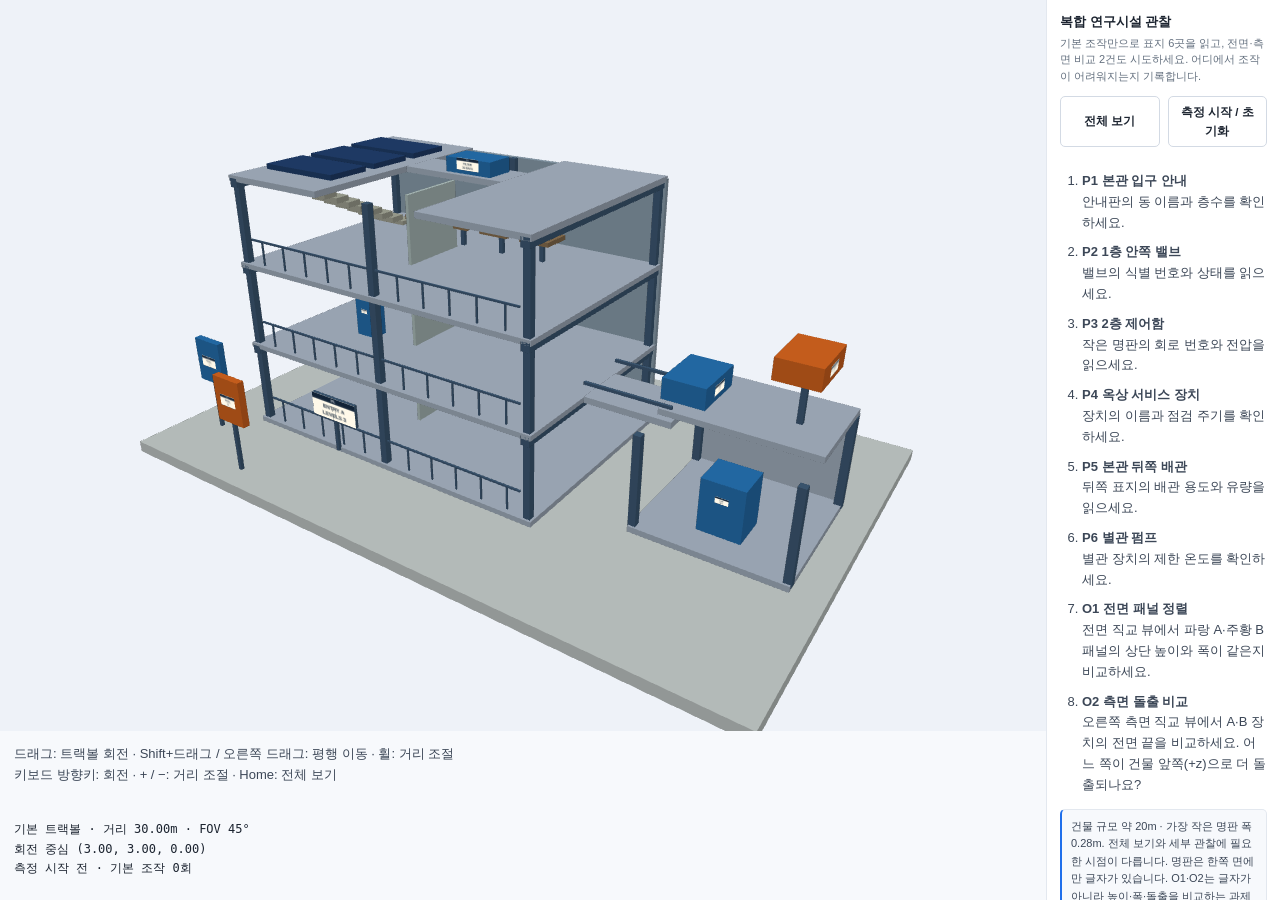
<file: week4/baseline/index.html>
<!doctype html>
<html lang="ko">
  <head>
    <meta charset="utf-8" />
    <meta name="viewport" content="width=device-width, initial-scale=1" />
    <title>복합 연구시설 — 기본 트랙볼 뷰어</title>
    <link rel="stylesheet" href="demo.css" />
    <style>
      .wrap {
        grid-template-columns: minmax(0, 1fr) 18rem;
        height: 100vh;
        height: 100dvh;
        min-height: 500px;
      }
      .stage {
        display: grid;
        grid-template-rows: minmax(240px, 1fr) auto auto;
        align-items: stretch;
        justify-content: stretch;
        min-height: 0;
        overflow: auto;
      }
      .viewport {
        position: relative;
        min-height: 0;
      }
      .stage canvas {
        position: absolute;
        inset: 0;
        display: block;
        width: 100%;
        height: 100%;
        max-height: none;
        cursor: grab;
      }
      canvas:focus-visible {
        outline: 2px solid var(--d-accent);
        outline-offset: -2px;
      }
      .readings {
        padding: 10px 14px;
        white-space: pre-wrap;
        font: 12px/1.6 monospace;
        color: var(--d-ink);
      }
      .instructions {
        padding: 0 14px;
      }
      .tasks {
        padding-left: 22px;
      }
      .tasks li {
        margin: 9px 0;
      }
      .actions {
        display: flex;
        gap: 8px;
        flex-wrap: wrap;
      }
      .actions button {
        flex: 1;
      }
      @media (max-width: 900px) {
        .wrap {
          display: block;
          height: auto;
        }
        .panel {
          border-left: 0;
          max-height: none;
        }
        .stage {
          height: 100vh;
          height: 100dvh;
          min-height: 500px;
        }
      }
    </style>
  </head>
  <body>
    <div class="wrap">
      <div class="stage">
        <div class="viewport">
          <canvas
            id="cv"
            tabindex="0"
            aria-label="다층 연구시설의 3차원 모델. 드래그로 회전, Shift 드래그로 이동, 휠로 확대"
            >WebGL2를 지원하는 브라우저에서 실행하세요.</canvas
          >
        </div>
        <p class="instructions">
          드래그: 트랙볼 회전 · Shift+드래그 / 오른쪽 드래그: 평행 이동 · 휠:
          거리 조절<br />키보드 방향키: 회전 · + / −: 거리 조절 · Home: 전체
          보기
        </p>
        <pre class="readings" id="readings"></pre>
      </div>
      <div class="panel">
        <h1>복합 연구시설 관찰</h1>
        <p class="sub">
          기본 조작만으로 표지 6곳을 읽고, 전면·측면 비교 2건도 시도하세요.
          어디에서 조작이 어려워지는지 기록합니다.
        </p>
        <div class="actions">
          <button class="btn" id="home" type="button">전체 보기</button
          ><button class="btn" id="measure" type="button">
            측정 시작 / 초기화
          </button>
        </div>
        <ol class="tasks" id="tasks"></ol>
        <div id="student-ui"></div>
        <p class="note">
          건물 규모 약 20m · 가장 작은 명판 폭 0.28m. 전체 보기와 세부 관찰에
          필요한 시점이 다릅니다. 명판은 한쪽 면에만 글자가 있습니다. O1·O2는
          글자가 아니라 높이·폭·돌출을 비교하는 과제입니다.
        </p>
      </div>
    </div>
    <script src="demo.js"></script>
    <script src="d04-inspection-model.js?v=3f1b6bc733"></script>
    <script src="d04-inspection-controls.js"></script>
    <script src="d04-inspection-viewer.js?v=8a4c2fbf62"></script>
    <script src="d04-inspection-student.js?v=e71bc4da3b"></script>
  </body>
</html>
</file>
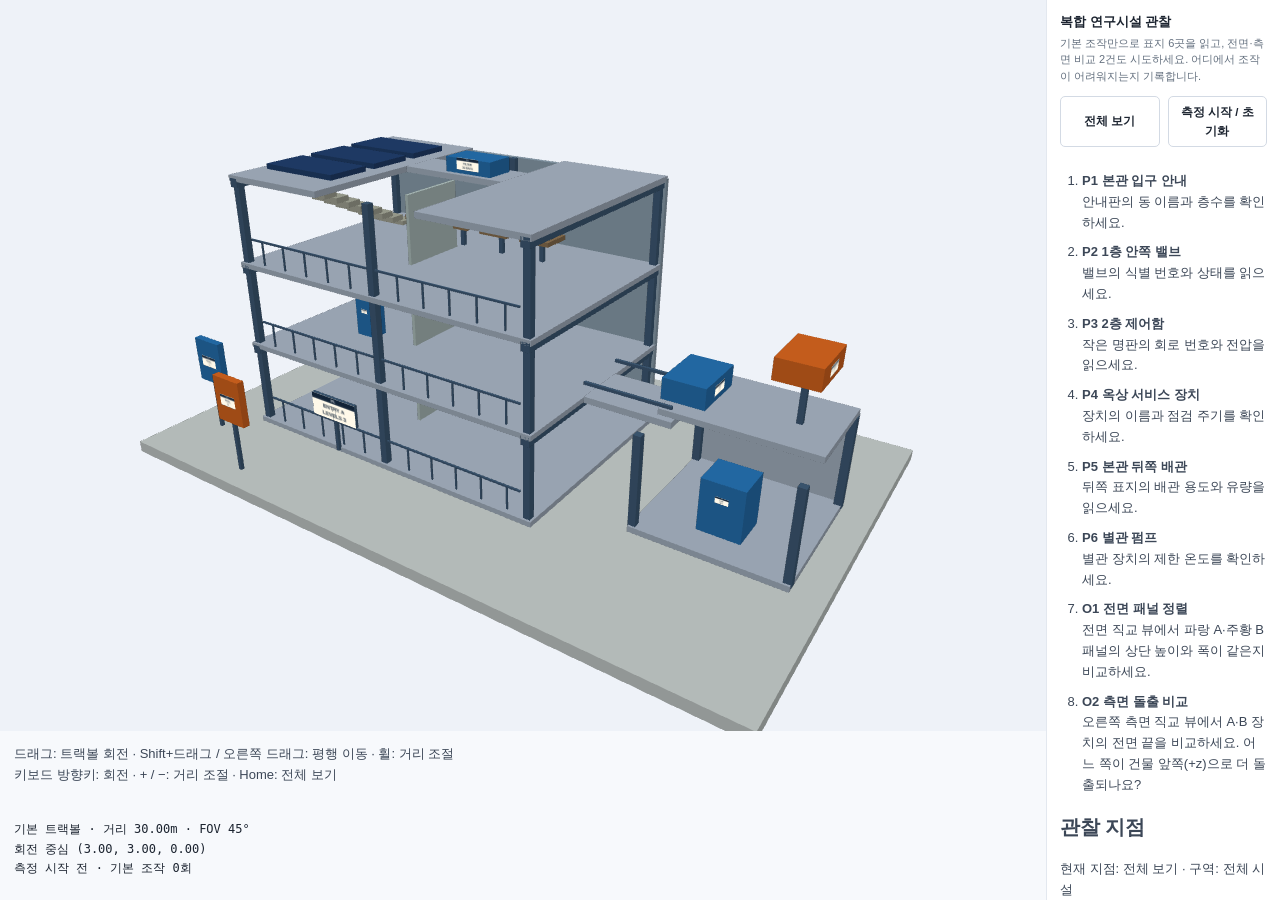
<file: week4/improved/index.html>
<!doctype html>
<html lang="ko">
  <head>
    <meta charset="utf-8" />
    <meta name="viewport" content="width=device-width, initial-scale=1" />
    <title>복합 연구시설 — 기본 트랙볼 뷰어</title>
    <link rel="stylesheet" href="demo.css" />
    <style>
      .wrap {
        grid-template-columns: minmax(0, 1fr) 18rem;
        height: 100vh;
        height: 100dvh;
        min-height: 500px;
      }
      .stage {
        display: grid;
        grid-template-rows: minmax(240px, 1fr) auto auto;
        align-items: stretch;
        justify-content: stretch;
        min-height: 0;
        overflow: auto;
      }
      .viewport {
        position: relative;
        min-height: 0;
      }
      .stage canvas {
        position: absolute;
        inset: 0;
        display: block;
        width: 100%;
        height: 100%;
        max-height: none;
        cursor: grab;
      }
      canvas:focus-visible {
        outline: 2px solid var(--d-accent);
        outline-offset: -2px;
      }
      .readings {
        padding: 10px 14px;
        white-space: pre-wrap;
        font: 12px/1.6 monospace;
        color: var(--d-ink);
      }
      .instructions {
        padding: 0 14px;
      }
      .tasks {
        padding-left: 22px;
      }
      .tasks li {
        margin: 9px 0;
      }
      .actions {
        display: flex;
        gap: 8px;
        flex-wrap: wrap;
      }
      .actions button {
        flex: 1;
      }
      @media (max-width: 900px) {
        .wrap {
          display: block;
          height: auto;
        }
        .panel {
          border-left: 0;
          max-height: none;
        }
        .stage {
          height: 100vh;
          height: 100dvh;
          min-height: 500px;
        }
      }
    </style>
  </head>
  <body>
    <div class="wrap">
      <div class="stage">
        <div class="viewport">
          <canvas
            id="cv"
            tabindex="0"
            aria-label="다층 연구시설의 3차원 모델. 드래그로 회전, Shift 드래그로 이동, 휠로 확대"
            >WebGL2를 지원하는 브라우저에서 실행하세요.</canvas
          >
        </div>
        <p class="instructions">
          드래그: 트랙볼 회전 · Shift+드래그 / 오른쪽 드래그: 평행 이동 · 휠:
          거리 조절<br />키보드 방향키: 회전 · + / −: 거리 조절 · Home: 전체
          보기
        </p>
        <pre class="readings" id="readings"></pre>
      </div>
      <div class="panel">
        <h1>복합 연구시설 관찰</h1>
        <p class="sub">
          기본 조작만으로 표지 6곳을 읽고, 전면·측면 비교 2건도 시도하세요.
          어디에서 조작이 어려워지는지 기록합니다.
        </p>
        <div class="actions">
          <button class="btn" id="home" type="button">전체 보기</button
          ><button class="btn" id="measure" type="button">
            측정 시작 / 초기화
          </button>
        </div>
        <ol class="tasks" id="tasks"></ol>
        <div id="student-ui"></div>
        <p class="note">
          건물 규모 약 20m · 가장 작은 명판 폭 0.28m. 전체 보기와 세부 관찰에
          필요한 시점이 다릅니다. 명판은 한쪽 면에만 글자가 있습니다. O1·O2는
          글자가 아니라 높이·폭·돌출을 비교하는 과제입니다.
        </p>
      </div>
    </div>
    <script src="demo.js"></script>
    <script src="d04-inspection-model.js?v=3f1b6bc733"></script>
    <script src="d04-inspection-controls.js"></script>
    <script src="d04-inspection-viewer.js?v=8a4c2fbf62"></script>
    <script src="d04-inspection-student.js?v=20261123-1"></script>
  </body>
</html>
</file>
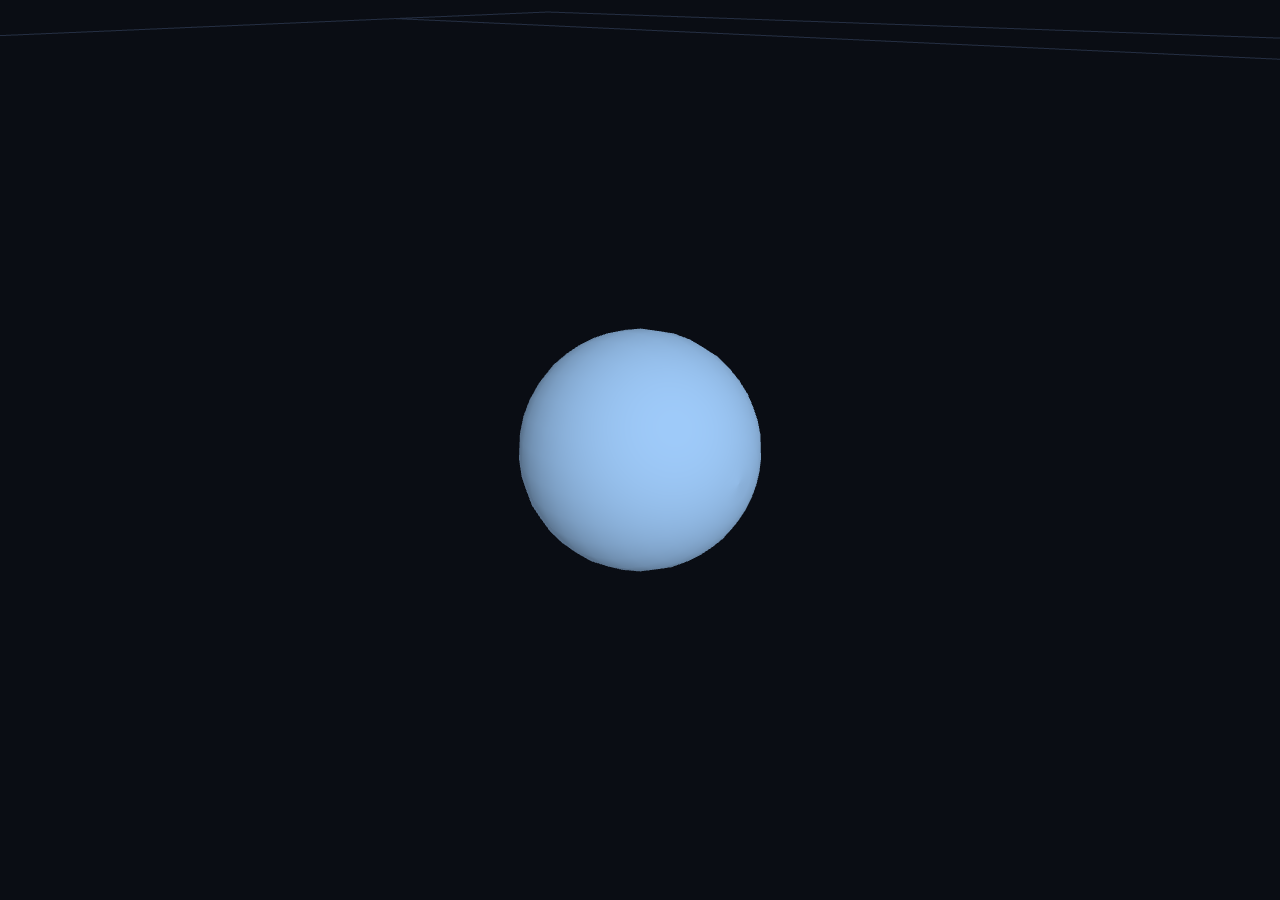
<file: week2/task1.html>
<!DOCTYPE html>
<html lang="ko">
<head>
<meta charset="utf-8">
<meta name="viewport" content="width=device-width, initial-scale=1">
<title>나만의 태양계 — 2주차 변환</title>
<style>
  html, body { margin: 0; height: 100%; overflow: hidden; background: #0a0d14; }
  canvas { display: block; width: 100vw; height: 100vh; touch-action: none; }
  #msg { position: fixed; inset: 0; display: grid; place-items: center;
         color: #e7ecf3; font: 15px/1.6 system-ui, sans-serif; padding: 2rem; text-align: center; }
  /* id 선택자가 브라우저 기본 [hidden] 규칙을 이기므로 여기서 다시 감춰 준다.
     이걸 빠뜨리면 보이지 않는 오버레이가 캔버스를 덮어 마우스가 먹지 않는다. */
  #msg[hidden] { display: none; }
</style>
</head>
<body>
<canvas id="cv"></canvas>
<div id="msg" hidden></div>

<script>
/* ============================================================================
   나만의 태양계 — 2주차 「변환 실습」에서 내보낸 코드
   ----------------------------------------------------------------------------
   이 파일은 실습 도구에서 직접 넣은 변환 값을 그대로 코드로 옮긴 것입니다.
   조작 UI 는 없고, 시간 t 가 자동으로 흘러가며 장면이 움직입니다.

   [읽는 순서]
     1. 내가 설계한 변환   ← 실습에서 입력한 값이 여기에 있습니다. 먼저 여기를 보세요
     2. 4x4 행렬 계산      ← 1번이 쓰는 도구
     3. 메시 만들기        ← 구와 인공위성 모양
     4. 셰이더            ← GPU 에게 주는 프로그램 (3주차에 배웁니다)
     5. 그리기 루프        ← 매 프레임 t 를 늘리고 다시 그린다

   [내 저장소에 올리기]
     이 파일을 저장소의 week2 폴더에 넣고 commit + push 하세요.
     GitHub Pages 를 켜 두었다면 아래 주소로 바로 열립니다.
       https://<username>.github.io/<저장소이름>/week2/task.html

   [조작]
     마우스 드래그 - 시점 회전 / 휠 - 확대 축소
   ============================================================================ */
'use strict';

/* ══════════════════════════════════════════════════════════════════════════
   1. 내가 설계한 변환
   ──────────────────────────────────────────────────────────────────────────
   각 함수는 시간 t 를 받아 그 물체의 4x4 모델 행렬을 돌려줍니다.
   실습 도구에서 위에서 아래로 놓았던 행렬을 순서대로 오른쪽에 곱합니다.
   즉 M = M1 · M2 · M3 이고, 정점에는 오른쪽 것부터 적용됩니다.
   ══════════════════════════════════════════════════════════════════════════ */

/* 도(degree)를 라디안으로 바꿉니다. 실습 도구의 deg() 와 같습니다. */
const deg = d => d * Math.PI / 180;

/* 지구 — 실습 도구에서 놓은 순서 그대로입니다 */
function earthMatrix(t) {
  let M = M4.identity(M4.create());
  // 변환 단계가 없습니다 — 단위행렬 그대로입니다
  return M;
}

/* 달 — 실습 도구에서 놓은 순서 그대로입니다 */
function moonMatrix(t) {
  let M = M4.identity(M4.create());
  M = M4.rotateZ(M, M, deg(t * 20));   // 회전 Rz(t*20도)
  M = M4.translate(M, M, [384400 / 6371, 0, 0]);   // 이동 T(384400/6371, 0, 0)
  M = M4.rotateZ(M, M, deg(180));   // 회전 Rz(180도)
  M = M4.scale(M, M, [1737.4 / 6371, 1737.4 / 6371, 1737.4 / 6371]);   // 크기(균등) 1737.4/6371배
  M = M4.translate(M, M, [0, 0, 0]);   // 이동 T(0, 0, 0)
  return M;
}

/* 인공위성 — 실습 도구에서 놓은 순서 그대로입니다 */
function satelliteMatrix(t) {
  let M = M4.identity(M4.create());
  M = M4.rotateZ(M, M, deg(t * 40));   // 회전 Rz(t*40도)
  M = M4.translate(M, M, [(6371 + 400) / 6371, 0, 0]);   // 이동 T((6371+400)/6371, 0, 0)
  M = M4.rotateZ(M, M, deg(180));   // 회전 Rz(180도)
  M = M4.scale(M, M, [109 / (6371000 * 5.2), 109 / (6371000 * 5.2), 109 / (6371000 * 5.2)]);   // 크기(균등) 109/(6371000*5.2)배
  return M;
}


/* 축의 표시 범위 — 실습 도구의 「축 범위」 값입니다. */
const RANGE = { x: 65, y: 65, z: 65 };

/* 물체 목록 — 색과 모양, 그리고 위에서 정의한 변환 함수를 묶습니다. */
const OBJECTS = [
  { name: '지구', color: [0.35, 0.60, 0.95], shape: 'sphere', matrix: earthMatrix },
  { name: '달', color: [0.78, 0.78, 0.82], shape: 'sphere', matrix: moonMatrix },
  { name: '인공위성', color: [0.95, 0.72, 0.35], shape: 'satellite', matrix: satelliteMatrix },
];

/* 시간이 흐르는 속도와 되돌아가는 지점 (실습 도구와 같은 규칙) */
const T_SPEED = 0.5;
const T_MAX = 20;

/* ══════════════════════════════════════════════════════════════════════════
   2. 4x4 행렬 계산
   ──────────────────────────────────────────────────────────────────────────
   WebGL 은 행렬을 "열 우선(column-major)" 으로 받습니다.
   즉 배열의 앞 4개가 1열, 다음 4개가 2열입니다. m[12], m[13], m[14] 가 이동 성분입니다.
   ══════════════════════════════════════════════════════════════════════════ */
const M4 = {
  create: () => new Float32Array([1,0,0,0, 0,1,0,0, 0,0,1,0, 0,0,0,1]),
  identity: o => { o.set([1,0,0,0, 0,1,0,0, 0,0,1,0, 0,0,0,1]); return o; },

  /* o = a · b */
  multiply: (o, a, b) => {
    const r = new Float32Array(16);
    for (let c = 0; c < 4; c++)
      for (let row = 0; row < 4; row++) {
        let s = 0;
        for (let k = 0; k < 4; k++) s += a[k*4 + row] * b[c*4 + k];
        r[c*4 + row] = s;
      }
    o.set(r); return o;
  },

  translate: (o, a, v) => {
    const t = M4.identity(M4.create());
    t[12] = v[0]; t[13] = v[1]; t[14] = v[2];
    return M4.multiply(o, a, t);
  },
  scale: (o, a, v) => {
    const t = M4.identity(M4.create());
    t[0] = v[0]; t[5] = v[1]; t[10] = v[2];
    return M4.multiply(o, a, t);
  },
  rotateX: (o, a, r) => {
    const t = M4.identity(M4.create()), c = Math.cos(r), s = Math.sin(r);
    t[5] = c; t[6] = s; t[9] = -s; t[10] = c;
    return M4.multiply(o, a, t);
  },
  rotateY: (o, a, r) => {
    const t = M4.identity(M4.create()), c = Math.cos(r), s = Math.sin(r);
    t[0] = c; t[2] = -s; t[8] = s; t[10] = c;
    return M4.multiply(o, a, t);
  },
  rotateZ: (o, a, r) => {
    const t = M4.identity(M4.create()), c = Math.cos(r), s = Math.sin(r);
    t[0] = c; t[1] = s; t[4] = -s; t[5] = c;
    return M4.multiply(o, a, t);
  },

  /* 카메라 행렬 — eye 에서 center 를 바라본다 (4주차에 배웁니다) */
  lookAt: (o, eye, center, up) => {
    let zx = eye[0]-center[0], zy = eye[1]-center[1], zz = eye[2]-center[2];
    const zl = Math.hypot(zx, zy, zz) || 1; zx/=zl; zy/=zl; zz/=zl;
    let xx = up[1]*zz - up[2]*zy, xy = up[2]*zx - up[0]*zz, xz = up[0]*zy - up[1]*zx;
    const xl = Math.hypot(xx, xy, xz) || 1; xx/=xl; xy/=xl; xz/=xl;
    const yx = zy*xz - zz*xy, yy = zz*xx - zx*xz, yz = zx*xy - zy*xx;
    o.set([xx,yx,zx,0, xy,yy,zy,0, xz,yz,zz,0,
           -(xx*eye[0]+xy*eye[1]+xz*eye[2]),
           -(yx*eye[0]+yy*eye[1]+yz*eye[2]),
           -(zx*eye[0]+zy*eye[1]+zz*eye[2]), 1]);
    return o;
  },

  /* 원근 투영 행렬 (4주차에 배웁니다) */
  perspective: (o, fovy, aspect, near, far) => {
    const f = 1 / Math.tan(fovy/2), nf = 1 / (near - far);
    o.set([f/aspect,0,0,0, 0,f,0,0, 0,0,(far+near)*nf,-1, 0,0,2*far*near*nf,0]);
    return o;
  },

  /* 법선 행렬 = transpose(inverse(M)) 의 좌상단 3x3 (5주차 조명에서 씁니다) */
  normalFrom: m => {
    const a00=m[0],a01=m[1],a02=m[2], a10=m[4],a11=m[5],a12=m[6], a20=m[8],a21=m[9],a22=m[10];
    const b01 = a22*a11 - a12*a21, b11 = -a22*a10 + a12*a20, b21 = a21*a10 - a11*a20;
    let det = a00*b01 + a01*b11 + a02*b21;
    if (!det) return new Float32Array([1,0,0, 0,1,0, 0,0,1]);
    det = 1 / det;
    return new Float32Array([
      b01*det, (-a22*a01 + a02*a21)*det, ( a12*a01 - a02*a11)*det,
      b11*det, ( a22*a00 - a02*a20)*det, (-a12*a00 + a02*a10)*det,
      b21*det, (-a21*a00 + a01*a20)*det, ( a11*a00 - a01*a10)*det,
    ]);
  },
};

/* ══════════════════════════════════════════════════════════════════════════
   3. 메시 만들기 — 회전체
   ──────────────────────────────────────────────────────────────────────────
   (반지름, 높이) 점들을 y 축 둘레로 돌려서 삼각형을 만듭니다. 4주차에 자세히 배웁니다.
   ══════════════════════════════════════════════════════════════════════════ */
function revolution(profile, seg) {
  const pos = [], nrm = [], idx = [], rows = profile.length;
  for (let i = 0; i < rows; i++) {
    const r = profile[i][0], y = profile[i][1];
    const pp = profile[Math.max(i-1, 0)], pn = profile[Math.min(i+1, rows-1)];
    // 접선 (dr, dy) 를 +90도 돌린 (-dy, dr) 이 바깥을 향하는 법선이다
    const dr = pn[0]-pp[0], dy = pn[1]-pp[1];
    const nl = Math.hypot(dr, dy) || 1;
    const nr = -dy/nl, ny = dr/nl;
    for (let j = 0; j <= seg; j++) {
      const a = (j/seg) * Math.PI * 2, c = Math.cos(a), s = Math.sin(a);
      pos.push(r*c, y, r*s);
      nrm.push(nr*c, ny, nr*s);
    }
  }
  const stride = seg + 1;
  for (let i = 0; i < rows-1; i++)
    for (let j = 0; j < seg; j++) {
      const a = i*stride + j, b = a + stride;
      idx.push(a, b, a+1, a+1, b, b+1);
    }
  return { pos: new Float32Array(pos), nrm: new Float32Array(nrm), idx: new Uint16Array(idx) };
}

/* 구의 옆모습 — 반원 */
const sphereProfile = (R, steps) => {
  const p = [];
  for (let i = 0; i <= steps; i++) {
    const phi = Math.PI * (i/steps);
    p.push([R*Math.sin(phi), R*Math.cos(phi)]);
  }
  return p;
};
/* 원기둥의 옆모습 */
const cylinderProfile = (R, H) => [[0, H/2], [R, H/2], [R, -H/2], [0, -H/2]];

/* ══════════════════════════════════════════════════════════════════════════
   4. WebGL 준비와 셰이더
   ══════════════════════════════════════════════════════════════════════════ */
const cv = document.getElementById('cv');
const gl = cv.getContext('webgl2');
if (!gl) {
  const m = document.getElementById('msg');
  m.hidden = false;
  m.textContent = '이 브라우저에서는 WebGL2 를 쓸 수 없습니다. 최신 Chrome 또는 Edge 로 열어 주세요.';
  throw new Error('no webgl2');
}

/* 정점 셰이더 — 정점 하나하나에 대해 실행됩니다 */
const VS = `#version 300 es
layout(location=0) in vec3 aPos;
layout(location=1) in vec3 aNormal;
uniform mat4 uM, uVP;
uniform mat3 uN;
out vec3 vN;
void main(){
  vN = uN * aNormal;
  gl_Position = uVP * uM * vec4(aPos, 1.0);   // 여기가 M · v 입니다
}`;

/* 프래그먼트 셰이더 — 픽셀 하나하나에 대해 실행됩니다 */
const FS = `#version 300 es
precision highp float;
in vec3 vN;
uniform vec3 uColor;
out vec4 o;
void main(){
  float d = max(dot(normalize(vN), normalize(vec3(0.5, 0.8, 0.6))), 0.0);
  o = vec4(pow(uColor * (0.28 + 0.72*d), vec3(1.0/2.2)), 1.0);
}`;

/* 선(축과 격자)용 셰이더 */
const VSL = `#version 300 es
layout(location=0) in vec3 aPos;
uniform mat4 uVP, uM;
void main(){ gl_Position = uVP * uM * vec4(aPos, 1.0); }`;
const FSL = `#version 300 es
precision highp float;
uniform vec3 uColor;
out vec4 o;
void main(){ o = vec4(uColor, 1.0); }`;

function compile(type, src) {
  const s = gl.createShader(type);
  gl.shaderSource(s, src.trim());
  gl.compileShader(s);
  if (!gl.getShaderParameter(s, gl.COMPILE_STATUS)) throw new Error(gl.getShaderInfoLog(s));
  return s;
}
function program(vs, fs) {
  const p = gl.createProgram();
  gl.attachShader(p, compile(gl.VERTEX_SHADER, vs));
  gl.attachShader(p, compile(gl.FRAGMENT_SHADER, fs));
  gl.linkProgram(p);
  if (!gl.getProgramParameter(p, gl.LINK_STATUS)) throw new Error(gl.getProgramInfoLog(p));
  return p;
}
function uniforms(p, names) {
  const u = {};
  for (const n of names) u[n] = gl.getUniformLocation(p, n);
  return u;
}
function upload(m) {
  const vao = gl.createVertexArray();
  gl.bindVertexArray(vao);
  [['pos', 3, 0], ['nrm', 3, 1]].forEach(([key, size, loc]) => {
    if (!m[key]) return;
    const b = gl.createBuffer();
    gl.bindBuffer(gl.ARRAY_BUFFER, b);
    gl.bufferData(gl.ARRAY_BUFFER, m[key], gl.STATIC_DRAW);
    gl.enableVertexAttribArray(loc);
    gl.vertexAttribPointer(loc, size, gl.FLOAT, false, 0, 0);
  });
  const ib = gl.createBuffer();
  gl.bindBuffer(gl.ELEMENT_ARRAY_BUFFER, ib);
  gl.bufferData(gl.ELEMENT_ARRAY_BUFFER, m.idx, gl.STATIC_DRAW);
  gl.bindVertexArray(null);
  return { vao, count: m.idx.length };
}

const prog = program(VS, FS);
const U = uniforms(prog, ['uM', 'uVP', 'uN', 'uColor']);
const progL = program(VSL, FSL);
const UL = uniforms(progL, ['uM', 'uVP', 'uColor']);

const MESH = {
  sphere: upload(revolution(sphereProfile(1, 18), 28)),
  satBody: upload(revolution(cylinderProfile(0.6, 1.2), 12)),
  satPanel: upload({
    pos: new Float32Array([ 0.6,-1.6,-0.06, 2.6,-1.6,-0.06, 2.6,1.6,-0.06, 0.6,1.6,-0.06,
                            0.6,-1.6, 0.06, 2.6,-1.6, 0.06, 2.6,1.6, 0.06, 0.6,1.6, 0.06,
                           -0.6,-1.6,-0.06,-2.6,-1.6,-0.06,-2.6,1.6,-0.06,-0.6,1.6,-0.06,
                           -0.6,-1.6, 0.06,-2.6,-1.6, 0.06,-2.6,1.6, 0.06,-0.6,1.6, 0.06 ]),
    nrm: new Float32Array([ 0,0,-1, 0,0,-1, 0,0,-1, 0,0,-1,  0,0,1, 0,0,1, 0,0,1, 0,0,1,
                            0,0,-1, 0,0,-1, 0,0,-1, 0,0,-1,  0,0,1, 0,0,1, 0,0,1, 0,0,1 ]),
    idx: new Uint16Array([0,1,2,0,2,3, 4,6,5,4,7,6, 8,9,10,8,10,11, 12,14,13,12,15,14]),
  }),
};

/* 축과 격자용 선 버퍼 */
function lineBuf(cap) {
  const vao = gl.createVertexArray();
  gl.bindVertexArray(vao);
  const buf = gl.createBuffer();
  gl.bindBuffer(gl.ARRAY_BUFFER, buf);
  gl.bufferData(gl.ARRAY_BUFFER, cap*12, gl.DYNAMIC_DRAW);
  gl.enableVertexAttribArray(0);
  gl.vertexAttribPointer(0, 3, gl.FLOAT, false, 0, 0);
  gl.bindVertexArray(null);
  return { vao, buf, data: new Float32Array(cap*3), n: 0 };
}
function putLines(L, n) {
  gl.bindBuffer(gl.ARRAY_BUFFER, L.buf);
  gl.bufferSubData(gl.ARRAY_BUFFER, 0, L.data.subarray(0, n*3));
  L.n = n;
}
const IDENT = M4.identity(M4.create());
function drawLines(L, color, vp, m) {
  if (!L.n) return;
  gl.useProgram(progL);
  gl.uniformMatrix4fv(UL.uVP, false, vp);
  gl.uniformMatrix4fv(UL.uM, false, m || IDENT);
  gl.uniform3fv(UL.uColor, color);
  gl.bindVertexArray(L.vao);
  gl.drawArrays(gl.LINES, 0, L.n);
  gl.bindVertexArray(null);
}
const gridBuf = lineBuf(400), axesBuf = lineBuf(24);

/* ══════════════════════════════════════════════════════════════════════════
   5. 카메라 — 마우스로 돌려 보기
   ══════════════════════════════════════════════════════════════════════════ */
const cam = { yaw: 0.7, pitch: 0.42, dist: 9 };
let dragging = false, px = 0, py = 0;

cv.addEventListener('pointerdown', e => {
  dragging = true; px = e.clientX; py = e.clientY;
  cv.setPointerCapture(e.pointerId);            // 캔버스 밖으로 나가도 계속 따라온다
});
cv.addEventListener('pointermove', e => {
  if (!dragging) return;
  const k = Math.PI * 2 / cv.clientHeight;      // 화면 높이만큼 끌면 한 바퀴
  cam.yaw -= (e.clientX - px) * k;
  cam.pitch += (e.clientY - py) * k;
  cam.pitch = Math.max(-1.5, Math.min(1.5, cam.pitch));
  px = e.clientX; py = e.clientY;
});
const endDrag = e => { dragging = false; if (cv.hasPointerCapture(e.pointerId)) cv.releasePointerCapture(e.pointerId); };
cv.addEventListener('pointerup', endDrag);
cv.addEventListener('pointercancel', endDrag);
cv.addEventListener('wheel', e => {
  e.preventDefault();
  cam.dist = Math.max(0.5, Math.min(200, cam.dist * Math.exp(e.deltaY * 0.001)));
}, { passive: false });

/* z 축이 위인 좌표계입니다 (실습 도구와 같습니다) */
function cameraEye() {
  const cp = Math.cos(cam.pitch);
  return [cam.dist * cp * Math.cos(cam.yaw),
          cam.dist * cp * Math.sin(cam.yaw),
          cam.dist * Math.sin(cam.pitch)];
}

/* ══════════════════════════════════════════════════════════════════════════
   6. 그리기 루프 — 매 프레임 t 를 늘리고 다시 그린다
   ══════════════════════════════════════════════════════════════════════════ */
const vp = M4.create(), view = M4.create(), proj = M4.create();
let t = 0, last = performance.now();

function frame(now) {
  const dt = Math.min(0.05, (now - last) / 1000);
  last = now;

  // 시간 자동 증가 — T_MAX 에 닿으면 처음으로 되돌아간다
  t += dt * T_SPEED;
  if (t >= T_MAX) t = 0;

  // 캔버스 크기를 화면에 맞춘다
  const dpr = window.devicePixelRatio || 1;
  const w = Math.floor(cv.clientWidth * dpr), h = Math.floor(cv.clientHeight * dpr);
  if (cv.width !== w || cv.height !== h) { cv.width = w; cv.height = h; }
  gl.viewport(0, 0, cv.width, cv.height);

  gl.enable(gl.DEPTH_TEST);
  gl.clearColor(0.04, 0.05, 0.08, 1);
  gl.clear(gl.COLOR_BUFFER_BIT | gl.DEPTH_BUFFER_BIT);

  const rx = RANGE.x, ry = RANGE.y, rz = RANGE.z;
  const R = Math.max(rx, ry, rz);

  // 뷰 · 투영 행렬
  M4.lookAt(view, cameraEye(), [0,0,0], [0,0,1]);
  M4.perspective(proj, Math.PI/4, cv.width/cv.height, R*0.002, R*60);
  M4.multiply(vp, proj, view);

  // 격자와 축
  let k = 0;
  for (let i = 0; i <= 8; i++) {
    const u = -1 + 2*i/8;
    gridBuf.data.set([u*rx,-ry,0, u*rx,ry,0, -rx,u*ry,0, rx,u*ry,0], k);
    k += 12;
  }
  putLines(gridBuf, k/3);
  drawLines(gridBuf, [0.14,0.18,0.26], vp);
  axesBuf.data.set([-rx,0,0, rx,0,0,  0,-ry,0, 0,ry,0,  0,0,-rz, 0,0,rz]);
  putLines(axesBuf, 6);
  drawLines(axesBuf, [0.34,0.40,0.50], vp);

  // 물체 — 여기서 1번에서 만든 변환 함수를 부릅니다
  gl.useProgram(prog);
  gl.uniformMatrix4fv(U.uVP, false, vp);
  for (const o of OBJECTS) {
    const M = o.matrix(t);                       // ← 내가 설계한 변환
    gl.uniformMatrix4fv(U.uM, false, M);
    gl.uniformMatrix3fv(U.uN, false, M4.normalFrom(M));
    gl.uniform3fv(U.uColor, o.color);
    if (o.shape === 'satellite') {
      gl.bindVertexArray(MESH.satBody.vao);
      gl.drawElements(gl.TRIANGLES, MESH.satBody.count, gl.UNSIGNED_SHORT, 0);
      gl.uniform3f(U.uColor, 0.28, 0.36, 0.62);
      gl.bindVertexArray(MESH.satPanel.vao);
      gl.drawElements(gl.TRIANGLES, MESH.satPanel.count, gl.UNSIGNED_SHORT, 0);
    } else {
      gl.bindVertexArray(MESH.sphere.vao);
      gl.drawElements(gl.TRIANGLES, MESH.sphere.count, gl.UNSIGNED_SHORT, 0);
    }
  }
  gl.bindVertexArray(null);

  requestAnimationFrame(frame);
}
requestAnimationFrame(frame);
</script>
</body>
</html>
</file>
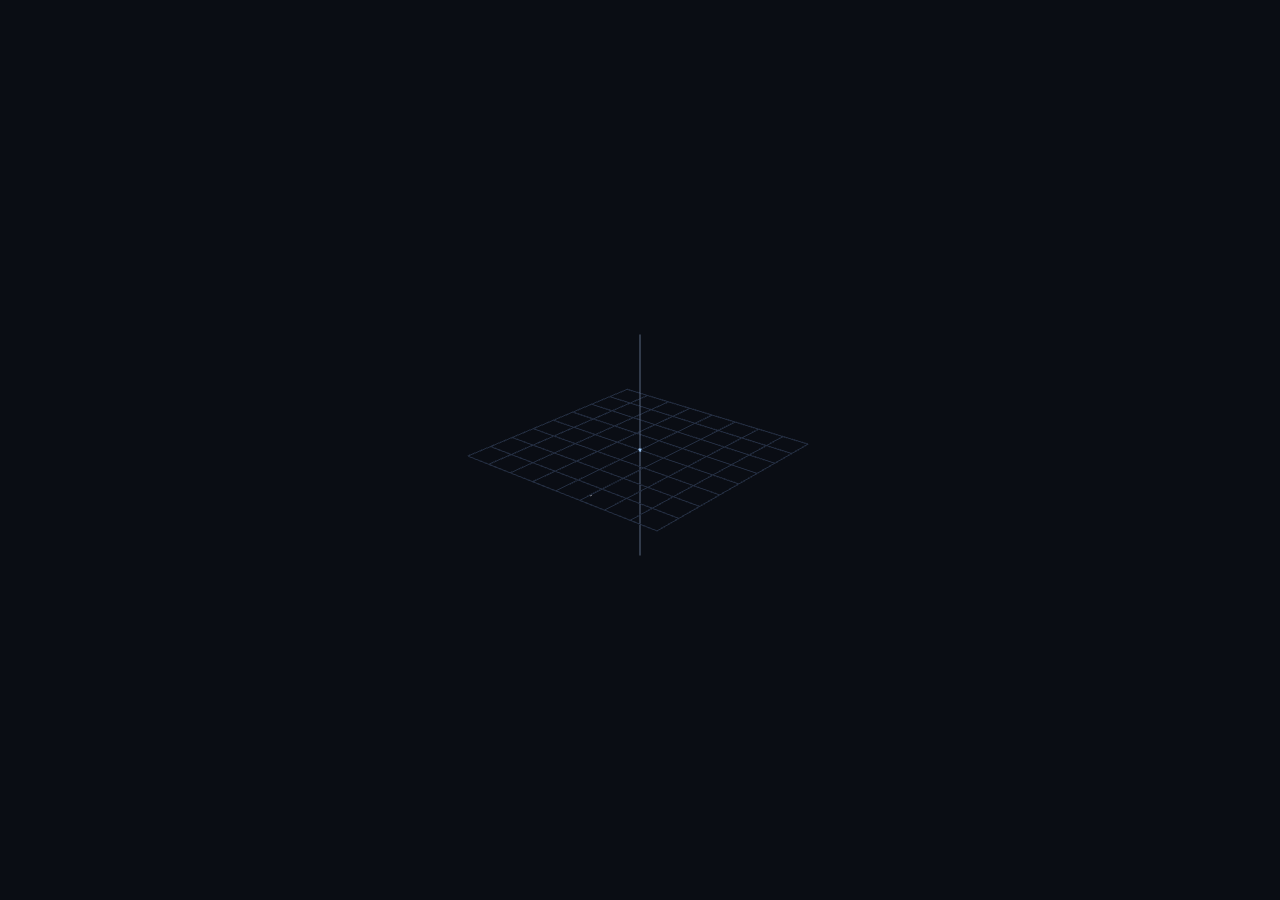
<file: week2/task2.html>
<!DOCTYPE html>
<html lang="ko">
<head>
<meta charset="utf-8">
<meta name="viewport" content="width=device-width, initial-scale=1">
<title>나만의 태양계 — 2주차 변환</title>
<style>
  html, body { margin: 0; height: 100%; overflow: hidden; background: #0a0d14; }
  canvas { display: block; width: 100vw; height: 100vh; touch-action: none; }
  #msg { position: fixed; inset: 0; display: grid; place-items: center;
         color: #e7ecf3; font: 15px/1.6 system-ui, sans-serif; padding: 2rem; text-align: center; }
  /* id 선택자가 브라우저 기본 [hidden] 규칙을 이기므로 여기서 다시 감춰 준다.
     이걸 빠뜨리면 보이지 않는 오버레이가 캔버스를 덮어 마우스가 먹지 않는다. */
  #msg[hidden] { display: none; }
</style>
</head>
<body>
<canvas id="cv"></canvas>
<div id="msg" hidden></div>

<script>
/* ============================================================================
   나만의 태양계 — 2주차 「변환 실습」에서 내보낸 코드
   ----------------------------------------------------------------------------
   이 파일은 실습 도구에서 직접 넣은 변환 값을 그대로 코드로 옮긴 것입니다.
   조작 UI 는 없고, 시간 t 가 자동으로 흘러가며 장면이 움직입니다.

   [읽는 순서]
     1. 내가 설계한 변환   ← 실습에서 입력한 값이 여기에 있습니다. 먼저 여기를 보세요
     2. 4x4 행렬 계산      ← 1번이 쓰는 도구
     3. 메시 만들기        ← 구와 인공위성 모양
     4. 셰이더            ← GPU 에게 주는 프로그램 (3주차에 배웁니다)
     5. 그리기 루프        ← 매 프레임 t 를 늘리고 다시 그린다

   [내 저장소에 올리기]
     이 파일을 저장소의 week2 폴더에 넣고 commit + push 하세요.
     GitHub Pages 를 켜 두었다면 아래 주소로 바로 열립니다.
       https://<username>.github.io/<저장소이름>/week2/task.html

   [조작]
     마우스 드래그 - 시점 회전 / 휠 - 확대 축소
   ============================================================================ */
'use strict';

/* ══════════════════════════════════════════════════════════════════════════
   1. 내가 설계한 변환
   ──────────────────────────────────────────────────────────────────────────
   각 함수는 시간 t 를 받아 그 물체의 4x4 모델 행렬을 돌려줍니다.
   실습 도구에서 위에서 아래로 놓았던 행렬을 순서대로 오른쪽에 곱합니다.
   즉 M = M1 · M2 · M3 이고, 정점에는 오른쪽 것부터 적용됩니다.
   ══════════════════════════════════════════════════════════════════════════ */

/* 도(degree)를 라디안으로 바꿉니다. 실습 도구의 deg() 와 같습니다. */
const deg = d => d * Math.PI / 180;

/* 지구 — 실습 도구에서 놓은 순서 그대로입니다 */
function earthMatrix(t) {
  let M = M4.identity(M4.create());
  M = M4.scale(M, M, [1 / 65, 1 / 65, 1 / 65]);   // 크기(균등) 1/65배
  return M;
}

/* 달 — 실습 도구에서 놓은 순서 그대로입니다 */
function moonMatrix(t) {
  let M = M4.identity(M4.create());
  M = M4.scale(M, M, [1 / 65, 1 / 65, 1 / 65]);   // 크기(균등) 1/65배
  M = M4.rotateZ(M, M, deg(t * 20));   // 회전 Rz(t*20도)
  M = M4.translate(M, M, [384400 / 6371, 0, 0]);   // 이동 T(384400/6371, 0, 0)
  M = M4.rotateZ(M, M, deg(180));   // 회전 Rz(180도)
  M = M4.scale(M, M, [1737.4 / 6371, 1737.4 / 6371, 1737.4 / 6371]);   // 크기(균등) 1737.4/6371배
  M = M4.translate(M, M, [0, 0, 0]);   // 이동 T(0, 0, 0)
  return M;
}

/* 인공위성 — 실습 도구에서 놓은 순서 그대로입니다 */
function satelliteMatrix(t) {
  let M = M4.identity(M4.create());
  M = M4.scale(M, M, [1 / 65, 1 / 65, 1 / 65]);   // 크기(균등) 1/65배
  M = M4.rotateZ(M, M, deg(t * 40));   // 회전 Rz(t*40도)
  M = M4.translate(M, M, [(6371 + 400) / 6371, 0, 0]);   // 이동 T((6371+400)/6371, 0, 0)
  M = M4.rotateZ(M, M, deg(180));   // 회전 Rz(180도)
  M = M4.scale(M, M, [109 / (6371000 * 5.2), 109 / (6371000 * 5.2), 109 / (6371000 * 5.2)]);   // 크기(균등) 109/(6371000*5.2)배
  return M;
}


/* 축의 표시 범위 — 실습 도구의 「축 범위」 값입니다. */
const RANGE = { x: 1, y: 1, z: 1 };

/* 물체 목록 — 색과 모양, 그리고 위에서 정의한 변환 함수를 묶습니다. */
const OBJECTS = [
  { name: '지구', color: [0.35, 0.60, 0.95], shape: 'sphere', matrix: earthMatrix },
  { name: '달', color: [0.78, 0.78, 0.82], shape: 'sphere', matrix: moonMatrix },
  { name: '인공위성', color: [0.95, 0.72, 0.35], shape: 'satellite', matrix: satelliteMatrix },
];

/* 시간이 흐르는 속도와 되돌아가는 지점 (실습 도구와 같은 규칙) */
const T_SPEED = 0.5;
const T_MAX = 20;

/* ══════════════════════════════════════════════════════════════════════════
   2. 4x4 행렬 계산
   ──────────────────────────────────────────────────────────────────────────
   WebGL 은 행렬을 "열 우선(column-major)" 으로 받습니다.
   즉 배열의 앞 4개가 1열, 다음 4개가 2열입니다. m[12], m[13], m[14] 가 이동 성분입니다.
   ══════════════════════════════════════════════════════════════════════════ */
const M4 = {
  create: () => new Float32Array([1,0,0,0, 0,1,0,0, 0,0,1,0, 0,0,0,1]),
  identity: o => { o.set([1,0,0,0, 0,1,0,0, 0,0,1,0, 0,0,0,1]); return o; },

  /* o = a · b */
  multiply: (o, a, b) => {
    const r = new Float32Array(16);
    for (let c = 0; c < 4; c++)
      for (let row = 0; row < 4; row++) {
        let s = 0;
        for (let k = 0; k < 4; k++) s += a[k*4 + row] * b[c*4 + k];
        r[c*4 + row] = s;
      }
    o.set(r); return o;
  },

  translate: (o, a, v) => {
    const t = M4.identity(M4.create());
    t[12] = v[0]; t[13] = v[1]; t[14] = v[2];
    return M4.multiply(o, a, t);
  },
  scale: (o, a, v) => {
    const t = M4.identity(M4.create());
    t[0] = v[0]; t[5] = v[1]; t[10] = v[2];
    return M4.multiply(o, a, t);
  },
  rotateX: (o, a, r) => {
    const t = M4.identity(M4.create()), c = Math.cos(r), s = Math.sin(r);
    t[5] = c; t[6] = s; t[9] = -s; t[10] = c;
    return M4.multiply(o, a, t);
  },
  rotateY: (o, a, r) => {
    const t = M4.identity(M4.create()), c = Math.cos(r), s = Math.sin(r);
    t[0] = c; t[2] = -s; t[8] = s; t[10] = c;
    return M4.multiply(o, a, t);
  },
  rotateZ: (o, a, r) => {
    const t = M4.identity(M4.create()), c = Math.cos(r), s = Math.sin(r);
    t[0] = c; t[1] = s; t[4] = -s; t[5] = c;
    return M4.multiply(o, a, t);
  },

  /* 카메라 행렬 — eye 에서 center 를 바라본다 (4주차에 배웁니다) */
  lookAt: (o, eye, center, up) => {
    let zx = eye[0]-center[0], zy = eye[1]-center[1], zz = eye[2]-center[2];
    const zl = Math.hypot(zx, zy, zz) || 1; zx/=zl; zy/=zl; zz/=zl;
    let xx = up[1]*zz - up[2]*zy, xy = up[2]*zx - up[0]*zz, xz = up[0]*zy - up[1]*zx;
    const xl = Math.hypot(xx, xy, xz) || 1; xx/=xl; xy/=xl; xz/=xl;
    const yx = zy*xz - zz*xy, yy = zz*xx - zx*xz, yz = zx*xy - zy*xx;
    o.set([xx,yx,zx,0, xy,yy,zy,0, xz,yz,zz,0,
           -(xx*eye[0]+xy*eye[1]+xz*eye[2]),
           -(yx*eye[0]+yy*eye[1]+yz*eye[2]),
           -(zx*eye[0]+zy*eye[1]+zz*eye[2]), 1]);
    return o;
  },

  /* 원근 투영 행렬 (4주차에 배웁니다) */
  perspective: (o, fovy, aspect, near, far) => {
    const f = 1 / Math.tan(fovy/2), nf = 1 / (near - far);
    o.set([f/aspect,0,0,0, 0,f,0,0, 0,0,(far+near)*nf,-1, 0,0,2*far*near*nf,0]);
    return o;
  },

  /* 법선 행렬 = transpose(inverse(M)) 의 좌상단 3x3 (5주차 조명에서 씁니다) */
  normalFrom: m => {
    const a00=m[0],a01=m[1],a02=m[2], a10=m[4],a11=m[5],a12=m[6], a20=m[8],a21=m[9],a22=m[10];
    const b01 = a22*a11 - a12*a21, b11 = -a22*a10 + a12*a20, b21 = a21*a10 - a11*a20;
    let det = a00*b01 + a01*b11 + a02*b21;
    if (!det) return new Float32Array([1,0,0, 0,1,0, 0,0,1]);
    det = 1 / det;
    return new Float32Array([
      b01*det, (-a22*a01 + a02*a21)*det, ( a12*a01 - a02*a11)*det,
      b11*det, ( a22*a00 - a02*a20)*det, (-a12*a00 + a02*a10)*det,
      b21*det, (-a21*a00 + a01*a20)*det, ( a11*a00 - a01*a10)*det,
    ]);
  },
};

/* ══════════════════════════════════════════════════════════════════════════
   3. 메시 만들기 — 회전체
   ──────────────────────────────────────────────────────────────────────────
   (반지름, 높이) 점들을 y 축 둘레로 돌려서 삼각형을 만듭니다. 4주차에 자세히 배웁니다.
   ══════════════════════════════════════════════════════════════════════════ */
function revolution(profile, seg) {
  const pos = [], nrm = [], idx = [], rows = profile.length;
  for (let i = 0; i < rows; i++) {
    const r = profile[i][0], y = profile[i][1];
    const pp = profile[Math.max(i-1, 0)], pn = profile[Math.min(i+1, rows-1)];
    // 접선 (dr, dy) 를 +90도 돌린 (-dy, dr) 이 바깥을 향하는 법선이다
    const dr = pn[0]-pp[0], dy = pn[1]-pp[1];
    const nl = Math.hypot(dr, dy) || 1;
    const nr = -dy/nl, ny = dr/nl;
    for (let j = 0; j <= seg; j++) {
      const a = (j/seg) * Math.PI * 2, c = Math.cos(a), s = Math.sin(a);
      pos.push(r*c, y, r*s);
      nrm.push(nr*c, ny, nr*s);
    }
  }
  const stride = seg + 1;
  for (let i = 0; i < rows-1; i++)
    for (let j = 0; j < seg; j++) {
      const a = i*stride + j, b = a + stride;
      idx.push(a, b, a+1, a+1, b, b+1);
    }
  return { pos: new Float32Array(pos), nrm: new Float32Array(nrm), idx: new Uint16Array(idx) };
}

/* 구의 옆모습 — 반원 */
const sphereProfile = (R, steps) => {
  const p = [];
  for (let i = 0; i <= steps; i++) {
    const phi = Math.PI * (i/steps);
    p.push([R*Math.sin(phi), R*Math.cos(phi)]);
  }
  return p;
};
/* 원기둥의 옆모습 */
const cylinderProfile = (R, H) => [[0, H/2], [R, H/2], [R, -H/2], [0, -H/2]];

/* ══════════════════════════════════════════════════════════════════════════
   4. WebGL 준비와 셰이더
   ══════════════════════════════════════════════════════════════════════════ */
const cv = document.getElementById('cv');
const gl = cv.getContext('webgl2');
if (!gl) {
  const m = document.getElementById('msg');
  m.hidden = false;
  m.textContent = '이 브라우저에서는 WebGL2 를 쓸 수 없습니다. 최신 Chrome 또는 Edge 로 열어 주세요.';
  throw new Error('no webgl2');
}

/* 정점 셰이더 — 정점 하나하나에 대해 실행됩니다 */
const VS = `#version 300 es
layout(location=0) in vec3 aPos;
layout(location=1) in vec3 aNormal;
uniform mat4 uM, uVP;
uniform mat3 uN;
out vec3 vN;
void main(){
  vN = uN * aNormal;
  gl_Position = uVP * uM * vec4(aPos, 1.0);   // 여기가 M · v 입니다
}`;

/* 프래그먼트 셰이더 — 픽셀 하나하나에 대해 실행됩니다 */
const FS = `#version 300 es
precision highp float;
in vec3 vN;
uniform vec3 uColor;
out vec4 o;
void main(){
  float d = max(dot(normalize(vN), normalize(vec3(0.5, 0.8, 0.6))), 0.0);
  o = vec4(pow(uColor * (0.28 + 0.72*d), vec3(1.0/2.2)), 1.0);
}`;

/* 선(축과 격자)용 셰이더 */
const VSL = `#version 300 es
layout(location=0) in vec3 aPos;
uniform mat4 uVP, uM;
void main(){ gl_Position = uVP * uM * vec4(aPos, 1.0); }`;
const FSL = `#version 300 es
precision highp float;
uniform vec3 uColor;
out vec4 o;
void main(){ o = vec4(uColor, 1.0); }`;

function compile(type, src) {
  const s = gl.createShader(type);
  gl.shaderSource(s, src.trim());
  gl.compileShader(s);
  if (!gl.getShaderParameter(s, gl.COMPILE_STATUS)) throw new Error(gl.getShaderInfoLog(s));
  return s;
}
function program(vs, fs) {
  const p = gl.createProgram();
  gl.attachShader(p, compile(gl.VERTEX_SHADER, vs));
  gl.attachShader(p, compile(gl.FRAGMENT_SHADER, fs));
  gl.linkProgram(p);
  if (!gl.getProgramParameter(p, gl.LINK_STATUS)) throw new Error(gl.getProgramInfoLog(p));
  return p;
}
function uniforms(p, names) {
  const u = {};
  for (const n of names) u[n] = gl.getUniformLocation(p, n);
  return u;
}
function upload(m) {
  const vao = gl.createVertexArray();
  gl.bindVertexArray(vao);
  [['pos', 3, 0], ['nrm', 3, 1]].forEach(([key, size, loc]) => {
    if (!m[key]) return;
    const b = gl.createBuffer();
    gl.bindBuffer(gl.ARRAY_BUFFER, b);
    gl.bufferData(gl.ARRAY_BUFFER, m[key], gl.STATIC_DRAW);
    gl.enableVertexAttribArray(loc);
    gl.vertexAttribPointer(loc, size, gl.FLOAT, false, 0, 0);
  });
  const ib = gl.createBuffer();
  gl.bindBuffer(gl.ELEMENT_ARRAY_BUFFER, ib);
  gl.bufferData(gl.ELEMENT_ARRAY_BUFFER, m.idx, gl.STATIC_DRAW);
  gl.bindVertexArray(null);
  return { vao, count: m.idx.length };
}

const prog = program(VS, FS);
const U = uniforms(prog, ['uM', 'uVP', 'uN', 'uColor']);
const progL = program(VSL, FSL);
const UL = uniforms(progL, ['uM', 'uVP', 'uColor']);

const MESH = {
  sphere: upload(revolution(sphereProfile(1, 18), 28)),
  satBody: upload(revolution(cylinderProfile(0.6, 1.2), 12)),
  satPanel: upload({
    pos: new Float32Array([ 0.6,-1.6,-0.06, 2.6,-1.6,-0.06, 2.6,1.6,-0.06, 0.6,1.6,-0.06,
                            0.6,-1.6, 0.06, 2.6,-1.6, 0.06, 2.6,1.6, 0.06, 0.6,1.6, 0.06,
                           -0.6,-1.6,-0.06,-2.6,-1.6,-0.06,-2.6,1.6,-0.06,-0.6,1.6,-0.06,
                           -0.6,-1.6, 0.06,-2.6,-1.6, 0.06,-2.6,1.6, 0.06,-0.6,1.6, 0.06 ]),
    nrm: new Float32Array([ 0,0,-1, 0,0,-1, 0,0,-1, 0,0,-1,  0,0,1, 0,0,1, 0,0,1, 0,0,1,
                            0,0,-1, 0,0,-1, 0,0,-1, 0,0,-1,  0,0,1, 0,0,1, 0,0,1, 0,0,1 ]),
    idx: new Uint16Array([0,1,2,0,2,3, 4,6,5,4,7,6, 8,9,10,8,10,11, 12,14,13,12,15,14]),
  }),
};

/* 축과 격자용 선 버퍼 */
function lineBuf(cap) {
  const vao = gl.createVertexArray();
  gl.bindVertexArray(vao);
  const buf = gl.createBuffer();
  gl.bindBuffer(gl.ARRAY_BUFFER, buf);
  gl.bufferData(gl.ARRAY_BUFFER, cap*12, gl.DYNAMIC_DRAW);
  gl.enableVertexAttribArray(0);
  gl.vertexAttribPointer(0, 3, gl.FLOAT, false, 0, 0);
  gl.bindVertexArray(null);
  return { vao, buf, data: new Float32Array(cap*3), n: 0 };
}
function putLines(L, n) {
  gl.bindBuffer(gl.ARRAY_BUFFER, L.buf);
  gl.bufferSubData(gl.ARRAY_BUFFER, 0, L.data.subarray(0, n*3));
  L.n = n;
}
const IDENT = M4.identity(M4.create());
function drawLines(L, color, vp, m) {
  if (!L.n) return;
  gl.useProgram(progL);
  gl.uniformMatrix4fv(UL.uVP, false, vp);
  gl.uniformMatrix4fv(UL.uM, false, m || IDENT);
  gl.uniform3fv(UL.uColor, color);
  gl.bindVertexArray(L.vao);
  gl.drawArrays(gl.LINES, 0, L.n);
  gl.bindVertexArray(null);
}
const gridBuf = lineBuf(400), axesBuf = lineBuf(24);

/* ══════════════════════════════════════════════════════════════════════════
   5. 카메라 — 마우스로 돌려 보기
   ══════════════════════════════════════════════════════════════════════════ */
const cam = { yaw: 0.7, pitch: 0.42, dist: 9 };
let dragging = false, px = 0, py = 0;

cv.addEventListener('pointerdown', e => {
  dragging = true; px = e.clientX; py = e.clientY;
  cv.setPointerCapture(e.pointerId);            // 캔버스 밖으로 나가도 계속 따라온다
});
cv.addEventListener('pointermove', e => {
  if (!dragging) return;
  const k = Math.PI * 2 / cv.clientHeight;      // 화면 높이만큼 끌면 한 바퀴
  cam.yaw -= (e.clientX - px) * k;
  cam.pitch += (e.clientY - py) * k;
  cam.pitch = Math.max(-1.5, Math.min(1.5, cam.pitch));
  px = e.clientX; py = e.clientY;
});
const endDrag = e => { dragging = false; if (cv.hasPointerCapture(e.pointerId)) cv.releasePointerCapture(e.pointerId); };
cv.addEventListener('pointerup', endDrag);
cv.addEventListener('pointercancel', endDrag);
cv.addEventListener('wheel', e => {
  e.preventDefault();
  cam.dist = Math.max(0.5, Math.min(200, cam.dist * Math.exp(e.deltaY * 0.001)));
}, { passive: false });

/* z 축이 위인 좌표계입니다 (실습 도구와 같습니다) */
function cameraEye() {
  const cp = Math.cos(cam.pitch);
  return [cam.dist * cp * Math.cos(cam.yaw),
          cam.dist * cp * Math.sin(cam.yaw),
          cam.dist * Math.sin(cam.pitch)];
}

/* ══════════════════════════════════════════════════════════════════════════
   6. 그리기 루프 — 매 프레임 t 를 늘리고 다시 그린다
   ══════════════════════════════════════════════════════════════════════════ */
const vp = M4.create(), view = M4.create(), proj = M4.create();
let t = 0, last = performance.now();

function frame(now) {
  const dt = Math.min(0.05, (now - last) / 1000);
  last = now;

  // 시간 자동 증가 — T_MAX 에 닿으면 처음으로 되돌아간다
  t += dt * T_SPEED;
  if (t >= T_MAX) t = 0;

  // 캔버스 크기를 화면에 맞춘다
  const dpr = window.devicePixelRatio || 1;
  const w = Math.floor(cv.clientWidth * dpr), h = Math.floor(cv.clientHeight * dpr);
  if (cv.width !== w || cv.height !== h) { cv.width = w; cv.height = h; }
  gl.viewport(0, 0, cv.width, cv.height);

  gl.enable(gl.DEPTH_TEST);
  gl.clearColor(0.04, 0.05, 0.08, 1);
  gl.clear(gl.COLOR_BUFFER_BIT | gl.DEPTH_BUFFER_BIT);

  const rx = RANGE.x, ry = RANGE.y, rz = RANGE.z;
  const R = Math.max(rx, ry, rz);

  // 뷰 · 투영 행렬
  M4.lookAt(view, cameraEye(), [0,0,0], [0,0,1]);
  M4.perspective(proj, Math.PI/4, cv.width/cv.height, R*0.002, R*60);
  M4.multiply(vp, proj, view);

  // 격자와 축
  let k = 0;
  for (let i = 0; i <= 8; i++) {
    const u = -1 + 2*i/8;
    gridBuf.data.set([u*rx,-ry,0, u*rx,ry,0, -rx,u*ry,0, rx,u*ry,0], k);
    k += 12;
  }
  putLines(gridBuf, k/3);
  drawLines(gridBuf, [0.14,0.18,0.26], vp);
  axesBuf.data.set([-rx,0,0, rx,0,0,  0,-ry,0, 0,ry,0,  0,0,-rz, 0,0,rz]);
  putLines(axesBuf, 6);
  drawLines(axesBuf, [0.34,0.40,0.50], vp);

  // 물체 — 여기서 1번에서 만든 변환 함수를 부릅니다
  gl.useProgram(prog);
  gl.uniformMatrix4fv(U.uVP, false, vp);
  for (const o of OBJECTS) {
    const M = o.matrix(t);                       // ← 내가 설계한 변환
    gl.uniformMatrix4fv(U.uM, false, M);
    gl.uniformMatrix3fv(U.uN, false, M4.normalFrom(M));
    gl.uniform3fv(U.uColor, o.color);
    if (o.shape === 'satellite') {
      gl.bindVertexArray(MESH.satBody.vao);
      gl.drawElements(gl.TRIANGLES, MESH.satBody.count, gl.UNSIGNED_SHORT, 0);
      gl.uniform3f(U.uColor, 0.28, 0.36, 0.62);
      gl.bindVertexArray(MESH.satPanel.vao);
      gl.drawElements(gl.TRIANGLES, MESH.satPanel.count, gl.UNSIGNED_SHORT, 0);
    } else {
      gl.bindVertexArray(MESH.sphere.vao);
      gl.drawElements(gl.TRIANGLES, MESH.sphere.count, gl.UNSIGNED_SHORT, 0);
    }
  }
  gl.bindVertexArray(null);

  requestAnimationFrame(frame);
}
requestAnimationFrame(frame);
</script>
</body>
</html>
</file>
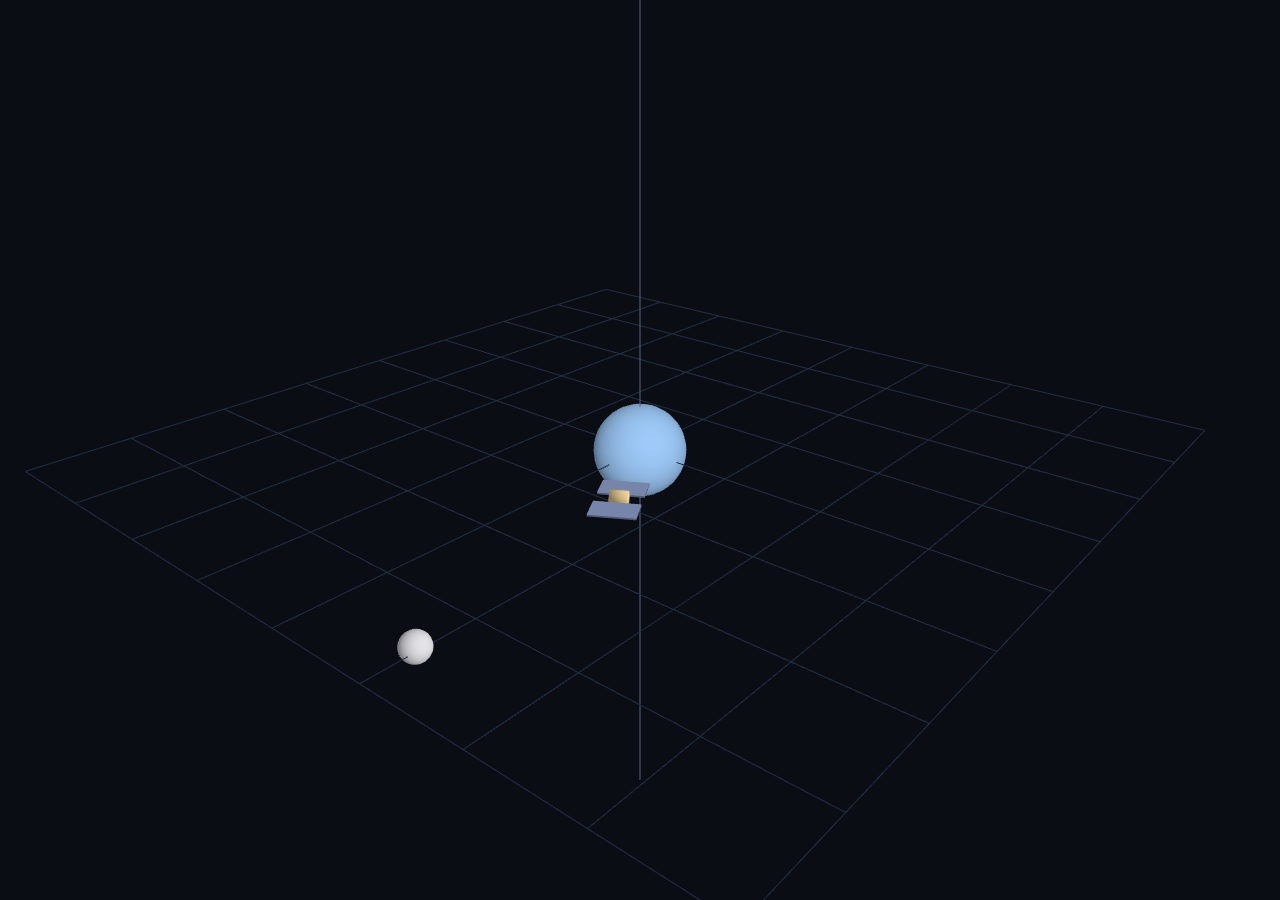
<file: week2/task3.html>
<!DOCTYPE html>
<html lang="ko">
<head>
<meta charset="utf-8">
<meta name="viewport" content="width=device-width, initial-scale=1">
<title>나만의 태양계 — 2주차 변환</title>
<style>
  html, body { margin: 0; height: 100%; overflow: hidden; background: #0a0d14; }
  canvas { display: block; width: 100vw; height: 100vh; touch-action: none; }
  #msg { position: fixed; inset: 0; display: grid; place-items: center;
         color: #e7ecf3; font: 15px/1.6 system-ui, sans-serif; padding: 2rem; text-align: center; }
  /* id 선택자가 브라우저 기본 [hidden] 규칙을 이기므로 여기서 다시 감춰 준다.
     이걸 빠뜨리면 보이지 않는 오버레이가 캔버스를 덮어 마우스가 먹지 않는다. */
  #msg[hidden] { display: none; }
</style>
</head>
<body>
<canvas id="cv"></canvas>
<div id="msg" hidden></div>

<script>
/* ============================================================================
   나만의 태양계 — 2주차 「변환 실습」에서 내보낸 코드
   ----------------------------------------------------------------------------
   이 파일은 실습 도구에서 직접 넣은 변환 값을 그대로 코드로 옮긴 것입니다.
   조작 UI 는 없고, 시간 t 가 자동으로 흘러가며 장면이 움직입니다.

   [읽는 순서]
     1. 내가 설계한 변환   ← 실습에서 입력한 값이 여기에 있습니다. 먼저 여기를 보세요
     2. 4x4 행렬 계산      ← 1번이 쓰는 도구
     3. 메시 만들기        ← 구와 인공위성 모양
     4. 셰이더            ← GPU 에게 주는 프로그램 (3주차에 배웁니다)
     5. 그리기 루프        ← 매 프레임 t 를 늘리고 다시 그린다

   [내 저장소에 올리기]
     이 파일을 저장소의 week2 폴더에 넣고 commit + push 하세요.
     GitHub Pages 를 켜 두었다면 아래 주소로 바로 열립니다.
       https://<username>.github.io/<저장소이름>/week2/task.html

   [조작]
     마우스 드래그 - 시점 회전 / 휠 - 확대 축소
   ============================================================================ */
'use strict';

/* ══════════════════════════════════════════════════════════════════════════
   1. 내가 설계한 변환
   ──────────────────────────────────────────────────────────────────────────
   각 함수는 시간 t 를 받아 그 물체의 4x4 모델 행렬을 돌려줍니다.
   실습 도구에서 위에서 아래로 놓았던 행렬을 순서대로 오른쪽에 곱합니다.
   즉 M = M1 · M2 · M3 이고, 정점에는 오른쪽 것부터 적용됩니다.
   ══════════════════════════════════════════════════════════════════════════ */

/* 도(degree)를 라디안으로 바꿉니다. 실습 도구의 deg() 와 같습니다. */
const deg = d => d * Math.PI / 180;

/* 지구 — 실습 도구에서 놓은 순서 그대로입니다 */
function earthMatrix(t) {
  let M = M4.identity(M4.create());
  M = M4.scale(M, M, [1 / 9, 1 / 9, 1 / 9]);   // 크기(균등) 1/9배 — 가장 먼 점(달) ≈ 8.43이 화면 안에 들어오도록
  return M;
}

/* 달 — 실습 도구에서 놓은 순서 그대로입니다 */
function moonMatrix(t) {
  let M = M4.identity(M4.create());
  M = M4.scale(M, M, [1 / 9, 1 / 9, 1 / 9]);   // 크기(균등) 1/9배 — 가장 먼 점(달) ≈ 8.43이 화면 안에 들어오도록
  M = M4.rotateZ(M, M, deg(t * 20));   // 회전 Rz(t*20도)
  M = M4.translate(M, M, [1 + 2 * Math.log10(1 + (384400 - 6371) / 100), 0, 0]);   // 이동 T(≈8.155, 0, 0) — 로그 거리: 1 + 2·log10(1 + 고도km/100)
  M = M4.rotateZ(M, M, deg(180));   // 회전 Rz(180도)
  M = M4.scale(M, M, [1737.4 / 6371, 1737.4 / 6371, 1737.4 / 6371]);   // 크기(균등) 0.273배 — 지구:달 실제 크기 비율 유지
  return M;
}

/* 인공위성 — 실습 도구에서 놓은 순서 그대로입니다 */
function satelliteMatrix(t) {
  let M = M4.identity(M4.create());
  M = M4.scale(M, M, [1 / 9, 1 / 9, 1 / 9]);   // 크기(균등) 1/9배 — 가장 먼 점(달) ≈ 8.43이 화면 안에 들어오도록
  M = M4.rotateZ(M, M, deg(t * 40));   // 회전 Rz(t*40도)
  M = M4.translate(M, M, [1 + 2 * Math.log10(1 + 400 / 100), 0, 0]);   // 이동 T(≈2.398, 0, 0) — 로그 거리: 1 + 2·log10(1 + 고도km/100)
  M = M4.rotateZ(M, M, deg(180));   // 회전 Rz(180도)
  M = M4.scale(M, M, [0.3, 0.3, 0.3]);   // 크기(균등) 0.3배 — 폭 1.56으로 과장(화면에서 보이도록), 패널 범위 1.62~3.18이라 지구(반지름 1)와 겹치지 않음
  return M;
}


/* 축의 표시 범위 — 실습 도구의 「축 범위」 값입니다. */
const RANGE = { x: 1, y: 1, z: 1 };

/* 물체 목록 — 색과 모양, 그리고 위에서 정의한 변환 함수를 묶습니다. */
const OBJECTS = [
  { name: '지구', color: [0.35, 0.60, 0.95], shape: 'sphere', matrix: earthMatrix },
  { name: '달', color: [0.78, 0.78, 0.82], shape: 'sphere', matrix: moonMatrix },
  { name: '인공위성', color: [0.95, 0.72, 0.35], shape: 'satellite', matrix: satelliteMatrix },
];

/* 시간이 흐르는 속도와 되돌아가는 지점 (실습 도구와 같은 규칙) */
const T_SPEED = 0.5;
const T_MAX = 20;

/* ══════════════════════════════════════════════════════════════════════════
   2. 4x4 행렬 계산
   ──────────────────────────────────────────────────────────────────────────
   WebGL 은 행렬을 "열 우선(column-major)" 으로 받습니다.
   즉 배열의 앞 4개가 1열, 다음 4개가 2열입니다. m[12], m[13], m[14] 가 이동 성분입니다.
   ══════════════════════════════════════════════════════════════════════════ */
const M4 = {
  create: () => new Float32Array([1,0,0,0, 0,1,0,0, 0,0,1,0, 0,0,0,1]),
  identity: o => { o.set([1,0,0,0, 0,1,0,0, 0,0,1,0, 0,0,0,1]); return o; },

  /* o = a · b */
  multiply: (o, a, b) => {
    const r = new Float32Array(16);
    for (let c = 0; c < 4; c++)
      for (let row = 0; row < 4; row++) {
        let s = 0;
        for (let k = 0; k < 4; k++) s += a[k*4 + row] * b[c*4 + k];
        r[c*4 + row] = s;
      }
    o.set(r); return o;
  },

  translate: (o, a, v) => {
    const t = M4.identity(M4.create());
    t[12] = v[0]; t[13] = v[1]; t[14] = v[2];
    return M4.multiply(o, a, t);
  },
  scale: (o, a, v) => {
    const t = M4.identity(M4.create());
    t[0] = v[0]; t[5] = v[1]; t[10] = v[2];
    return M4.multiply(o, a, t);
  },
  rotateX: (o, a, r) => {
    const t = M4.identity(M4.create()), c = Math.cos(r), s = Math.sin(r);
    t[5] = c; t[6] = s; t[9] = -s; t[10] = c;
    return M4.multiply(o, a, t);
  },
  rotateY: (o, a, r) => {
    const t = M4.identity(M4.create()), c = Math.cos(r), s = Math.sin(r);
    t[0] = c; t[2] = -s; t[8] = s; t[10] = c;
    return M4.multiply(o, a, t);
  },
  rotateZ: (o, a, r) => {
    const t = M4.identity(M4.create()), c = Math.cos(r), s = Math.sin(r);
    t[0] = c; t[1] = s; t[4] = -s; t[5] = c;
    return M4.multiply(o, a, t);
  },

  /* 카메라 행렬 — eye 에서 center 를 바라본다 (4주차에 배웁니다) */
  lookAt: (o, eye, center, up) => {
    let zx = eye[0]-center[0], zy = eye[1]-center[1], zz = eye[2]-center[2];
    const zl = Math.hypot(zx, zy, zz) || 1; zx/=zl; zy/=zl; zz/=zl;
    let xx = up[1]*zz - up[2]*zy, xy = up[2]*zx - up[0]*zz, xz = up[0]*zy - up[1]*zx;
    const xl = Math.hypot(xx, xy, xz) || 1; xx/=xl; xy/=xl; xz/=xl;
    const yx = zy*xz - zz*xy, yy = zz*xx - zx*xz, yz = zx*xy - zy*xx;
    o.set([xx,yx,zx,0, xy,yy,zy,0, xz,yz,zz,0,
           -(xx*eye[0]+xy*eye[1]+xz*eye[2]),
           -(yx*eye[0]+yy*eye[1]+yz*eye[2]),
           -(zx*eye[0]+zy*eye[1]+zz*eye[2]), 1]);
    return o;
  },

  /* 원근 투영 행렬 (4주차에 배웁니다) */
  perspective: (o, fovy, aspect, near, far) => {
    const f = 1 / Math.tan(fovy/2), nf = 1 / (near - far);
    o.set([f/aspect,0,0,0, 0,f,0,0, 0,0,(far+near)*nf,-1, 0,0,2*far*near*nf,0]);
    return o;
  },

  /* 법선 행렬 = transpose(inverse(M)) 의 좌상단 3x3 (5주차 조명에서 씁니다) */
  normalFrom: m => {
    const a00=m[0],a01=m[1],a02=m[2], a10=m[4],a11=m[5],a12=m[6], a20=m[8],a21=m[9],a22=m[10];
    const b01 = a22*a11 - a12*a21, b11 = -a22*a10 + a12*a20, b21 = a21*a10 - a11*a20;
    let det = a00*b01 + a01*b11 + a02*b21;
    if (!det) return new Float32Array([1,0,0, 0,1,0, 0,0,1]);
    det = 1 / det;
    return new Float32Array([
      b01*det, (-a22*a01 + a02*a21)*det, ( a12*a01 - a02*a11)*det,
      b11*det, ( a22*a00 - a02*a20)*det, (-a12*a00 + a02*a10)*det,
      b21*det, (-a21*a00 + a01*a20)*det, ( a11*a00 - a01*a10)*det,
    ]);
  },
};

/* ══════════════════════════════════════════════════════════════════════════
   3. 메시 만들기 — 회전체
   ──────────────────────────────────────────────────────────────────────────
   (반지름, 높이) 점들을 y 축 둘레로 돌려서 삼각형을 만듭니다. 4주차에 자세히 배웁니다.
   ══════════════════════════════════════════════════════════════════════════ */
function revolution(profile, seg) {
  const pos = [], nrm = [], idx = [], rows = profile.length;
  for (let i = 0; i < rows; i++) {
    const r = profile[i][0], y = profile[i][1];
    const pp = profile[Math.max(i-1, 0)], pn = profile[Math.min(i+1, rows-1)];
    // 접선 (dr, dy) 를 +90도 돌린 (-dy, dr) 이 바깥을 향하는 법선이다
    const dr = pn[0]-pp[0], dy = pn[1]-pp[1];
    const nl = Math.hypot(dr, dy) || 1;
    const nr = -dy/nl, ny = dr/nl;
    for (let j = 0; j <= seg; j++) {
      const a = (j/seg) * Math.PI * 2, c = Math.cos(a), s = Math.sin(a);
      pos.push(r*c, y, r*s);
      nrm.push(nr*c, ny, nr*s);
    }
  }
  const stride = seg + 1;
  for (let i = 0; i < rows-1; i++)
    for (let j = 0; j < seg; j++) {
      const a = i*stride + j, b = a + stride;
      idx.push(a, b, a+1, a+1, b, b+1);
    }
  return { pos: new Float32Array(pos), nrm: new Float32Array(nrm), idx: new Uint16Array(idx) };
}

/* 구의 옆모습 — 반원 */
const sphereProfile = (R, steps) => {
  const p = [];
  for (let i = 0; i <= steps; i++) {
    const phi = Math.PI * (i/steps);
    p.push([R*Math.sin(phi), R*Math.cos(phi)]);
  }
  return p;
};
/* 원기둥의 옆모습 */
const cylinderProfile = (R, H) => [[0, H/2], [R, H/2], [R, -H/2], [0, -H/2]];

/* ══════════════════════════════════════════════════════════════════════════
   4. WebGL 준비와 셰이더
   ══════════════════════════════════════════════════════════════════════════ */
const cv = document.getElementById('cv');
const gl = cv.getContext('webgl2');
if (!gl) {
  const m = document.getElementById('msg');
  m.hidden = false;
  m.textContent = '이 브라우저에서는 WebGL2 를 쓸 수 없습니다. 최신 Chrome 또는 Edge 로 열어 주세요.';
  throw new Error('no webgl2');
}

/* 정점 셰이더 — 정점 하나하나에 대해 실행됩니다 */
const VS = `#version 300 es
layout(location=0) in vec3 aPos;
layout(location=1) in vec3 aNormal;
uniform mat4 uM, uVP;
uniform mat3 uN;
out vec3 vN;
void main(){
  vN = uN * aNormal;
  gl_Position = uVP * uM * vec4(aPos, 1.0);   // 여기가 M · v 입니다
}`;

/* 프래그먼트 셰이더 — 픽셀 하나하나에 대해 실행됩니다 */
const FS = `#version 300 es
precision highp float;
in vec3 vN;
uniform vec3 uColor;
out vec4 o;
void main(){
  float d = max(dot(normalize(vN), normalize(vec3(0.5, 0.8, 0.6))), 0.0);
  o = vec4(pow(uColor * (0.28 + 0.72*d), vec3(1.0/2.2)), 1.0);
}`;

/* 선(축과 격자)용 셰이더 */
const VSL = `#version 300 es
layout(location=0) in vec3 aPos;
uniform mat4 uVP, uM;
void main(){ gl_Position = uVP * uM * vec4(aPos, 1.0); }`;
const FSL = `#version 300 es
precision highp float;
uniform vec3 uColor;
out vec4 o;
void main(){ o = vec4(uColor, 1.0); }`;

function compile(type, src) {
  const s = gl.createShader(type);
  gl.shaderSource(s, src.trim());
  gl.compileShader(s);
  if (!gl.getShaderParameter(s, gl.COMPILE_STATUS)) throw new Error(gl.getShaderInfoLog(s));
  return s;
}
function program(vs, fs) {
  const p = gl.createProgram();
  gl.attachShader(p, compile(gl.VERTEX_SHADER, vs));
  gl.attachShader(p, compile(gl.FRAGMENT_SHADER, fs));
  gl.linkProgram(p);
  if (!gl.getProgramParameter(p, gl.LINK_STATUS)) throw new Error(gl.getProgramInfoLog(p));
  return p;
}
function uniforms(p, names) {
  const u = {};
  for (const n of names) u[n] = gl.getUniformLocation(p, n);
  return u;
}
function upload(m) {
  const vao = gl.createVertexArray();
  gl.bindVertexArray(vao);
  [['pos', 3, 0], ['nrm', 3, 1]].forEach(([key, size, loc]) => {
    if (!m[key]) return;
    const b = gl.createBuffer();
    gl.bindBuffer(gl.ARRAY_BUFFER, b);
    gl.bufferData(gl.ARRAY_BUFFER, m[key], gl.STATIC_DRAW);
    gl.enableVertexAttribArray(loc);
    gl.vertexAttribPointer(loc, size, gl.FLOAT, false, 0, 0);
  });
  const ib = gl.createBuffer();
  gl.bindBuffer(gl.ELEMENT_ARRAY_BUFFER, ib);
  gl.bufferData(gl.ELEMENT_ARRAY_BUFFER, m.idx, gl.STATIC_DRAW);
  gl.bindVertexArray(null);
  return { vao, count: m.idx.length };
}

const prog = program(VS, FS);
const U = uniforms(prog, ['uM', 'uVP', 'uN', 'uColor']);
const progL = program(VSL, FSL);
const UL = uniforms(progL, ['uM', 'uVP', 'uColor']);

const MESH = {
  sphere: upload(revolution(sphereProfile(1, 18), 28)),
  satBody: upload(revolution(cylinderProfile(0.6, 1.2), 12)),
  satPanel: upload({
    pos: new Float32Array([ 0.6,-1.6,-0.06, 2.6,-1.6,-0.06, 2.6,1.6,-0.06, 0.6,1.6,-0.06,
                            0.6,-1.6, 0.06, 2.6,-1.6, 0.06, 2.6,1.6, 0.06, 0.6,1.6, 0.06,
                           -0.6,-1.6,-0.06,-2.6,-1.6,-0.06,-2.6,1.6,-0.06,-0.6,1.6,-0.06,
                           -0.6,-1.6, 0.06,-2.6,-1.6, 0.06,-2.6,1.6, 0.06,-0.6,1.6, 0.06 ]),
    nrm: new Float32Array([ 0,0,-1, 0,0,-1, 0,0,-1, 0,0,-1,  0,0,1, 0,0,1, 0,0,1, 0,0,1,
                            0,0,-1, 0,0,-1, 0,0,-1, 0,0,-1,  0,0,1, 0,0,1, 0,0,1, 0,0,1 ]),
    idx: new Uint16Array([0,1,2,0,2,3, 4,6,5,4,7,6, 8,9,10,8,10,11, 12,14,13,12,15,14]),
  }),
};

/* 축과 격자용 선 버퍼 */
function lineBuf(cap) {
  const vao = gl.createVertexArray();
  gl.bindVertexArray(vao);
  const buf = gl.createBuffer();
  gl.bindBuffer(gl.ARRAY_BUFFER, buf);
  gl.bufferData(gl.ARRAY_BUFFER, cap*12, gl.DYNAMIC_DRAW);
  gl.enableVertexAttribArray(0);
  gl.vertexAttribPointer(0, 3, gl.FLOAT, false, 0, 0);
  gl.bindVertexArray(null);
  return { vao, buf, data: new Float32Array(cap*3), n: 0 };
}
function putLines(L, n) {
  gl.bindBuffer(gl.ARRAY_BUFFER, L.buf);
  gl.bufferSubData(gl.ARRAY_BUFFER, 0, L.data.subarray(0, n*3));
  L.n = n;
}
const IDENT = M4.identity(M4.create());
function drawLines(L, color, vp, m) {
  if (!L.n) return;
  gl.useProgram(progL);
  gl.uniformMatrix4fv(UL.uVP, false, vp);
  gl.uniformMatrix4fv(UL.uM, false, m || IDENT);
  gl.uniform3fv(UL.uColor, color);
  gl.bindVertexArray(L.vao);
  gl.drawArrays(gl.LINES, 0, L.n);
  gl.bindVertexArray(null);
}
const gridBuf = lineBuf(400), axesBuf = lineBuf(24);

/* ══════════════════════════════════════════════════════════════════════════
   5. 카메라 — 마우스로 돌려 보기
   ══════════════════════════════════════════════════════════════════════════ */
const cam = { yaw: 0.7, pitch: 0.42, dist: 2.6 };   // Task 3: 처음 화면에서 장면(반지름 ≈1)이 화면을 채우도록 카메라를 가깝게 (원래 9)
let dragging = false, px = 0, py = 0;

cv.addEventListener('pointerdown', e => {
  dragging = true; px = e.clientX; py = e.clientY;
  cv.setPointerCapture(e.pointerId);            // 캔버스 밖으로 나가도 계속 따라온다
});
cv.addEventListener('pointermove', e => {
  if (!dragging) return;
  const k = Math.PI * 2 / cv.clientHeight;      // 화면 높이만큼 끌면 한 바퀴
  cam.yaw -= (e.clientX - px) * k;
  cam.pitch += (e.clientY - py) * k;
  cam.pitch = Math.max(-1.5, Math.min(1.5, cam.pitch));
  px = e.clientX; py = e.clientY;
});
const endDrag = e => { dragging = false; if (cv.hasPointerCapture(e.pointerId)) cv.releasePointerCapture(e.pointerId); };
cv.addEventListener('pointerup', endDrag);
cv.addEventListener('pointercancel', endDrag);
cv.addEventListener('wheel', e => {
  e.preventDefault();
  cam.dist = Math.max(0.5, Math.min(200, cam.dist * Math.exp(e.deltaY * 0.001)));
}, { passive: false });

/* z 축이 위인 좌표계입니다 (실습 도구와 같습니다) */
function cameraEye() {
  const cp = Math.cos(cam.pitch);
  return [cam.dist * cp * Math.cos(cam.yaw),
          cam.dist * cp * Math.sin(cam.yaw),
          cam.dist * Math.sin(cam.pitch)];
}

/* ══════════════════════════════════════════════════════════════════════════
   6. 그리기 루프 — 매 프레임 t 를 늘리고 다시 그린다
   ══════════════════════════════════════════════════════════════════════════ */
const vp = M4.create(), view = M4.create(), proj = M4.create();
let t = 0, last = performance.now();

function frame(now) {
  const dt = Math.min(0.05, (now - last) / 1000);
  last = now;

  // 시간 자동 증가 — T_MAX 에 닿으면 처음으로 되돌아간다
  t += dt * T_SPEED;
  if (t >= T_MAX) t = 0;

  // 캔버스 크기를 화면에 맞춘다
  const dpr = window.devicePixelRatio || 1;
  const w = Math.floor(cv.clientWidth * dpr), h = Math.floor(cv.clientHeight * dpr);
  if (cv.width !== w || cv.height !== h) { cv.width = w; cv.height = h; }
  gl.viewport(0, 0, cv.width, cv.height);

  gl.enable(gl.DEPTH_TEST);
  gl.clearColor(0.04, 0.05, 0.08, 1);
  gl.clear(gl.COLOR_BUFFER_BIT | gl.DEPTH_BUFFER_BIT);

  const rx = RANGE.x, ry = RANGE.y, rz = RANGE.z;
  const R = Math.max(rx, ry, rz);

  // 뷰 · 투영 행렬
  M4.lookAt(view, cameraEye(), [0,0,0], [0,0,1]);
  M4.perspective(proj, Math.PI/4, cv.width/cv.height, R*0.002, R*60);
  M4.multiply(vp, proj, view);

  // 격자와 축
  let k = 0;
  for (let i = 0; i <= 8; i++) {
    const u = -1 + 2*i/8;
    gridBuf.data.set([u*rx,-ry,0, u*rx,ry,0, -rx,u*ry,0, rx,u*ry,0], k);
    k += 12;
  }
  putLines(gridBuf, k/3);
  drawLines(gridBuf, [0.14,0.18,0.26], vp);
  axesBuf.data.set([-rx,0,0, rx,0,0,  0,-ry,0, 0,ry,0,  0,0,-rz, 0,0,rz]);
  putLines(axesBuf, 6);
  drawLines(axesBuf, [0.34,0.40,0.50], vp);

  // 물체 — 여기서 1번에서 만든 변환 함수를 부릅니다
  gl.useProgram(prog);
  gl.uniformMatrix4fv(U.uVP, false, vp);
  for (const o of OBJECTS) {
    const M = o.matrix(t);                       // ← 내가 설계한 변환
    gl.uniformMatrix4fv(U.uM, false, M);
    gl.uniformMatrix3fv(U.uN, false, M4.normalFrom(M));
    gl.uniform3fv(U.uColor, o.color);
    if (o.shape === 'satellite') {
      gl.bindVertexArray(MESH.satBody.vao);
      gl.drawElements(gl.TRIANGLES, MESH.satBody.count, gl.UNSIGNED_SHORT, 0);
      gl.uniform3f(U.uColor, 0.28, 0.36, 0.62);
      gl.bindVertexArray(MESH.satPanel.vao);
      gl.drawElements(gl.TRIANGLES, MESH.satPanel.count, gl.UNSIGNED_SHORT, 0);
    } else {
      gl.bindVertexArray(MESH.sphere.vao);
      gl.drawElements(gl.TRIANGLES, MESH.sphere.count, gl.UNSIGNED_SHORT, 0);
    }
  }
  gl.bindVertexArray(null);

  requestAnimationFrame(frame);
}
requestAnimationFrame(frame);
</script>
</body>
</html>
</file>
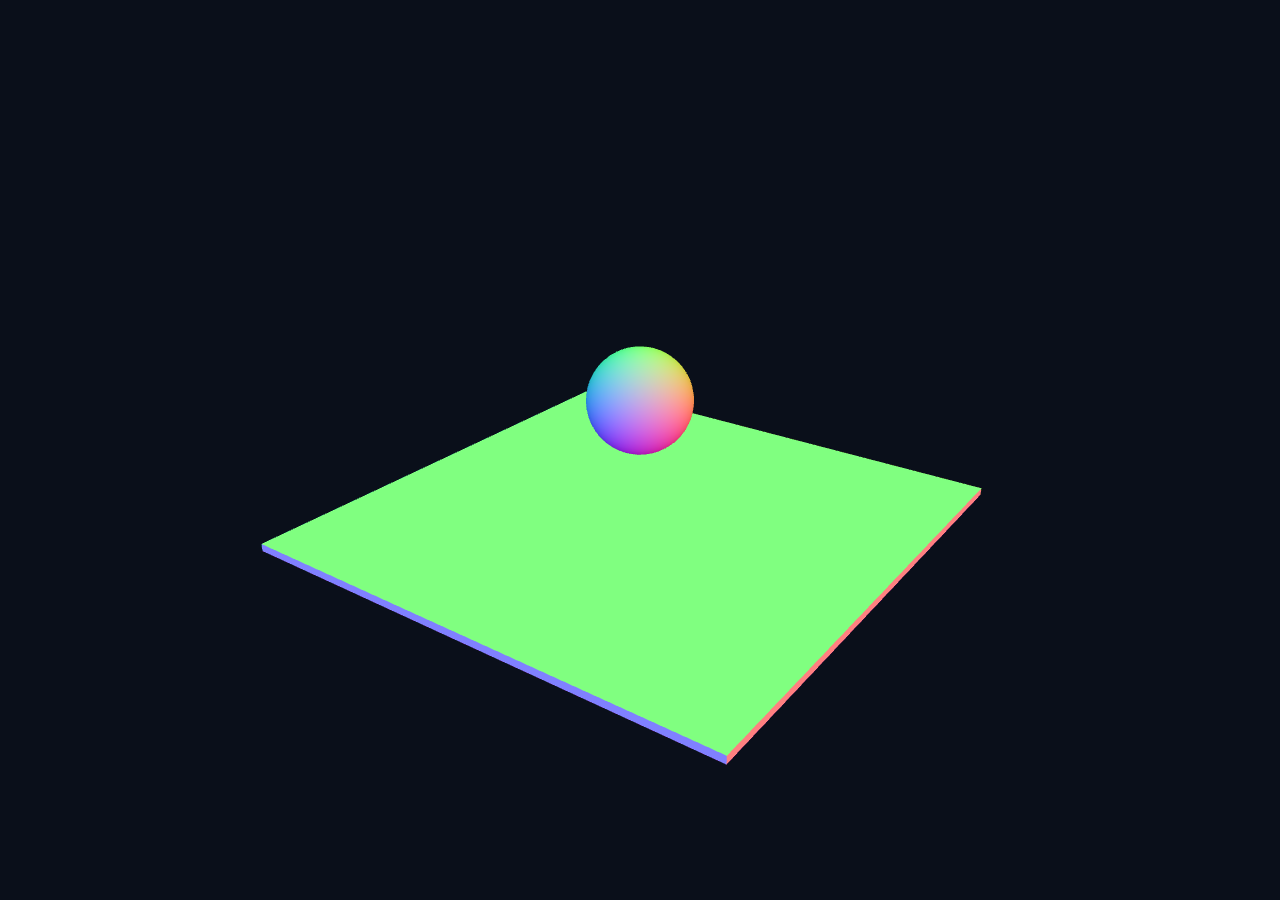
<file: week3/task1.html>
<!doctype html>
<html lang="ko">
  <head>
    <meta charset="utf-8" />
    <meta name="viewport" content="width=device-width, initial-scale=1" />
    <title>3주차 실습 1 — 출발점</title>
    <style>
      html,
      body {
        margin: 0;
        height: 100%;
        overflow: hidden;
        background: #0b0f16;
      }
      canvas {
        display: block;
        width: 100vw;
        height: 100vh;
      }
    </style>
  </head>
  <body>
    <canvas id="glcanvas"></canvas>

    <script>
      /* ============================================================================
       3주차 실습 1 — 출발점 파일

       삼각형 하나를 그리는 가장 작은 WebGL2 프로그램입니다.
       이 파일 하나에 세 개의 프로그램이 모두 들어 있습니다.

         ① 메인 애플리케이션 — 이 <script> 안의 JavaScript (CPU 에서 실행)
         ② 버텍스 셰이더    — 아래 VS_SOURCE 문자열     (GPU 에서 실행)
         ③ 프래그먼트 셰이더 — 아래 FS_SOURCE 문자열     (GPU 에서 실행)

       강의 자료의 「실습 1」 을 보며 단계별로 고쳐 나가면 됩니다.
       ============================================================================ */
      "use strict";

      /* ══════════════════════════════════════════════════════════════════════════
       1. 메시 데이터 — 이 숫자들이 전부입니다
       ──────────────────────────────────────────────────────────────────────────
       각 버퍼의 "같은 번째" 값이 같은 정점의 정보입니다.
       예를 들어 정점 0 은 위치 (-0.75,-0.55,0), 법선 (0,0,1), 색 (0.92,0.35,0.32).
       ══════════════════════════════════════════════════════════════════════════ */
      function makeBox(sx, sy, sz, r, g, b) {
        const x = sx / 2;
        const y = sy / 2;
        const z = sz / 2;

        // 결과를 담을 빈 배열 네 개
        const positions = [];
        const normals = [];
        const colors = [];
        const indices = [];

        // 면 하나를 추가하는 함수.
        // 꼭짓점 4개를 반시계 방향으로 주고, 그 면이 향하는 방향(법선)을 함께 줍니다.
        function addFace(p0, p1, p2, p3, nx, ny, nz) {
          // 지금까지 넣은 정점이 몇 개인지 = 이 면의 첫 정점 번호
          const first = positions.length / 3;

          // ① 꼭짓점 4개의 위치
          positions.push(p0[0], p0[1], p0[2]);
          positions.push(p1[0], p1[1], p1[2]);
          positions.push(p2[0], p2[1], p2[2]);
          positions.push(p3[0], p3[1], p3[2]);

          // ② 법선 — 네 꼭짓점 모두 같은 값입니다 (그래서 꼭짓점을 공유하지 않고 복제합니다)
          normals.push(nx, ny, nz);
          normals.push(nx, ny, nz);
          normals.push(nx, ny, nz);
          normals.push(nx, ny, nz);

          // ③ 색 — 위를 향한 면을 조금 밝게 해서 입체가 보이게 합니다
          const shade = 0.75 + 0.25 * ny;
          colors.push(r * shade, g * shade, b * shade);
          colors.push(r * shade, g * shade, b * shade);
          colors.push(r * shade, g * shade, b * shade);
          colors.push(r * shade, g * shade, b * shade);

          // ④ 사각형 하나는 삼각형 두 개로 만듭니다
          indices.push(first + 0, first + 1, first + 2);
          indices.push(first + 0, first + 2, first + 3);
        }

        //          꼭짓점 4개를 반시계 방향으로                                법선        어느 면
        addFace([-x, -y, z], [x, -y, z], [x, y, z], [-x, y, z], 0, 0, 1); // 앞
        addFace([x, -y, -z], [-x, -y, -z], [-x, y, -z], [x, y, -z], 0, 0, -1); // 뒤
        addFace([x, -y, z], [x, -y, -z], [x, y, -z], [x, y, z], 1, 0, 0); // 오른쪽
        addFace([-x, -y, -z], [-x, -y, z], [-x, y, z], [-x, y, -z], -1, 0, 0); // 왼쪽
        addFace([-x, y, z], [x, y, z], [x, y, -z], [-x, y, -z], 0, 1, 0); // 위
        addFace([-x, -y, -z], [x, -y, -z], [x, -y, z], [-x, -y, z], 0, -1, 0); // 아래

        return {
          positions: new Float32Array(positions),
          normals: new Float32Array(normals),
          colors: new Float32Array(colors),
          indices: new Uint16Array(indices),
        };
      }

      function makeSphere(radius, rows, cols, red, green, blue) {
        const positions = [];
        const normals = [];
        const colors = [];
        const indices = [];

        // ① 위도·경도를 따라 격자점을 만듭니다
        for (let i = 0; i <= rows; i++) {
          const phi = (Math.PI * i) / rows; // 0(북극) ~ π(남극)

          for (let j = 0; j <= cols; j++) {
            const theta = (2 * Math.PI * j) / cols; // 경도 한 바퀴

            // 반지름 1인 구 위의 점 = 그 점의 방향
            const nx = Math.sin(phi) * Math.cos(theta);
            const ny = Math.cos(phi);
            const nz = Math.sin(phi) * Math.sin(theta);

            positions.push(nx * radius, ny * radius, nz * radius);
            normals.push(nx, ny, nz); // 구의 법선은 곧 방향벡터입니다

            // 경도에 따라 밝기를 조금 달리해 둡니다. 그래야 자전이 눈에 보입니다.
            const shade = 0.7 + 0.3 * Math.abs(Math.cos(theta * 2.0));
            colors.push(red * shade, green * shade, blue * shade);
          }
        }

        // ② 이웃한 격자점 네 개를 삼각형 두 개로 잇습니다
        const stride = cols + 1; // 한 줄에 들어 있는 정점 수

        for (let i = 0; i < rows; i++) {
          for (let j = 0; j < cols; j++) {
            const topLeft = i * stride + j;
            const topRight = topLeft + 1;
            const bottomLeft = topLeft + stride;
            const bottomRight = bottomLeft + 1;

            indices.push(topLeft, bottomLeft, topRight);
            indices.push(topRight, bottomLeft, bottomRight);
          }
        }

        return {
          positions: new Float32Array(positions),
          normals: new Float32Array(normals),
          colors: new Float32Array(colors),
          indices: new Uint16Array(indices),
        };
      }

      /* ══════════════════════════════════════════════════════════════════════════
       2. 버텍스 셰이더 — 정점 하나마다 한 번씩 실행됩니다
       ══════════════════════════════════════════════════════════════════════════ */
      const VS_SOURCE = `#version 300 es

        layout(location=0) in vec3 aPos;      // 정점 위치 버퍼에서 들어온다
        layout(location=1) in vec3 aNormal;   // 법선 버퍼
        layout(location=3) in vec3 aColor;    // 정점 색 버퍼

        uniform float uTime;
        uniform mat4  uModel;                 // 물체를 세계 속 제자리에 놓는 행렬
        uniform mat4  uViewProj;              // 카메라에서 본 모습 + 원근

        out vec3 vColor;
        out vec3 vNormal;

        void main() {
          vColor  = aColor;
          vNormal = mat3(uModel) * aNormal;   // 물체가 돌면 법선도 같이 돌아야 한다
          gl_Position = uViewProj * uModel * vec4(aPos, 1.0);
        }

`;

      /* ══════════════════════════════════════════════════════════════════════════
       3. 프래그먼트 셰이더 — 픽셀 하나마다 한 번씩 실행됩니다
       ══════════════════════════════════════════════════════════════════════════ */
      const FS_SOURCE = `#version 300 es
        precision highp float;                // 실수 정밀도 선언 — 여기서는 필수입니다

        in vec3 vColor;                       // 버텍스 셰이더가 보낸 값이 "보간되어" 들어온다
        in vec3 vNormal;

        uniform float uTime;

        out vec4 fragColor;                   // 이 픽셀의 최종 색

        void main() {
          vec3 N = normalize(vNormal);
          fragColor = vec4(N * 0.5 + 0.5, 1.0);
        }

`;

      /* ══════════════════════════════════════════════════════════════════════════
       4. WebGL 준비
       ══════════════════════════════════════════════════════════════════════════ */
      const canvas = document.getElementById("glcanvas");
      const gl = canvas.getContext("webgl2");
      if (!gl) {
        document.body.innerHTML =
          '<p style="color:#fff;font:16px sans-serif;padding:2rem">' +
          "WebGL2 를 사용할 수 없습니다. 최신 Chrome 또는 Edge 로 열어 주세요.</p>";
        throw new Error("no webgl2");
      }

      // 셰이더 문자열을 컴파일한다. 실패하면 오류에 "몇 줄"인지 나온다.
      function compileShader(type, source) {
        const s = gl.createShader(type);
        gl.shaderSource(s, source);
        gl.compileShader(s);
        if (!gl.getShaderParameter(s, gl.COMPILE_STATUS)) {
          const kind = type === gl.VERTEX_SHADER ? "버텍스" : "프래그먼트";
          throw new Error(kind + " 셰이더 오류\n" + gl.getShaderInfoLog(s));
        }
        return s;
      }

      // 두 셰이더를 하나의 "프로그램" 으로 묶는다.
      function createProgram(vsSource, fsSource) {
        const p = gl.createProgram();
        gl.attachShader(p, compileShader(gl.VERTEX_SHADER, vsSource));
        gl.attachShader(p, compileShader(gl.FRAGMENT_SHADER, fsSource));
        gl.linkProgram(p);
        if (!gl.getProgramParameter(p, gl.LINK_STATUS)) {
          throw new Error("링크 오류\n" + gl.getProgramInfoLog(p));
        }
        return p;
      }

      const program = createProgram(VS_SOURCE, FS_SOURCE);

      // uniform 의 "위치"를 이름으로 찾아 둔다. 매 프레임 찾으면 느리다.
      const uTimeLoc = gl.getUniformLocation(program, "uTime");
      const uModelLoc = gl.getUniformLocation(program, "uModel");
      const uViewProjLoc = gl.getUniformLocation(program, "uViewProj");

      // ── 4×4 행렬 도구 ─────────────────────────────────────────────────
      // WebGL 은 행렬을 "열 우선(column-major)" 으로 받습니다.
      // 아래 코드에서 **한 줄이 행렬의 한 「열」** 입니다.
      // 2주차에 종이에 쓰던 모양을 옆으로 눕혀 놓은 것이라고 생각하면 됩니다.
      //
      //   종이에 쓰던 모양              코드에 적는 모양
      //   ┌ 1  0  0  tx ┐               1,  0,  0, 0,     ← 1열
      //   │ 0  1  0  ty │      →        0,  1,  0, 0,     ← 2열
      //   │ 0  0  1  tz │               0,  0,  1, 0,     ← 3열
      //   └ 0  0  0  1  ┘              tx, ty, tz, 1,     ← 4열 (이동량이 여기 들어간다)
      //
      // 각도·이동량 같은 값을 받아야 하므로 함수로 만들고,
      // 부를 때마다 새 배열을 돌려주어 서로 영향을 주지 않게 합니다.

      const M4 = {};

      // 단위행렬 — 곱해도 아무것도 바뀌지 않는 행렬
      M4.identity = function () {
        return new Float32Array([
          1, 0, 0, 0, 0, 1, 0, 0, 0, 0, 1, 0, 0, 0, 0, 1,
        ]);
      };

      // 이동 — 2주차의 T(tx, ty, tz)
      M4.translate = function (tx, ty, tz) {
        return new Float32Array([
          1,
          0,
          0,
          0,
          0,
          1,
          0,
          0,
          0,
          0,
          1,
          0,
          tx,
          ty,
          tz,
          1,
        ]);
      };

      // 크기 — 2주차의 S(sx, sy, sz). 대각선에 배율을 놓는다
      M4.scale = function (sx, sy, sz) {
        return new Float32Array([
          sx,
          0,
          0,
          0,
          0,
          sy,
          0,
          0,
          0,
          0,
          sz,
          0,
          0,
          0,
          0,
          1,
        ]);
      };

      // x축 회전 — 2주차의 Rx
      M4.rotateX = function (angle) {
        const c = Math.cos(angle);
        const s = Math.sin(angle);
        return new Float32Array([
          1,
          0,
          0,
          0,
          0,
          c,
          s,
          0,
          0,
          -s,
          c,
          0,
          0,
          0,
          0,
          1,
        ]);
      };

      // y축 회전 — 2주차의 Ry
      M4.rotateY = function (angle) {
        const c = Math.cos(angle);
        const s = Math.sin(angle);
        return new Float32Array([
          c,
          0,
          -s,
          0,
          0,
          1,
          0,
          0,
          s,
          0,
          c,
          0,
          0,
          0,
          0,
          1,
        ]);
      };

      // z축 회전 — 오른손 좌표계
      M4.rotateZ = function (angle) {
        const c = Math.cos(angle);
        const s = Math.sin(angle);
        return new Float32Array([
          c,
          s,
          0,
          0, // 1열
          -s,
          c,
          0,
          0, // 2열
          0,
          0,
          1,
          0, // 3열
          0,
          0,
          0,
          1, // 4열
        ]);
      };

      // 두 행렬을 곱합니다.  결과 = a · b   (2주차에서 손으로 하던 그 곱셈)
      M4.multiply = function (a, b) {
        const out = new Float32Array(16);
        for (let col = 0; col < 4; col++) {
          for (let row = 0; row < 4; row++) {
            let sum = 0;
            for (let k = 0; k < 4; k++) {
              sum = sum + a[k * 4 + row] * b[col * 4 + k];
            }
            out[col * 4 + row] = sum;
          }
        }
        return out;
      };

      /* ══════════════════════════════════════════════════════════════════════════
       5. 버퍼를 만들어 GPU 메모리로 보낸다
       ──────────────────────────────────────────────────────────────────────────
       VAO(Vertex Array Object) 는 "어떤 버퍼를 몇 번 자리에 어떻게 읽을지"를
       한 묶음으로 기억해 두는 것입니다. 그려야 할 때 이것만 bind 하면 됩니다.
       ══════════════════════════════════════════════════════════════════════════ */
      function createMesh(mesh) {
        const vao = gl.createVertexArray();
        gl.bindVertexArray(vao);

        function attribute(data, location, size) {
          if (!data) return;
          const buf = gl.createBuffer();
          gl.bindBuffer(gl.ARRAY_BUFFER, buf);
          gl.bufferData(gl.ARRAY_BUFFER, data, gl.STATIC_DRAW); // ← CPU 에서 GPU 로 복사
          gl.enableVertexAttribArray(location);
          gl.vertexAttribPointer(location, size, gl.FLOAT, false, 0, 0);
        }
        attribute(mesh.positions, 0, 3); // location 0 ← aPos
        attribute(mesh.normals, 1, 3); // location 1 ← aNormal
        attribute(mesh.colors, 3, 3); // location 3 ← aColor

        const ibo = gl.createBuffer();
        gl.bindBuffer(gl.ELEMENT_ARRAY_BUFFER, ibo);
        gl.bufferData(gl.ELEMENT_ARRAY_BUFFER, mesh.indices, gl.STATIC_DRAW);

        gl.bindVertexArray(null);
        return { vao: vao, count: mesh.indices.length };
      }

      const ball = createMesh(makeSphere(0.8, 24, 48, 0.95, 0.62, 0.32)); // 공중에 뜰 공
      const floor = createMesh(makeBox(8.0, 0.12, 8.0, 0.42, 0.5, 0.62)); // 아주 납작한 상자 = 바닥

      /* ══════════════════════════════════════════════════════════════════════════
       6. 매 프레임 그린다
       ══════════════════════════════════════════════════════════════════════════ */
      const startTime = performance.now();

      function render() {
        // 캔버스 크기를 화면에 맞춘다 (고해상도 화면 대응)
        const dpr = window.devicePixelRatio || 1;
        const w = Math.floor(canvas.clientWidth * dpr);
        const h = Math.floor(canvas.clientHeight * dpr);
        if (canvas.width !== w || canvas.height !== h) {
          canvas.width = w;
          canvas.height = h;
        }
        gl.viewport(0, 0, canvas.width, canvas.height);

        // 화면을 지운다
        gl.enable(gl.DEPTH_TEST);
        gl.clearColor(0.04, 0.06, 0.1, 1.0);
        gl.clear(gl.COLOR_BUFFER_BIT | gl.DEPTH_BUFFER_BIT);

        const time = (performance.now() - startTime) / 1000;
        const aspect = canvas.width / canvas.height;

        // ── 카메라 ─────────────────────────────────────────────────────
        let camera = M4.identity();

        // ① 보고 싶은 지점을 원점으로 끌어온다
        camera = M4.multiply(M4.translate(0, -1.1, 0), camera);

        // ② 세계를 좌우로 돌린다 (카메라가 옆으로 도는 것과 같다)
        camera = M4.multiply(M4.rotateY(-0.62), camera);

        // ③ 세계를 위아래로 기울인다 (위에서 내려다보게 된다)
        camera = M4.multiply(M4.rotateX(0.42), camera);

        // ④ 뒤로 물러난 만큼 세계를 앞으로 밀어낸다
        camera = M4.multiply(M4.translate(0, 0, -8), camera);

        // ⑤ 원근 — 마지막 행을 건드리면 먼 것이 작아집니다 (2주차 8절)
        //    아래 -1/8 자리가 z 를 w 로 흘려보내는 자리입니다
        const perspective = new Float32Array([
          1,
          0,
          0,
          0,
          0,
          1,
          0,
          0,
          0,
          0,
          1,
          -1 / 8,
          0,
          0,
          0,
          1,
        ]);
        camera = M4.multiply(perspective, camera);

        // ⑥ 보이는 공간을 -1 ~ 1 로 줄인다 (그냥 크기 조절입니다)
        camera = M4.multiply(
          M4.scale(1 / (3.4 * aspect), 1 / 3.4, -1 / 30),
          camera,
        );

        const viewProj = camera;

        gl.useProgram(program); // ← uniform 을 넣기 전에 반드시 먼저!
        gl.uniform1f(uTimeLoc, time);
        gl.uniformMatrix4fv(uViewProjLoc, false, viewProj);

        // ── 바닥 — 원점에 그대로 둔다 (윗면이 y = 0 이 되도록 살짝 내림)
        gl.uniformMatrix4fv(uModelLoc, false, M4.translate(0, -0.06, 0));
        gl.bindVertexArray(floor.vao);
        gl.drawElements(gl.TRIANGLES, floor.count, gl.UNSIGNED_SHORT, 0);

        // ── 공 — 공중에 띄우고 시간에 따라 돌린다
        //    오른쪽부터 적용: 먼저 제자리에서 돌고(rotateY), 그다음 위로 올라간다(translate)
        const model = M4.multiply(
          M4.translate(0, 1.9, 0),
          M4.rotateY(time * 0.8),
        );
        gl.uniformMatrix4fv(uModelLoc, false, model);
        gl.bindVertexArray(ball.vao);
        gl.drawElements(gl.TRIANGLES, ball.count, gl.UNSIGNED_SHORT, 0);

        gl.bindVertexArray(null);

        requestAnimationFrame(render);
      }
      requestAnimationFrame(render);
    </script>
  </body>
</html>
</file>
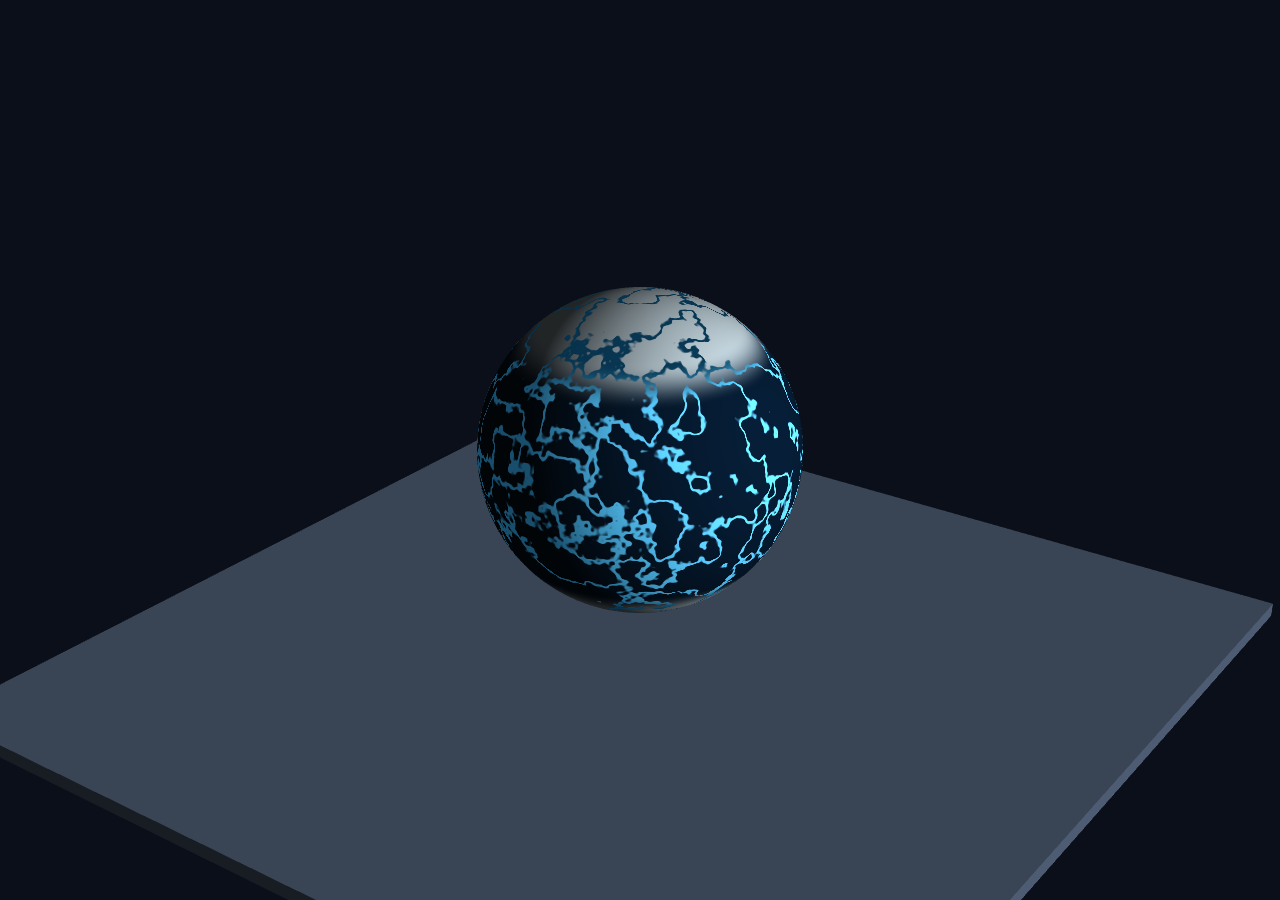
<file: week3/task2.html>
<!doctype html>
<html lang="ko">
  <head>
    <meta charset="utf-8" />
    <meta name="viewport" content="width=device-width, initial-scale=1" />
    <title>3주차 실습 2 — 얼음 행성</title>
    <style>
      html,
      body {
        margin: 0;
        height: 100%;
        overflow: hidden;
        background: #0b0f16;
      }
      canvas {
        display: block;
        width: 100vw;
        height: 100vh;
      }
    </style>
  </head>
  <body>
    <canvas id="glcanvas"></canvas>

    <script>
      /* ============================================================================
       3주차 실습 1 — 출발점 파일

       삼각형 하나를 그리는 가장 작은 WebGL2 프로그램입니다.
       이 파일 하나에 세 개의 프로그램이 모두 들어 있습니다.

         ① 메인 애플리케이션 — 이 <script> 안의 JavaScript (CPU 에서 실행)
         ② 버텍스 셰이더    — 아래 VS_SOURCE 문자열     (GPU 에서 실행)
         ③ 프래그먼트 셰이더 — 아래 FS_SOURCE 문자열     (GPU 에서 실행)

       강의 자료의 「실습 1」 을 보며 단계별로 고쳐 나가면 됩니다.
       ============================================================================ */
      "use strict";

      /* ══════════════════════════════════════════════════════════════════════════
       1. 메시 데이터 — 이 숫자들이 전부입니다
       ──────────────────────────────────────────────────────────────────────────
       각 버퍼의 "같은 번째" 값이 같은 정점의 정보입니다.
       예를 들어 정점 0 은 위치 (-0.75,-0.55,0), 법선 (0,0,1), 색 (0.92,0.35,0.32).
       ══════════════════════════════════════════════════════════════════════════ */
      function makeBox(sx, sy, sz, r, g, b) {
        const x = sx / 2;
        const y = sy / 2;
        const z = sz / 2;

        // 결과를 담을 빈 배열 네 개
        const positions = [];
        const normals = [];
        const colors = [];
        const indices = [];

        // 면 하나를 추가하는 함수.
        // 꼭짓점 4개를 반시계 방향으로 주고, 그 면이 향하는 방향(법선)을 함께 줍니다.
        function addFace(p0, p1, p2, p3, nx, ny, nz) {
          // 지금까지 넣은 정점이 몇 개인지 = 이 면의 첫 정점 번호
          const first = positions.length / 3;

          // ① 꼭짓점 4개의 위치
          positions.push(p0[0], p0[1], p0[2]);
          positions.push(p1[0], p1[1], p1[2]);
          positions.push(p2[0], p2[1], p2[2]);
          positions.push(p3[0], p3[1], p3[2]);

          // ② 법선 — 네 꼭짓점 모두 같은 값입니다 (그래서 꼭짓점을 공유하지 않고 복제합니다)
          normals.push(nx, ny, nz);
          normals.push(nx, ny, nz);
          normals.push(nx, ny, nz);
          normals.push(nx, ny, nz);

          // ③ 색 — 위를 향한 면을 조금 밝게 해서 입체가 보이게 합니다
          const shade = 0.75 + 0.25 * ny;
          colors.push(r * shade, g * shade, b * shade);
          colors.push(r * shade, g * shade, b * shade);
          colors.push(r * shade, g * shade, b * shade);
          colors.push(r * shade, g * shade, b * shade);

          // ④ 사각형 하나는 삼각형 두 개로 만듭니다
          indices.push(first + 0, first + 1, first + 2);
          indices.push(first + 0, first + 2, first + 3);
        }

        //          꼭짓점 4개를 반시계 방향으로                                법선        어느 면
        addFace([-x, -y, z], [x, -y, z], [x, y, z], [-x, y, z], 0, 0, 1); // 앞
        addFace([x, -y, -z], [-x, -y, -z], [-x, y, -z], [x, y, -z], 0, 0, -1); // 뒤
        addFace([x, -y, z], [x, -y, -z], [x, y, -z], [x, y, z], 1, 0, 0); // 오른쪽
        addFace([-x, -y, -z], [-x, -y, z], [-x, y, z], [-x, y, -z], -1, 0, 0); // 왼쪽
        addFace([-x, y, z], [x, y, z], [x, y, -z], [-x, y, -z], 0, 1, 0); // 위
        addFace([-x, -y, -z], [x, -y, -z], [x, -y, z], [-x, -y, z], 0, -1, 0); // 아래

        return {
          positions: new Float32Array(positions),
          normals: new Float32Array(normals),
          colors: new Float32Array(colors),
          indices: new Uint16Array(indices),
        };
      }

      function makeSphere(radius, rows, cols, red, green, blue) {
        const positions = [];
        const normals = [];
        const colors = [];
        const indices = [];

        // ① 위도·경도를 따라 격자점을 만듭니다
        for (let i = 0; i <= rows; i++) {
          const phi = (Math.PI * i) / rows; // 0(북극) ~ π(남극)

          for (let j = 0; j <= cols; j++) {
            const theta = (2 * Math.PI * j) / cols; // 경도 한 바퀴

            // 반지름 1인 구 위의 점 = 그 점의 방향
            const nx = Math.sin(phi) * Math.cos(theta);
            const ny = Math.cos(phi);
            const nz = Math.sin(phi) * Math.sin(theta);

            positions.push(nx * radius, ny * radius, nz * radius);
            normals.push(nx, ny, nz); // 구의 법선은 곧 방향벡터입니다

            // 경도에 따라 밝기를 조금 달리해 둡니다. 그래야 자전이 눈에 보입니다.
            const shade = 0.7 + 0.3 * Math.abs(Math.cos(theta * 2.0));
            colors.push(red * shade, green * shade, blue * shade);
          }
        }

        // ② 이웃한 격자점 네 개를 삼각형 두 개로 잇습니다
        const stride = cols + 1; // 한 줄에 들어 있는 정점 수

        for (let i = 0; i < rows; i++) {
          for (let j = 0; j < cols; j++) {
            const topLeft = i * stride + j;
            const topRight = topLeft + 1;
            const bottomLeft = topLeft + stride;
            const bottomRight = bottomLeft + 1;

            indices.push(topLeft, bottomLeft, topRight);
            indices.push(topRight, bottomLeft, bottomRight);
          }
        }

        return {
          positions: new Float32Array(positions),
          normals: new Float32Array(normals),
          colors: new Float32Array(colors),
          indices: new Uint16Array(indices),
        };
      }

      /* ══════════════════════════════════════════════════════════════════════════
       2. 버텍스 셰이더 — 정점 하나마다 한 번씩 실행됩니다
       ══════════════════════════════════════════════════════════════════════════ */
      const VS_SOURCE = `#version 300 es

        layout(location=0) in vec3 aPos;      // 정점 위치 버퍼에서 들어온다
        layout(location=1) in vec3 aNormal;   // 법선 버퍼
        layout(location=3) in vec3 aColor;    // 정점 색 버퍼

        uniform float uTime;
        uniform mat4  uModel;                 // 물체를 세계 속 제자리에 놓는 행렬
        uniform mat4  uViewProj;              // 카메라에서 본 모습 + 원근

        out vec3 vColor;
        out vec3 vNormal;
        out vec3 vSurf;

        void main() {
          vColor  = aColor;
          vNormal = mat3(uModel) * aNormal;   // 물체가 돌면 법선도 같이 돌아야 한다
          vSurf = aNormal;
          gl_Position = uViewProj * uModel * vec4(aPos, 1.0);
        }

`;

      /* ══════════════════════════════════════════════════════════════════════════
       3. 프래그먼트 셰이더 — 픽셀 하나마다 한 번씩 실행됩니다
       ══════════════════════════════════════════════════════════════════════════ */
      const FS_SOURCE = `#version 300 es
        precision highp float;                // 실수 정밀도 선언 — 여기서는 필수입니다

        in vec3 vColor;                       // 버텍스 셰이더가 보낸 값이 "보간되어" 들어온다
        in vec3 vNormal;
        in vec3 vSurf;

        uniform float uTime;
        uniform int uIsPlanet;

        out vec4 fragColor;                   // 이 픽셀의 최종 색

        // 격자 꼭짓점의 정수 좌표에서 0~1 범위의 의사 난수를 만듭니다.
        float hash31(vec3 p) {
          return fract(sin(dot(p, vec3(127.1, 311.7, 74.7))) * 43758.5453);
        }

        // 주변 격자 꼭짓점 8개의 난수값을 부드럽게 보간하는 3D value noise입니다.
        float noise3(vec3 p) {
          vec3 i = floor(p);
          vec3 f = fract(p);
          f = f * f * (3.0 - 2.0 * f);

          float n000 = hash31(i + vec3(0.0, 0.0, 0.0));
          float n100 = hash31(i + vec3(1.0, 0.0, 0.0));
          float n010 = hash31(i + vec3(0.0, 1.0, 0.0));
          float n110 = hash31(i + vec3(1.0, 1.0, 0.0));
          float n001 = hash31(i + vec3(0.0, 0.0, 1.0));
          float n101 = hash31(i + vec3(1.0, 0.0, 1.0));
          float n011 = hash31(i + vec3(0.0, 1.0, 1.0));
          float n111 = hash31(i + vec3(1.0, 1.0, 1.0));

          float n00 = mix(n000, n100, f.x);
          float n10 = mix(n010, n110, f.x);
          float n01 = mix(n001, n101, f.x);
          float n11 = mix(n011, n111, f.x);
          float n0 = mix(n00, n10, f.y);
          float n1 = mix(n01, n11, f.y);
          return mix(n0, n1, f.z);
        }

        // 주파수와 진폭을 달리한 노이즈 4겹을 합쳐 다양한 크기의 무늬를 만듭니다.
        float fbm(vec3 p) {
          float value = 0.0;
          float amplitude = 0.5;
          float totalAmplitude = 0.0;

          for (int octave = 0; octave < 4; octave++) {
            value += noise3(p) * amplitude;
            totalAmplitude += amplitude;
            p *= 2.0;
            amplitude *= 0.5;
          }

          return value / totalAmplitude;
        }

        void main() {
          vec3 N = normalize(vNormal);
          vec3 L = normalize(vec3(1.0, 0.35, 0.0)); // 빛을 카메라 기준 오른쪽 옆에서 비춰 낮밤 경계가 화면 가운데쯤 보이게
          float diff = max(dot(N, L), 0.0);

          if (uIsPlanet == 1) {
            vec3 S = normalize(vSurf);
            float h = fbm(S * 5.0);
            float crack = 1.0 - smoothstep(0.015, 0.045, abs(h - 0.5));
            vec3 baseColor = vec3(0.025, 0.12, 0.22);
            vec3 iceColor = vec3(0.88, 0.96, 1.0);
            float polar = smoothstep(0.6, 0.8, abs(S.y));
            vec3 surfaceColor = mix(baseColor, iceColor, polar);
            // 균열 색: 어두운 파란 표면 위에서는 밝은 청록, 하얀 극관 위에서는 짙은 색 → 어디서나 바탕과 대비
            vec3 crackColor = mix(vec3(0.45, 0.85, 1.0), vec3(0.005, 0.055, 0.075), polar);
            surfaceColor = mix(surfaceColor, crackColor, crack);
            float pulse = 0.5 + 0.5 * sin(uTime * 1.5);
            float strength = 0.08 + 0.22 * pulse;
            vec3 emission = vec3(0.10, 0.65, 1.0) * crack * strength;
            vec3 litColor = surfaceColor * (0.15 + 0.85 * diff);
            fragColor = vec4(litColor + emission, 1.0);
          } else {
            fragColor = vec4(vColor * (0.3 + 0.7 * diff), 1.0);
          }
        }

`;

      /* ══════════════════════════════════════════════════════════════════════════
       4. WebGL 준비
       ══════════════════════════════════════════════════════════════════════════ */
      const canvas = document.getElementById("glcanvas");
      const gl = canvas.getContext("webgl2");
      if (!gl) {
        document.body.innerHTML =
          '<p style="color:#fff;font:16px sans-serif;padding:2rem">' +
          "WebGL2 를 사용할 수 없습니다. 최신 Chrome 또는 Edge 로 열어 주세요.</p>";
        throw new Error("no webgl2");
      }

      // 셰이더 문자열을 컴파일한다. 실패하면 오류에 "몇 줄"인지 나온다.
      function compileShader(type, source) {
        const s = gl.createShader(type);
        gl.shaderSource(s, source);
        gl.compileShader(s);
        if (!gl.getShaderParameter(s, gl.COMPILE_STATUS)) {
          const kind = type === gl.VERTEX_SHADER ? "버텍스" : "프래그먼트";
          throw new Error(kind + " 셰이더 오류\n" + gl.getShaderInfoLog(s));
        }
        return s;
      }

      // 두 셰이더를 하나의 "프로그램" 으로 묶는다.
      function createProgram(vsSource, fsSource) {
        const p = gl.createProgram();
        gl.attachShader(p, compileShader(gl.VERTEX_SHADER, vsSource));
        gl.attachShader(p, compileShader(gl.FRAGMENT_SHADER, fsSource));
        gl.linkProgram(p);
        if (!gl.getProgramParameter(p, gl.LINK_STATUS)) {
          throw new Error("링크 오류\n" + gl.getProgramInfoLog(p));
        }
        return p;
      }

      const program = createProgram(VS_SOURCE, FS_SOURCE);

      // uniform 의 "위치"를 이름으로 찾아 둔다. 매 프레임 찾으면 느리다.
      const uTimeLoc = gl.getUniformLocation(program, "uTime");
      const uModelLoc = gl.getUniformLocation(program, "uModel");
      const uViewProjLoc = gl.getUniformLocation(program, "uViewProj");
      const uIsPlanetLoc = gl.getUniformLocation(program, "uIsPlanet");

      // ── 4×4 행렬 도구 ─────────────────────────────────────────────────
      // WebGL 은 행렬을 "열 우선(column-major)" 으로 받습니다.
      // 아래 코드에서 **한 줄이 행렬의 한 「열」** 입니다.
      // 2주차에 종이에 쓰던 모양을 옆으로 눕혀 놓은 것이라고 생각하면 됩니다.
      //
      //   종이에 쓰던 모양              코드에 적는 모양
      //   ┌ 1  0  0  tx ┐               1,  0,  0, 0,     ← 1열
      //   │ 0  1  0  ty │      →        0,  1,  0, 0,     ← 2열
      //   │ 0  0  1  tz │               0,  0,  1, 0,     ← 3열
      //   └ 0  0  0  1  ┘              tx, ty, tz, 1,     ← 4열 (이동량이 여기 들어간다)
      //
      // 각도·이동량 같은 값을 받아야 하므로 함수로 만들고,
      // 부를 때마다 새 배열을 돌려주어 서로 영향을 주지 않게 합니다.

      const M4 = {};

      // 단위행렬 — 곱해도 아무것도 바뀌지 않는 행렬
      M4.identity = function () {
        return new Float32Array([
          1, 0, 0, 0, 0, 1, 0, 0, 0, 0, 1, 0, 0, 0, 0, 1,
        ]);
      };

      // 이동 — 2주차의 T(tx, ty, tz)
      M4.translate = function (tx, ty, tz) {
        return new Float32Array([
          1,
          0,
          0,
          0,
          0,
          1,
          0,
          0,
          0,
          0,
          1,
          0,
          tx,
          ty,
          tz,
          1,
        ]);
      };

      // 크기 — 2주차의 S(sx, sy, sz). 대각선에 배율을 놓는다
      M4.scale = function (sx, sy, sz) {
        return new Float32Array([
          sx,
          0,
          0,
          0,
          0,
          sy,
          0,
          0,
          0,
          0,
          sz,
          0,
          0,
          0,
          0,
          1,
        ]);
      };

      // x축 회전 — 2주차의 Rx
      M4.rotateX = function (angle) {
        const c = Math.cos(angle);
        const s = Math.sin(angle);
        return new Float32Array([
          1,
          0,
          0,
          0,
          0,
          c,
          s,
          0,
          0,
          -s,
          c,
          0,
          0,
          0,
          0,
          1,
        ]);
      };

      // y축 회전 — 2주차의 Ry
      M4.rotateY = function (angle) {
        const c = Math.cos(angle);
        const s = Math.sin(angle);
        return new Float32Array([
          c,
          0,
          -s,
          0,
          0,
          1,
          0,
          0,
          s,
          0,
          c,
          0,
          0,
          0,
          0,
          1,
        ]);
      };

      // z축 회전 — 오른손 좌표계
      M4.rotateZ = function (angle) {
        const c = Math.cos(angle);
        const s = Math.sin(angle);
        return new Float32Array([
          c,
          s,
          0,
          0, // 1열
          -s,
          c,
          0,
          0, // 2열
          0,
          0,
          1,
          0, // 3열
          0,
          0,
          0,
          1, // 4열
        ]);
      };

      // 두 행렬을 곱합니다.  결과 = a · b   (2주차에서 손으로 하던 그 곱셈)
      M4.multiply = function (a, b) {
        const out = new Float32Array(16);
        for (let col = 0; col < 4; col++) {
          for (let row = 0; row < 4; row++) {
            let sum = 0;
            for (let k = 0; k < 4; k++) {
              sum = sum + a[k * 4 + row] * b[col * 4 + k];
            }
            out[col * 4 + row] = sum;
          }
        }
        return out;
      };

      /* ══════════════════════════════════════════════════════════════════════════
       5. 버퍼를 만들어 GPU 메모리로 보낸다
       ──────────────────────────────────────────────────────────────────────────
       VAO(Vertex Array Object) 는 "어떤 버퍼를 몇 번 자리에 어떻게 읽을지"를
       한 묶음으로 기억해 두는 것입니다. 그려야 할 때 이것만 bind 하면 됩니다.
       ══════════════════════════════════════════════════════════════════════════ */
      function createMesh(mesh) {
        const vao = gl.createVertexArray();
        gl.bindVertexArray(vao);

        function attribute(data, location, size) {
          if (!data) return;
          const buf = gl.createBuffer();
          gl.bindBuffer(gl.ARRAY_BUFFER, buf);
          gl.bufferData(gl.ARRAY_BUFFER, data, gl.STATIC_DRAW); // ← CPU 에서 GPU 로 복사
          gl.enableVertexAttribArray(location);
          gl.vertexAttribPointer(location, size, gl.FLOAT, false, 0, 0);
        }
        attribute(mesh.positions, 0, 3); // location 0 ← aPos
        attribute(mesh.normals, 1, 3); // location 1 ← aNormal
        attribute(mesh.colors, 3, 3); // location 3 ← aColor

        const ibo = gl.createBuffer();
        gl.bindBuffer(gl.ELEMENT_ARRAY_BUFFER, ibo);
        gl.bufferData(gl.ELEMENT_ARRAY_BUFFER, mesh.indices, gl.STATIC_DRAW);

        gl.bindVertexArray(null);
        return { vao: vao, count: mesh.indices.length };
      }

      const planet = createMesh(makeSphere(1.3, 64, 128, 1.0, 1.0, 1.0)); // 얼음 행성
      const floor = createMesh(makeBox(8.0, 0.12, 8.0, 0.42, 0.5, 0.62)); // 아주 납작한 상자 = 바닥

      /* ══════════════════════════════════════════════════════════════════════════
       6. 매 프레임 그린다
       ══════════════════════════════════════════════════════════════════════════ */
      const startTime = performance.now();

      function render() {
        // 캔버스 크기를 화면에 맞춘다 (고해상도 화면 대응)
        const dpr = window.devicePixelRatio || 1;
        const w = Math.floor(canvas.clientWidth * dpr);
        const h = Math.floor(canvas.clientHeight * dpr);
        if (canvas.width !== w || canvas.height !== h) {
          canvas.width = w;
          canvas.height = h;
        }
        gl.viewport(0, 0, canvas.width, canvas.height);

        // 화면을 지운다
        gl.enable(gl.DEPTH_TEST);
        gl.clearColor(0.04, 0.06, 0.1, 1.0);
        gl.clear(gl.COLOR_BUFFER_BIT | gl.DEPTH_BUFFER_BIT);

        const time = (performance.now() - startTime) / 1000;
        const aspect = canvas.width / canvas.height;

        // ── 카메라 ─────────────────────────────────────────────────────
        let camera = M4.identity();

        // ① 보고 싶은 지점(행성 중심 y = 1.9)을 원점으로 끌어온다 — 행성이 화면 가운데에 오도록
        camera = M4.multiply(M4.translate(0, -1.9, 0), camera);

        // ② 세계를 좌우로 돌린다 (카메라가 옆으로 도는 것과 같다)
        camera = M4.multiply(M4.rotateY(-0.62), camera);

        // ③ 세계를 위아래로 기울인다 (위에서 내려다보게 된다)
        camera = M4.multiply(M4.rotateX(0.42), camera);

        // ④ 뒤로 물러난 만큼 세계를 앞으로 밀어낸다
        camera = M4.multiply(M4.translate(0, 0, -8), camera);

        // ⑤ 원근 — 마지막 행을 건드리면 먼 것이 작아집니다 (2주차 8절)
        //    아래 -1/8 자리가 z 를 w 로 흘려보내는 자리입니다
        const perspective = new Float32Array([
          1,
          0,
          0,
          0,
          0,
          1,
          0,
          0,
          0,
          0,
          1,
          -1 / 8,
          0,
          0,
          0,
          1,
        ]);
        camera = M4.multiply(perspective, camera);

        // ⑥ 보이는 공간을 -1 ~ 1 로 줄인다 (그냥 크기 조절입니다)
        camera = M4.multiply(
          M4.scale(1 / (1.8 * aspect), 1 / 1.8, -1 / 30), // 3.4 → 1.8: 보이는 범위를 좁혀 행성을 크게
          camera,
        );

        const viewProj = camera;

        gl.useProgram(program); // ← uniform 을 넣기 전에 반드시 먼저!
        gl.uniform1f(uTimeLoc, time);
        gl.uniformMatrix4fv(uViewProjLoc, false, viewProj);

        // ── 바닥 — 원점에 그대로 둔다 (윗면이 y = 0 이 되도록 살짝 내림)
        gl.uniform1i(uIsPlanetLoc, 0);
        gl.uniformMatrix4fv(uModelLoc, false, M4.translate(0, -0.06, 0));
        gl.bindVertexArray(floor.vao);
        gl.drawElements(gl.TRIANGLES, floor.count, gl.UNSIGNED_SHORT, 0);

        // ── 행성 — 공중에 띄우고 시간에 따라 돌린다
        //    오른쪽부터 적용: 먼저 제자리에서 돌고(rotateY), 그다음 위로 올라간다(translate)
        const model = M4.multiply(
          M4.translate(0, 1.9, 0),
          M4.rotateY(time * 0.8),
        );
        gl.uniform1i(uIsPlanetLoc, 1);
        gl.uniformMatrix4fv(uModelLoc, false, model);
        gl.bindVertexArray(planet.vao);
        gl.drawElements(gl.TRIANGLES, planet.count, gl.UNSIGNED_SHORT, 0);

        gl.bindVertexArray(null);

        requestAnimationFrame(render);
      }
      requestAnimationFrame(render);
    </script>
  </body>
</html>
</file>
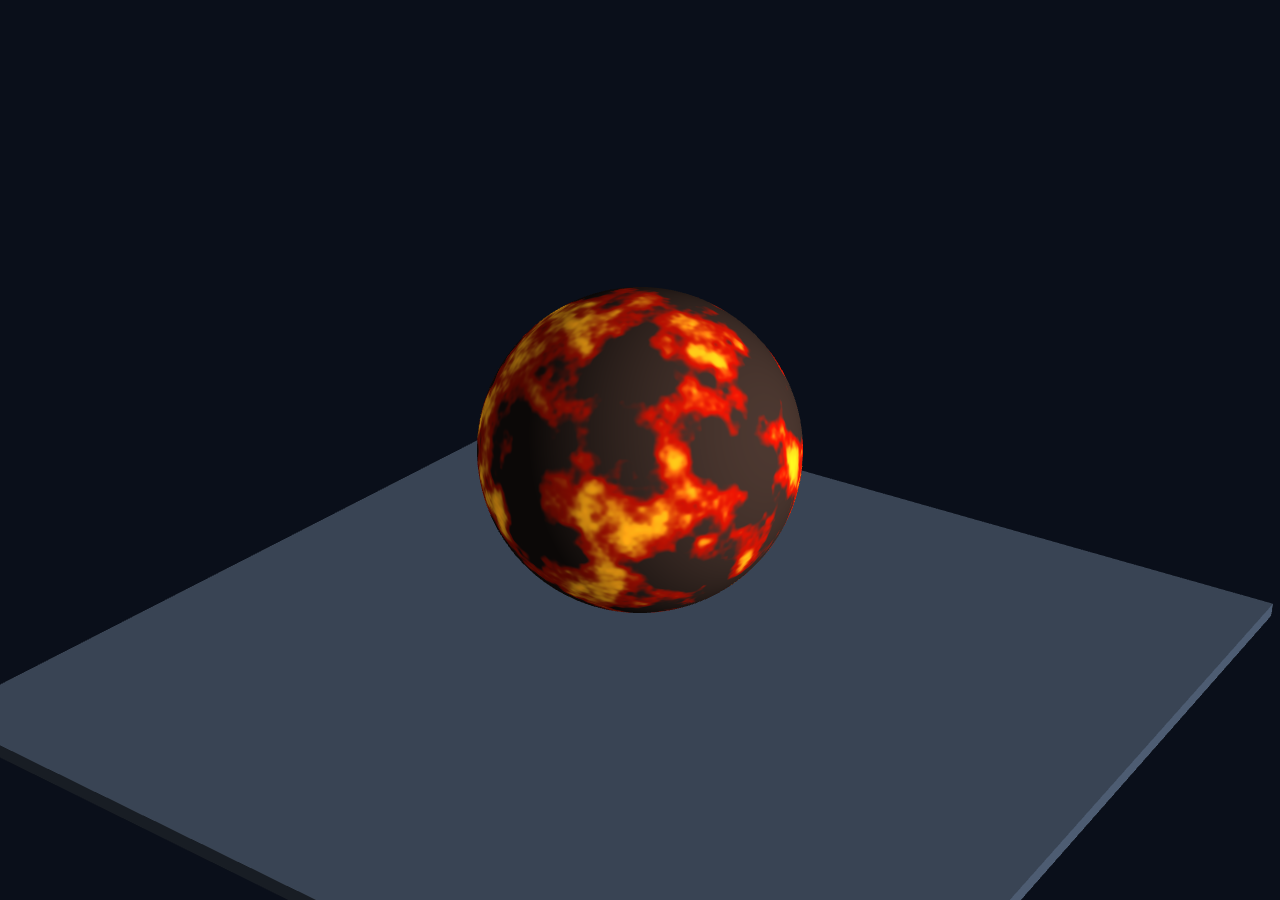
<file: week3/task3.html>
<!doctype html>
<html lang="ko">
  <head>
    <meta charset="utf-8" />
    <meta name="viewport" content="width=device-width, initial-scale=1" />
    <title>실습 2 — 용암 행성</title>
    <style>
      html,
      body {
        margin: 0;
        height: 100%;
        overflow: hidden;
        background: #0b0f16;
      }
      canvas {
        display: block;
        width: 100vw;
        height: 100vh;
      }
    </style>
  </head>
  <body>
    <canvas id="glcanvas"></canvas>

    <script>
      /* ============================================================================
       3주차 실습 1 — 출발점 파일

       삼각형 하나를 그리는 가장 작은 WebGL2 프로그램입니다.
       이 파일 하나에 세 개의 프로그램이 모두 들어 있습니다.

         ① 메인 애플리케이션 — 이 <script> 안의 JavaScript (CPU 에서 실행)
         ② 버텍스 셰이더    — 아래 VS_SOURCE 문자열     (GPU 에서 실행)
         ③ 프래그먼트 셰이더 — 아래 FS_SOURCE 문자열     (GPU 에서 실행)

       강의 자료의 「실습 1」 을 보며 단계별로 고쳐 나가면 됩니다.
       ============================================================================ */
      "use strict";

      /* ══════════════════════════════════════════════════════════════════════════
       1. 메시 데이터 — 이 숫자들이 전부입니다
       ──────────────────────────────────────────────────────────────────────────
       각 버퍼의 "같은 번째" 값이 같은 정점의 정보입니다.
       예를 들어 정점 0 은 위치 (-0.75,-0.55,0), 법선 (0,0,1), 색 (0.92,0.35,0.32).
       ══════════════════════════════════════════════════════════════════════════ */
      function makeBox(sx, sy, sz, r, g, b) {
        const x = sx / 2;
        const y = sy / 2;
        const z = sz / 2;

        // 결과를 담을 빈 배열 네 개
        const positions = [];
        const normals = [];
        const colors = [];
        const indices = [];

        // 면 하나를 추가하는 함수.
        // 꼭짓점 4개를 반시계 방향으로 주고, 그 면이 향하는 방향(법선)을 함께 줍니다.
        function addFace(p0, p1, p2, p3, nx, ny, nz) {
          // 지금까지 넣은 정점이 몇 개인지 = 이 면의 첫 정점 번호
          const first = positions.length / 3;

          // ① 꼭짓점 4개의 위치
          positions.push(p0[0], p0[1], p0[2]);
          positions.push(p1[0], p1[1], p1[2]);
          positions.push(p2[0], p2[1], p2[2]);
          positions.push(p3[0], p3[1], p3[2]);

          // ② 법선 — 네 꼭짓점 모두 같은 값입니다 (그래서 꼭짓점을 공유하지 않고 복제합니다)
          normals.push(nx, ny, nz);
          normals.push(nx, ny, nz);
          normals.push(nx, ny, nz);
          normals.push(nx, ny, nz);

          // ③ 색 — 위를 향한 면을 조금 밝게 해서 입체가 보이게 합니다
          const shade = 0.75 + 0.25 * ny;
          colors.push(r * shade, g * shade, b * shade);
          colors.push(r * shade, g * shade, b * shade);
          colors.push(r * shade, g * shade, b * shade);
          colors.push(r * shade, g * shade, b * shade);

          // ④ 사각형 하나는 삼각형 두 개로 만듭니다
          indices.push(first + 0, first + 1, first + 2);
          indices.push(first + 0, first + 2, first + 3);
        }

        //          꼭짓점 4개를 반시계 방향으로                                법선        어느 면
        addFace([-x, -y, z], [x, -y, z], [x, y, z], [-x, y, z], 0, 0, 1); // 앞
        addFace([x, -y, -z], [-x, -y, -z], [-x, y, -z], [x, y, -z], 0, 0, -1); // 뒤
        addFace([x, -y, z], [x, -y, -z], [x, y, -z], [x, y, z], 1, 0, 0); // 오른쪽
        addFace([-x, -y, -z], [-x, -y, z], [-x, y, z], [-x, y, -z], -1, 0, 0); // 왼쪽
        addFace([-x, y, z], [x, y, z], [x, y, -z], [-x, y, -z], 0, 1, 0); // 위
        addFace([-x, -y, -z], [x, -y, -z], [x, -y, z], [-x, -y, z], 0, -1, 0); // 아래

        return {
          positions: new Float32Array(positions),
          normals: new Float32Array(normals),
          colors: new Float32Array(colors),
          indices: new Uint16Array(indices),
        };
      }

      function makeSphere(radius, rows, cols, red, green, blue) {
        const positions = [];
        const normals = [];
        const colors = [];
        const indices = [];

        // ① 위도·경도를 따라 격자점을 만듭니다
        for (let i = 0; i <= rows; i++) {
          const phi = (Math.PI * i) / rows; // 0(북극) ~ π(남극)

          for (let j = 0; j <= cols; j++) {
            const theta = (2 * Math.PI * j) / cols; // 경도 한 바퀴

            // 반지름 1인 구 위의 점 = 그 점의 방향
            const nx = Math.sin(phi) * Math.cos(theta);
            const ny = Math.cos(phi);
            const nz = Math.sin(phi) * Math.sin(theta);

            positions.push(nx * radius, ny * radius, nz * radius);
            normals.push(nx, ny, nz); // 구의 법선은 곧 방향벡터입니다

            // 경도에 따라 밝기를 조금 달리해 둡니다. 그래야 자전이 눈에 보입니다.
            const shade = 0.7 + 0.3 * Math.abs(Math.cos(theta * 2.0));
            colors.push(red * shade, green * shade, blue * shade);
          }
        }

        // ② 이웃한 격자점 네 개를 삼각형 두 개로 잇습니다
        const stride = cols + 1; // 한 줄에 들어 있는 정점 수

        for (let i = 0; i < rows; i++) {
          for (let j = 0; j < cols; j++) {
            const topLeft = i * stride + j;
            const topRight = topLeft + 1;
            const bottomLeft = topLeft + stride;
            const bottomRight = bottomLeft + 1;

            indices.push(topLeft, bottomLeft, topRight);
            indices.push(topRight, bottomLeft, bottomRight);
          }
        }

        return {
          positions: new Float32Array(positions),
          normals: new Float32Array(normals),
          colors: new Float32Array(colors),
          indices: new Uint16Array(indices),
        };
      }

      /* ══════════════════════════════════════════════════════════════════════════
       2. 버텍스 셰이더 — 정점 하나마다 한 번씩 실행됩니다
       ══════════════════════════════════════════════════════════════════════════ */
      const VS_SOURCE = `#version 300 es

        layout(location=0) in vec3 aPos;      // 정점 위치 버퍼에서 들어온다
        layout(location=1) in vec3 aNormal;   // 법선 버퍼
        layout(location=3) in vec3 aColor;    // 정점 색 버퍼

        uniform float uTime;
        uniform mat4  uModel;                 // 물체를 세계 속 제자리에 놓는 행렬
        uniform mat4  uViewProj;              // 카메라에서 본 모습 + 원근

        out vec3 vColor;
        out vec3 vNormal;
        out vec3 vSurf;

        void main() {
          vColor  = aColor;
          vNormal = mat3(uModel) * aNormal;   // 물체가 돌면 법선도 같이 돌아야 한다
          vSurf = aNormal;
          gl_Position = uViewProj * uModel * vec4(aPos, 1.0);
        }

`;

      /* ══════════════════════════════════════════════════════════════════════════
       3. 프래그먼트 셰이더 — 픽셀 하나마다 한 번씩 실행됩니다
       ══════════════════════════════════════════════════════════════════════════ */
      const FS_SOURCE = `#version 300 es
        precision highp float;                // 실수 정밀도 선언 — 여기서는 필수입니다

        in vec3 vColor;                       // 버텍스 셰이더가 보낸 값이 "보간되어" 들어온다
        in vec3 vNormal;
        in vec3 vSurf;

        uniform float uTime;
        uniform int uIsPlanet;

        out vec4 fragColor;                   // 이 픽셀의 최종 색

        // 격자 꼭짓점의 정수 좌표에서 0~1 범위의 의사 난수를 만듭니다.
        float hash31(vec3 p) {
          return fract(sin(dot(p, vec3(127.1, 311.7, 74.7))) * 43758.5453);
        }

        // 주변 격자 꼭짓점 8개의 난수값을 부드럽게 보간하는 3D value noise입니다.
        float noise3(vec3 p) {
          vec3 i = floor(p);
          vec3 f = fract(p);
          f = f * f * (3.0 - 2.0 * f);

          float n000 = hash31(i + vec3(0.0, 0.0, 0.0));
          float n100 = hash31(i + vec3(1.0, 0.0, 0.0));
          float n010 = hash31(i + vec3(0.0, 1.0, 0.0));
          float n110 = hash31(i + vec3(1.0, 1.0, 0.0));
          float n001 = hash31(i + vec3(0.0, 0.0, 1.0));
          float n101 = hash31(i + vec3(1.0, 0.0, 1.0));
          float n011 = hash31(i + vec3(0.0, 1.0, 1.0));
          float n111 = hash31(i + vec3(1.0, 1.0, 1.0));

          float n00 = mix(n000, n100, f.x);
          float n10 = mix(n010, n110, f.x);
          float n01 = mix(n001, n101, f.x);
          float n11 = mix(n011, n111, f.x);
          float n0 = mix(n00, n10, f.y);
          float n1 = mix(n01, n11, f.y);
          return mix(n0, n1, f.z);
        }

        // 주파수와 진폭을 달리한 노이즈 4겹을 합쳐 다양한 크기의 무늬를 만듭니다.
        float fbm(vec3 p) {
          float value = 0.0;
          float amplitude = 0.5;
          float totalAmplitude = 0.0;

          for (int octave = 0; octave < 4; octave++) {
            value += noise3(p) * amplitude;
            totalAmplitude += amplitude;
            p *= 2.0;
            amplitude *= 0.5;
          }

          return value / totalAmplitude;
        }

        void main() {
          vec3 N = normalize(vNormal);
          vec3 L = normalize(vec3(1.0, 0.35, 0.0)); // 빛을 카메라 기준 오른쪽 옆에서 비춰 낮밤 경계가 화면 가운데쯤 보이게
          float diff = max(dot(N, L), 0.0);

          if (uIsPlanet == 1) {
            vec3 S = normalize(vSurf);
            float h = fbm(S * 4.0 + vec3(3.1, 1.7, 5.2));

            // 잡음 값이 낮은 곳은 용암, 높은 곳은 암석
            float lava = 1.0 - smoothstep(0.42, 0.54, h);

            // 용암 지대 안에서도 깊은 부분을 더 뜨거운 색으로 표현
            float hot = 1.0 - smoothstep(0.28, 0.43, h);

            vec3 rockColor = vec3(0.30, 0.22, 0.19); // 0.07 → 0.30: 너무 검으면 빛을 받아도 밝아지지 않아 낮밤 경계가 안 보였음
            vec3 lavaColor = mix(
              vec3(0.80, 0.07, 0.01),
              vec3(1.0, 0.65, 0.08),
              hot
            );
            vec3 surfaceColor = mix(rockColor, lavaColor, lava);

            float pulse = 0.5 + 0.5 * sin(uTime * 1.2 + h * 10.0);
            vec3 emission = lavaColor * lava * (0.25 + 0.35 * pulse);
            vec3 finalColor = surfaceColor * (0.15 + 0.85 * diff)
                            + emission;
            fragColor = vec4(finalColor, 1.0);
          } else {
            fragColor = vec4(vColor * (0.3 + 0.7 * diff), 1.0);
          }
        }

`;

      /* ══════════════════════════════════════════════════════════════════════════
       4. WebGL 준비
       ══════════════════════════════════════════════════════════════════════════ */
      const canvas = document.getElementById("glcanvas");
      const gl = canvas.getContext("webgl2");
      if (!gl) {
        document.body.innerHTML =
          '<p style="color:#fff;font:16px sans-serif;padding:2rem">' +
          "WebGL2 를 사용할 수 없습니다. 최신 Chrome 또는 Edge 로 열어 주세요.</p>";
        throw new Error("no webgl2");
      }

      // 셰이더 문자열을 컴파일한다. 실패하면 오류에 "몇 줄"인지 나온다.
      function compileShader(type, source) {
        const s = gl.createShader(type);
        gl.shaderSource(s, source);
        gl.compileShader(s);
        if (!gl.getShaderParameter(s, gl.COMPILE_STATUS)) {
          const kind = type === gl.VERTEX_SHADER ? "버텍스" : "프래그먼트";
          throw new Error(kind + " 셰이더 오류\n" + gl.getShaderInfoLog(s));
        }
        return s;
      }

      // 두 셰이더를 하나의 "프로그램" 으로 묶는다.
      function createProgram(vsSource, fsSource) {
        const p = gl.createProgram();
        gl.attachShader(p, compileShader(gl.VERTEX_SHADER, vsSource));
        gl.attachShader(p, compileShader(gl.FRAGMENT_SHADER, fsSource));
        gl.linkProgram(p);
        if (!gl.getProgramParameter(p, gl.LINK_STATUS)) {
          throw new Error("링크 오류\n" + gl.getProgramInfoLog(p));
        }
        return p;
      }

      const program = createProgram(VS_SOURCE, FS_SOURCE);

      // uniform 의 "위치"를 이름으로 찾아 둔다. 매 프레임 찾으면 느리다.
      const uTimeLoc = gl.getUniformLocation(program, "uTime");
      const uModelLoc = gl.getUniformLocation(program, "uModel");
      const uViewProjLoc = gl.getUniformLocation(program, "uViewProj");
      const uIsPlanetLoc = gl.getUniformLocation(program, "uIsPlanet");

      // ── 4×4 행렬 도구 ─────────────────────────────────────────────────
      // WebGL 은 행렬을 "열 우선(column-major)" 으로 받습니다.
      // 아래 코드에서 **한 줄이 행렬의 한 「열」** 입니다.
      // 2주차에 종이에 쓰던 모양을 옆으로 눕혀 놓은 것이라고 생각하면 됩니다.
      //
      //   종이에 쓰던 모양              코드에 적는 모양
      //   ┌ 1  0  0  tx ┐               1,  0,  0, 0,     ← 1열
      //   │ 0  1  0  ty │      →        0,  1,  0, 0,     ← 2열
      //   │ 0  0  1  tz │               0,  0,  1, 0,     ← 3열
      //   └ 0  0  0  1  ┘              tx, ty, tz, 1,     ← 4열 (이동량이 여기 들어간다)
      //
      // 각도·이동량 같은 값을 받아야 하므로 함수로 만들고,
      // 부를 때마다 새 배열을 돌려주어 서로 영향을 주지 않게 합니다.

      const M4 = {};

      // 단위행렬 — 곱해도 아무것도 바뀌지 않는 행렬
      M4.identity = function () {
        return new Float32Array([
          1, 0, 0, 0, 0, 1, 0, 0, 0, 0, 1, 0, 0, 0, 0, 1,
        ]);
      };

      // 이동 — 2주차의 T(tx, ty, tz)
      M4.translate = function (tx, ty, tz) {
        return new Float32Array([
          1,
          0,
          0,
          0,
          0,
          1,
          0,
          0,
          0,
          0,
          1,
          0,
          tx,
          ty,
          tz,
          1,
        ]);
      };

      // 크기 — 2주차의 S(sx, sy, sz). 대각선에 배율을 놓는다
      M4.scale = function (sx, sy, sz) {
        return new Float32Array([
          sx,
          0,
          0,
          0,
          0,
          sy,
          0,
          0,
          0,
          0,
          sz,
          0,
          0,
          0,
          0,
          1,
        ]);
      };

      // x축 회전 — 2주차의 Rx
      M4.rotateX = function (angle) {
        const c = Math.cos(angle);
        const s = Math.sin(angle);
        return new Float32Array([
          1,
          0,
          0,
          0,
          0,
          c,
          s,
          0,
          0,
          -s,
          c,
          0,
          0,
          0,
          0,
          1,
        ]);
      };

      // y축 회전 — 2주차의 Ry
      M4.rotateY = function (angle) {
        const c = Math.cos(angle);
        const s = Math.sin(angle);
        return new Float32Array([
          c,
          0,
          -s,
          0,
          0,
          1,
          0,
          0,
          s,
          0,
          c,
          0,
          0,
          0,
          0,
          1,
        ]);
      };

      // z축 회전 — 오른손 좌표계
      M4.rotateZ = function (angle) {
        const c = Math.cos(angle);
        const s = Math.sin(angle);
        return new Float32Array([
          c,
          s,
          0,
          0, // 1열
          -s,
          c,
          0,
          0, // 2열
          0,
          0,
          1,
          0, // 3열
          0,
          0,
          0,
          1, // 4열
        ]);
      };

      // 두 행렬을 곱합니다.  결과 = a · b   (2주차에서 손으로 하던 그 곱셈)
      M4.multiply = function (a, b) {
        const out = new Float32Array(16);
        for (let col = 0; col < 4; col++) {
          for (let row = 0; row < 4; row++) {
            let sum = 0;
            for (let k = 0; k < 4; k++) {
              sum = sum + a[k * 4 + row] * b[col * 4 + k];
            }
            out[col * 4 + row] = sum;
          }
        }
        return out;
      };

      /* ══════════════════════════════════════════════════════════════════════════
       5. 버퍼를 만들어 GPU 메모리로 보낸다
       ──────────────────────────────────────────────────────────────────────────
       VAO(Vertex Array Object) 는 "어떤 버퍼를 몇 번 자리에 어떻게 읽을지"를
       한 묶음으로 기억해 두는 것입니다. 그려야 할 때 이것만 bind 하면 됩니다.
       ══════════════════════════════════════════════════════════════════════════ */
      function createMesh(mesh) {
        const vao = gl.createVertexArray();
        gl.bindVertexArray(vao);

        function attribute(data, location, size) {
          if (!data) return;
          const buf = gl.createBuffer();
          gl.bindBuffer(gl.ARRAY_BUFFER, buf);
          gl.bufferData(gl.ARRAY_BUFFER, data, gl.STATIC_DRAW); // ← CPU 에서 GPU 로 복사
          gl.enableVertexAttribArray(location);
          gl.vertexAttribPointer(location, size, gl.FLOAT, false, 0, 0);
        }
        attribute(mesh.positions, 0, 3); // location 0 ← aPos
        attribute(mesh.normals, 1, 3); // location 1 ← aNormal
        attribute(mesh.colors, 3, 3); // location 3 ← aColor

        const ibo = gl.createBuffer();
        gl.bindBuffer(gl.ELEMENT_ARRAY_BUFFER, ibo);
        gl.bufferData(gl.ELEMENT_ARRAY_BUFFER, mesh.indices, gl.STATIC_DRAW);

        gl.bindVertexArray(null);
        return { vao: vao, count: mesh.indices.length };
      }

      const planet = createMesh(makeSphere(1.3, 64, 128, 1.0, 1.0, 1.0)); // 용암 행성
      const floor = createMesh(makeBox(8.0, 0.12, 8.0, 0.42, 0.5, 0.62)); // 아주 납작한 상자 = 바닥

      /* ══════════════════════════════════════════════════════════════════════════
       6. 매 프레임 그린다
       ══════════════════════════════════════════════════════════════════════════ */
      const startTime = performance.now();

      function render() {
        // 캔버스 크기를 화면에 맞춘다 (고해상도 화면 대응)
        const dpr = window.devicePixelRatio || 1;
        const w = Math.floor(canvas.clientWidth * dpr);
        const h = Math.floor(canvas.clientHeight * dpr);
        if (canvas.width !== w || canvas.height !== h) {
          canvas.width = w;
          canvas.height = h;
        }
        gl.viewport(0, 0, canvas.width, canvas.height);

        // 화면을 지운다
        gl.enable(gl.DEPTH_TEST);
        gl.clearColor(0.04, 0.06, 0.1, 1.0);
        gl.clear(gl.COLOR_BUFFER_BIT | gl.DEPTH_BUFFER_BIT);

        const time = (performance.now() - startTime) / 1000;
        const aspect = canvas.width / canvas.height;

        // ── 카메라 ─────────────────────────────────────────────────────
        let camera = M4.identity();

        // ① 보고 싶은 지점(행성 중심 y = 1.9)을 원점으로 끌어온다 — 행성이 화면 가운데에 오도록
        camera = M4.multiply(M4.translate(0, -1.9, 0), camera);

        // ② 세계를 좌우로 돌린다 (카메라가 옆으로 도는 것과 같다)
        camera = M4.multiply(M4.rotateY(-0.62), camera);

        // ③ 세계를 위아래로 기울인다 (위에서 내려다보게 된다)
        camera = M4.multiply(M4.rotateX(0.42), camera);

        // ④ 뒤로 물러난 만큼 세계를 앞으로 밀어낸다
        camera = M4.multiply(M4.translate(0, 0, -8), camera);

        // ⑤ 원근 — 마지막 행을 건드리면 먼 것이 작아집니다 (2주차 8절)
        //    아래 -1/8 자리가 z 를 w 로 흘려보내는 자리입니다
        const perspective = new Float32Array([
          1,
          0,
          0,
          0,
          0,
          1,
          0,
          0,
          0,
          0,
          1,
          -1 / 8,
          0,
          0,
          0,
          1,
        ]);
        camera = M4.multiply(perspective, camera);

        // ⑥ 보이는 공간을 -1 ~ 1 로 줄인다 (그냥 크기 조절입니다)
        camera = M4.multiply(
          M4.scale(1 / (1.8 * aspect), 1 / 1.8, -1 / 30), // 3.4 → 1.8: 보이는 범위를 좁혀 행성을 크게
          camera,
        );

        const viewProj = camera;

        gl.useProgram(program); // ← uniform 을 넣기 전에 반드시 먼저!
        gl.uniform1f(uTimeLoc, time);
        gl.uniformMatrix4fv(uViewProjLoc, false, viewProj);

        // ── 바닥 — 원점에 그대로 둔다 (윗면이 y = 0 이 되도록 살짝 내림)
        gl.uniform1i(uIsPlanetLoc, 0);
        gl.uniformMatrix4fv(uModelLoc, false, M4.translate(0, -0.06, 0));
        gl.bindVertexArray(floor.vao);
        gl.drawElements(gl.TRIANGLES, floor.count, gl.UNSIGNED_SHORT, 0);

        // ── 행성 — 공중에 띄우고 시간에 따라 돌린다
        //    오른쪽부터 적용: 먼저 제자리에서 돌고(rotateY), 그다음 위로 올라간다(translate)
        const model = M4.multiply(
          M4.translate(0, 1.9, 0),
          M4.rotateY(time * 0.8),
        );
        gl.uniform1i(uIsPlanetLoc, 1);
        gl.uniformMatrix4fv(uModelLoc, false, model);
        gl.bindVertexArray(planet.vao);
        gl.drawElements(gl.TRIANGLES, planet.count, gl.UNSIGNED_SHORT, 0);

        gl.bindVertexArray(null);

        requestAnimationFrame(render);
      }
      requestAnimationFrame(render);
    </script>
  </body>
</html>
</file>
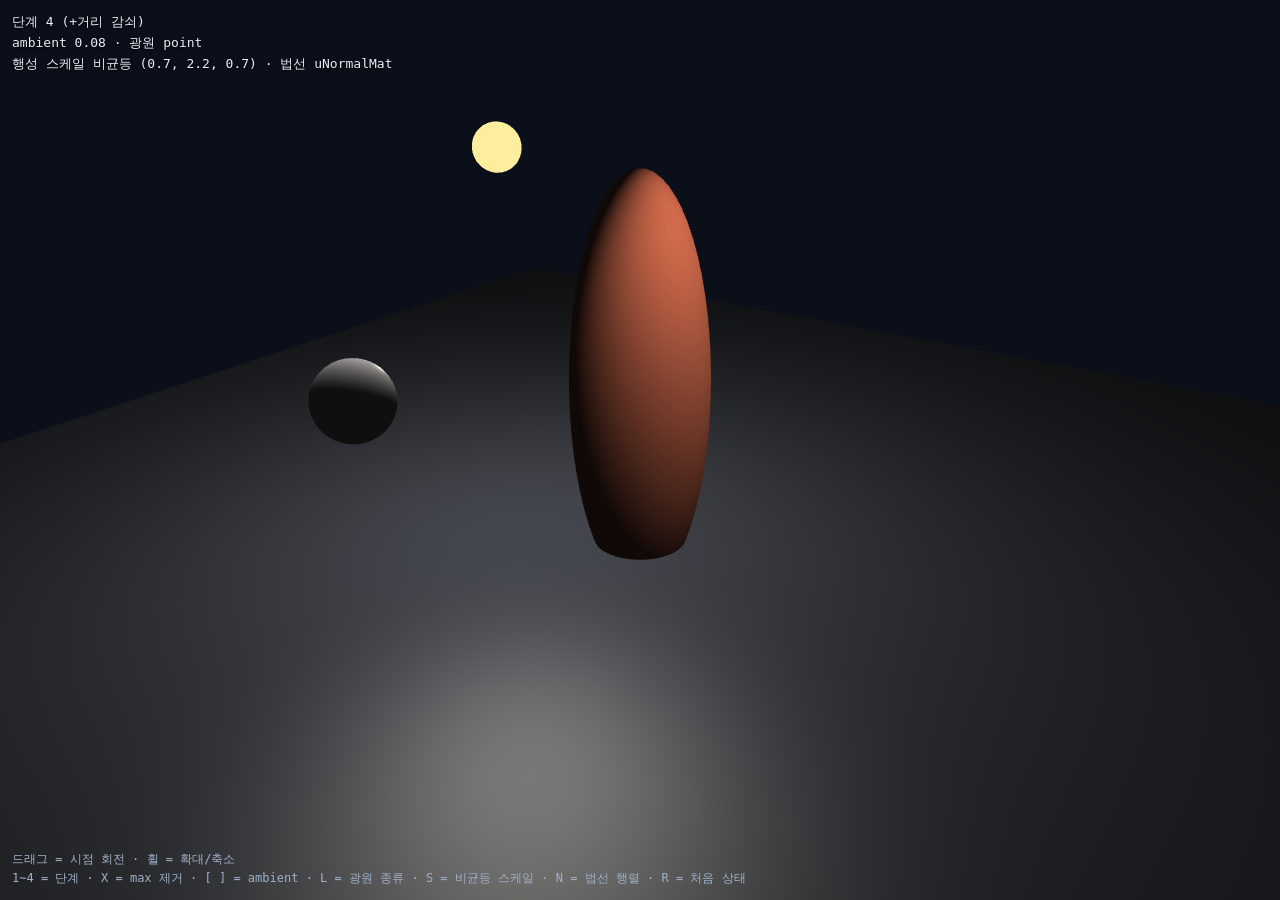
<file: week5/task1.html>
<!doctype html>
<html lang="ko">
  <head>
    <meta charset="utf-8" />
    <meta name="viewport" content="width=device-width, initial-scale=1" />
    <title>5주차 실습 1 — 납작한 원을 구로 만들기</title>
    <style>
      html,
      body {
        margin: 0;
        height: 100%;
        overflow: hidden;
        background: #0b0f16;
      }
      canvas {
        display: block;
        width: 100vw;
        height: 100vh;
        touch-action: none;
      }
      #hint {
        position: fixed;
        left: 12px;
        bottom: 12px;
        margin: 0;
        color: #9fb0c8;
        font:
          12px/1.6 ui-monospace,
          Menlo,
          Consolas,
          monospace;
      }
      #state {
        position: fixed;
        top: 12px;
        left: 12px;
        margin: 0;
        color: #e8eefa;
        font: 13px/1.6 ui-monospace, Menlo, Consolas, monospace;
        text-shadow: 0 1px 3px #000;
      }
    </style>
  </head>
  <body>
    <canvas id="glcanvas"></canvas>
    <pre id="state"></pre>
    <p id="hint">드래그 = 시점 회전 · 휠 = 확대/축소<br />
      1~4 = 단계 · X = max 제거 · [ ] = ambient · L = 광원 종류 · S = 비균등 스케일 · N = 법선 행렬 · R = 처음 상태</p>

    <script>
      /* ============================================================================
   5주차 실습 1 — 출발점 파일

   3주차·4주차에서 만든 것이 이미 들어 있습니다.
     · 바닥 + 행성 + 달이 있는 3차원 장면
     · 모델 / 뷰 / 투영 행렬
     · 마우스로 도는 카메라

   그런데 아직 **빛이 없습니다.** 모든 면이 같은 색이라 공이 납작한 원으로 보입니다.
   강의 자료의 「실습 1」 을 보며 단계별로 조명을 넣어 나가세요.

   고칠 곳에는 모두  ★ 단계 N  표시가 붙어 있습니다.
   ============================================================================ */
      "use strict";

      /* ══════════════════════════════════════════════════════════════════════════
   1. 메시 만들기 — 위치 · 법선 · 인덱스
   ══════════════════════════════════════════════════════════════════════════ */

      // 구: 위도 seg 단계 × 경도 seg*2 단계로 잘라 삼각형을 만든다.
      // 구의 법선은 중심에서 표면으로 향하는 방향과 같으므로 위치를 정규화하면 끝난다.
      function makeSphere(seg) {
        const positions = [],
          normals = [],
          indices = [];
        for (let i = 0; i <= seg; i++) {
          const phi = (Math.PI * i) / seg; // 0(북극) ~ π(남극)
          for (let j = 0; j <= seg * 2; j++) {
            const th = (2 * Math.PI * j) / (seg * 2);
            const x = Math.sin(phi) * Math.cos(th);
            const y = Math.cos(phi);
            const z = Math.sin(phi) * Math.sin(th);
            positions.push(x, y, z);
            normals.push(x, y, z); // 반지름 1 이므로 위치 = 법선
          }
        }
        const W = seg * 2 + 1;
        for (let i = 0; i < seg; i++) {
          for (let j = 0; j < seg * 2; j++) {
            const a = i * W + j,
              b = a + W;
            indices.push(a, b, a + 1, a + 1, b, b + 1);
          }
        }
        return {
          positions: new Float32Array(positions),
          normals: new Float32Array(normals),
          indices: new Uint16Array(indices),
        };
      }

      // 바닥: y = 0 평면. 법선은 전부 위쪽 (0,1,0).
      function makePlane(size) {
        const s = size / 2;
        return {
          positions: new Float32Array([-s, 0, -s, s, 0, -s, s, 0, s, -s, 0, s]),
          normals: new Float32Array([0, 1, 0, 0, 1, 0, 0, 1, 0, 0, 1, 0]),
          indices: new Uint16Array([0, 1, 2, 0, 2, 3]),
        };
      }

      /* ══════════════════════════════════════════════════════════════════════════
   2. 버텍스 셰이더
   ══════════════════════════════════════════════════════════════════════════ */
      const VS_SOURCE = `#version 300 es

layout(location=0) in vec3 aPos;
layout(location=1) in vec3 aNormal;

uniform mat4 uModel, uView, uProj;
uniform mat3 uNormalMat;              // 법선 행렬 = 모델 행렬 3×3 부분의 역전치 — ★ 단계 5
uniform bool uUseNormalMat;           // N 키: 비교용으로 mat3(uModel)과 바꿔 볼 수 있다

out vec3 vWorldPos;                   // 이 픽셀이 세계 어디에 있는가
out vec3 vNormal;                     // 이 픽셀의 표면이 어디를 향하는가

void main() {
  vec4 world = uModel * vec4(aPos, 1.0);
  vWorldPos  = world.xyz;

  // ★ 단계 5 — 비균등 스케일에서는 법선 행렬을 써야 법선이 표면에 수직으로 남는다
  vNormal = uUseNormalMat ? uNormalMat * aNormal : mat3(uModel) * aNormal;

  gl_Position = uProj * uView * world;
}
`;

      /* ══════════════════════════════════════════════════════════════════════════
   3. 프래그먼트 셰이더 — 여기가 이번 주의 주무대입니다
   ══════════════════════════════════════════════════════════════════════════ */
      const FS_SOURCE = `#version 300 es
precision highp float;

in vec3 vWorldPos;
in vec3 vNormal;

uniform vec3  uBaseColor;             // 물체 자체의 색 (반사 특성)
uniform vec3  uLightPos;              // 광원의 세계 좌표
uniform vec3  uLightColor;
uniform vec3  uSpotDir;
uniform float uCosInner;
uniform float uCosOuter;
uniform vec3  uViewPos;               // 카메라의 세계 좌표
uniform float uShininess;
uniform bool  uEmissive;              // 태양처럼 스스로 빛나는 물체인가

uniform int   uStage;                 // 1 확산광 · 2 +환경광 · 3 +정반사 · 4 +감쇠
uniform int   uLightType;             // 0 point · 1 directional · 2 spot
uniform vec3  uDirLight;              // directional 일 때 빛이 오는 방향
uniform bool  uNoMax;                 // X 키: max(...,0) 을 지운 실험
uniform float uKa;                    // 환경광 세기 ([ ] 키)

out vec4 fragColor;

void main() {
  if (uEmissive) {                    // 광원 자신은 조명 계산을 하지 않는다
    fragColor = vec4(uBaseColor, 1.0);
    return;
  }

  vec3 N = normalize(vNormal);                    // 보간된 법선은 길이가 1이 아니므로 다시 정규화
  vec3 V = normalize(uViewPos - vWorldPos);       // 눈 쪽 방향

  // ── 광원 종류의 차이 = L 을 어떻게 구하나 + 감쇠가 있나
  vec3 L;
  float att = 1.0;
  float spot = 1.0;
  if (uLightType == 1) {
    L = normalize(uDirLight);                     // directional: 모든 픽셀에서 같은 방향, 감쇠 없음
  } else {
    vec3 delta = uLightPos - vWorldPos;
    float d = length(delta);
    L = normalize(delta);                         // point/spot: 픽셀마다 방향이 다르다
    if (uStage >= 4) att = 1.0 / (1.0 + 0.02 * d * d);   // ★ 단계 4 — 거리 감쇠
    if (uLightType == 2) {                        // spot: 원뿔 밖을 cos 값 비교로 잘라 낸다 (acos 없음)
      float c = dot(-L, normalize(uSpotDir));
      spot = clamp((c - uCosOuter) / (uCosInner - uCosOuter), 0.0, 1.0);
    }
  }

  // ★ 단계 1 — 확산광: 람베르트 코사인 법칙. 보는 방향(V)과 무관하다.
  float NdotL = dot(N, L);
  float lambert = uNoMax ? NdotL : max(NdotL, 0.0);
  vec3 diffuse = lambert * uBaseColor * uLightColor;

  // ★ 단계 2 — 환경광: 방향·거리와 무관하게 깔리는 빛. 감쇠를 곱하지 않는다.
  vec3 ambient = (uStage >= 2) ? uKa * uBaseColor : vec3(0.0);

  // ★ 단계 3 — 정반사: R·V 의 거듭제곱. 물체색이 아니라 광원색을 쓴다.
  vec3 specular = vec3(0.0);
  if (uStage >= 3 && NdotL > 0.0) {               // 빛을 등진 면에는 하이라이트를 만들지 않는다
    vec3 R = reflect(-L, N);                      // reflect 는 입사 벡터를 받으므로 -L
    specular = pow(max(dot(R, V), 0.0), uShininess) * uLightColor * 0.5;
  }

  fragColor = vec4(ambient + (diffuse + specular) * att * spot, 1.0);
}
`;

      /* ══════════════════════════════════════════════════════════════════════════
   4. 4×4 행렬 도구 (열 우선)
   ══════════════════════════════════════════════════════════════════════════ */
      const Mat4 = {
        identity: function () {
          return new Float32Array([
            1, 0, 0, 0, 0, 1, 0, 0, 0, 0, 1, 0, 0, 0, 0, 1,
          ]);
        },
        multiply: function (a, b) {
          // a * b
          const o = new Float32Array(16);
          for (let c = 0; c < 4; c++) {
            for (let r = 0; r < 4; r++) {
              let s = 0;
              for (let k = 0; k < 4; k++) s += a[k * 4 + r] * b[c * 4 + k];
              o[c * 4 + r] = s;
            }
          }
          return o;
        },
        translate: function (x, y, z) {
          const m = Mat4.identity();
          m[12] = x;
          m[13] = y;
          m[14] = z;
          return m;
        },
        scale: function (x, y, z) {
          const m = Mat4.identity();
          m[0] = x;
          m[5] = y;
          m[10] = z;
          return m;
        },
        rotateY: function (r) {
          const m = Mat4.identity(),
            c = Math.cos(r),
            s = Math.sin(r);
          m[0] = c;
          m[2] = -s;
          m[8] = s;
          m[10] = c;
          return m;
        },
        perspective: function (fovy, aspect, near, far) {
          const f = 1 / Math.tan(fovy / 2),
            nf = 1 / (near - far);
          return new Float32Array([
            f / aspect,
            0,
            0,
            0,
            0,
            f,
            0,
            0,
            0,
            0,
            (far + near) * nf,
            -1,
            0,
            0,
            2 * far * near * nf,
            0,
          ]);
        },
        lookAt: function (eye, center, up) {
          let zx = eye[0] - center[0],
            zy = eye[1] - center[1],
            zz = eye[2] - center[2];
          const zl = Math.hypot(zx, zy, zz) || 1;
          zx /= zl;
          zy /= zl;
          zz /= zl;
          let xx = up[1] * zz - up[2] * zy,
            xy = up[2] * zx - up[0] * zz,
            xz = up[0] * zy - up[1] * zx;
          const xl = Math.hypot(xx, xy, xz) || 1;
          xx /= xl;
          xy /= xl;
          xz /= xl;
          const yx = zy * xz - zz * xy,
            yy = zz * xx - zx * xz,
            yz = zx * xy - zy * xx;
          return new Float32Array([
            xx,
            yx,
            zx,
            0,
            xy,
            yy,
            zy,
            0,
            xz,
            yz,
            zz,
            0,
            -(xx * eye[0] + xy * eye[1] + xz * eye[2]),
            -(yx * eye[0] + yy * eye[1] + yz * eye[2]),
            -(zx * eye[0] + zy * eye[1] + zz * eye[2]),
            1,
          ]);
        },
        // 법선 행렬 = transpose(inverse(model)) 의 좌상단 3×3
        normalFromMat4: function (m) {
          const a00 = m[0],
            a01 = m[1],
            a02 = m[2],
            a10 = m[4],
            a11 = m[5],
            a12 = m[6],
            a20 = m[8],
            a21 = m[9],
            a22 = m[10];
          const b01 = a22 * a11 - a12 * a21,
            b11 = -a22 * a10 + a12 * a20,
            b21 = a21 * a10 - a11 * a20;
          let det = a00 * b01 + a01 * b11 + a02 * b21;
          if (!det) return new Float32Array([1, 0, 0, 0, 1, 0, 0, 0, 1]);
          det = 1 / det;
          return new Float32Array([
            b01 * det,
            (-a22 * a01 + a02 * a21) * det,
            (a12 * a01 - a02 * a11) * det,
            b11 * det,
            (a22 * a00 - a02 * a20) * det,
            (-a12 * a00 + a02 * a10) * det,
            b21 * det,
            (-a21 * a00 + a01 * a20) * det,
            (a11 * a00 - a01 * a10) * det,
          ]);
        },
      };

      /* ══════════════════════════════════════════════════════════════════════════
   5. WebGL 준비
   ══════════════════════════════════════════════════════════════════════════ */
      const canvas = document.getElementById("glcanvas");
      const gl = canvas.getContext("webgl2");
      if (!gl) {
        document.body.innerHTML =
          '<p style="color:#fff;font:16px sans-serif;padding:2rem">' +
          "WebGL2 를 사용할 수 없습니다. 최신 Chrome 또는 Edge 로 열어 주세요.</p>";
        throw new Error("no webgl2");
      }

      function compileShader(type, source) {
        const s = gl.createShader(type);
        gl.shaderSource(s, source);
        gl.compileShader(s);
        if (!gl.getShaderParameter(s, gl.COMPILE_STATUS)) {
          const kind = type === gl.VERTEX_SHADER ? "버텍스" : "프래그먼트";
          throw new Error(kind + " 셰이더 오류\n" + gl.getShaderInfoLog(s));
        }
        return s;
      }
      function createProgram(vsSource, fsSource) {
        const p = gl.createProgram();
        gl.attachShader(p, compileShader(gl.VERTEX_SHADER, vsSource));
        gl.attachShader(p, compileShader(gl.FRAGMENT_SHADER, fsSource));
        gl.linkProgram(p);
        if (!gl.getProgramParameter(p, gl.LINK_STATUS)) {
          throw new Error("링크 오류\n" + gl.getProgramInfoLog(p));
        }
        return p;
      }
      const program = createProgram(VS_SOURCE, FS_SOURCE);

      // uniform 의 위치를 이름으로 한 번만 찾아 둔다
      const U = {};
      [
        "uModel",
        "uView",
        "uProj",
        "uNormalMat",
        "uBaseColor",
        "uLightPos",
        "uLightColor",
        "uSpotDir",
        "uCosInner",
        "uCosOuter",
        "uViewPos",
        "uShininess",
        "uEmissive",
        "uUseNormalMat",
        "uStage",
        "uLightType",
        "uDirLight",
        "uNoMax",
        "uKa",
      ].forEach(function (n) {
        U[n] = gl.getUniformLocation(program, n);
      });

      function createMesh(mesh) {
        const vao = gl.createVertexArray();
        gl.bindVertexArray(vao);
        function attribute(data, location, size) {
          const buf = gl.createBuffer();
          gl.bindBuffer(gl.ARRAY_BUFFER, buf);
          gl.bufferData(gl.ARRAY_BUFFER, data, gl.STATIC_DRAW);
          gl.enableVertexAttribArray(location);
          gl.vertexAttribPointer(location, size, gl.FLOAT, false, 0, 0);
        }
        attribute(mesh.positions, 0, 3); // location 0 ← aPos
        attribute(mesh.normals, 1, 3); // location 1 ← aNormal
        const ibo = gl.createBuffer();
        gl.bindBuffer(gl.ELEMENT_ARRAY_BUFFER, ibo);
        gl.bufferData(gl.ELEMENT_ARRAY_BUFFER, mesh.indices, gl.STATIC_DRAW);
        gl.bindVertexArray(null);
        return { vao: vao, count: mesh.indices.length };
      }

      const sphere = createMesh(makeSphere(32));
      const plane = createMesh(makePlane(16));

      gl.enable(gl.DEPTH_TEST);

      /* ══════════════════════════════════════════════════════════════════════════
   6. 마우스로 도는 카메라
   ══════════════════════════════════════════════════════════════════════════ */
      const cam = { yaw: 0.6, pitch: 0.42, dist: 11 };

      // ── 실험 상태: 키로 바꿔 가며 단계별 결과를 같은 각도에서 비교한다
      const DEFAULTS = {
        stage: 4, noMax: false, ka: 0.08, lightType: 0,
        nonUniform: true, useNormalMat: true,
      };
      const S = { ...DEFAULTS };
      const LIGHT_NAMES = ["point", "directional", "spot"];
      const STAGE_NAMES = ["", "확산광", "+환경광", "+정반사", "+거리 감쇠"];
      const stateBox = document.getElementById("state");
      function showState() {
        stateBox.textContent =
          `단계 ${S.stage} (${STAGE_NAMES[S.stage]})` +
          (S.noMax ? "  ⚠ max 제거" : "") +
          `\nambient ${S.ka.toFixed(2)} · 광원 ${LIGHT_NAMES[S.lightType]}` +
          `\n행성 스케일 ${S.nonUniform ? "비균등 (0.7, 2.2, 0.7)" : "균등 (1.1)"}` +
          ` · 법선 ${S.useNormalMat ? "uNormalMat" : "mat3(uModel)"}`;
      }
      window.addEventListener("keydown", function (e) {
        const k = e.key.toLowerCase();
        if (["1", "2", "3", "4"].includes(k)) S.stage = Number(k);
        else if (k === "x") S.noMax = !S.noMax;
        else if (k === "[") S.ka = Math.max(0, +(S.ka - 0.04).toFixed(2));
        else if (k === "]") S.ka = Math.min(0.4, +(S.ka + 0.04).toFixed(2));
        else if (k === "l") S.lightType = (S.lightType + 1) % 3;
        else if (k === "s") S.nonUniform = !S.nonUniform;
        else if (k === "n") S.useNormalMat = !S.useNormalMat;
        else if (k === "r") Object.assign(S, DEFAULTS);
        else return;
        showState();
      });
      // 캡처용: 주소 뒤 ?stage=1&light=1 처럼 처음 상태를 정할 수 있다
      (function readQuery() {
        const q = new URLSearchParams(location.search);
        if (q.has("stage")) S.stage = Number(q.get("stage"));
        if (q.has("nomax")) S.noMax = q.get("nomax") === "1";
        if (q.has("ka")) S.ka = Number(q.get("ka"));
        if (q.has("light")) S.lightType = Number(q.get("light"));
        if (q.has("uniform")) S.nonUniform = q.get("uniform") !== "1";
        if (q.has("normalmat")) S.useNormalMat = q.get("normalmat") === "1";
        if (q.has("yaw")) cam.yaw = Number(q.get("yaw"));
        if (q.has("t")) window.FIXED_TIME = Number(q.get("t"));
      })();
      showState();
      let dragging = false,
        lastX = 0,
        lastY = 0;

      canvas.addEventListener("pointerdown", function (e) {
        dragging = true;
        lastX = e.clientX;
        lastY = e.clientY;
        canvas.setPointerCapture(e.pointerId);
      });
      canvas.addEventListener("pointermove", function (e) {
        if (!dragging) return;
        cam.yaw += (e.clientX - lastX) * 0.008;
        cam.pitch += (e.clientY - lastY) * 0.006;
        cam.pitch = Math.max(-1.3, Math.min(1.4, cam.pitch));
        lastX = e.clientX;
        lastY = e.clientY;
      });
      canvas.addEventListener("pointerup", function (e) {
        dragging = false;
        canvas.releasePointerCapture(e.pointerId);
      });
      canvas.addEventListener(
        "wheel",
        function (e) {
          e.preventDefault();
          cam.dist = Math.max(
            3,
            Math.min(40, cam.dist * (1 + e.deltaY * 0.001)),
          );
        },
        { passive: false },
      );

      /* ══════════════════════════════════════════════════════════════════════════
   7. 매 프레임 그린다
   ══════════════════════════════════════════════════════════════════════════ */
      const startTime = performance.now();
      const spotTarget = [-1.0, 0.0, 0.8];
      const lightPos = [spotTarget[0], spotTarget[1] + 4.0, spotTarget[2]];
      const spotDelta = [
        spotTarget[0] - lightPos[0],
        spotTarget[1] - lightPos[1],
        spotTarget[2] - lightPos[2],
      ];
      const spotDirLength = Math.hypot(
        spotDelta[0],
        spotDelta[1],
        spotDelta[2],
      );
      const spotDir = spotDelta.map((component) => component / spotDirLength);
      const cosInner = Math.cos((25 * Math.PI) / 180);
      const cosOuter = Math.cos((55 * Math.PI) / 180);

      // 물체 하나를 그리는 함수. 모델 행렬과 재질만 바꿔 여러 번 부른다.
      function draw(mesh, model, color, shininess, emissive) {
        gl.uniformMatrix4fv(U.uModel, false, model);
        gl.uniformMatrix3fv(U.uNormalMat, false, Mat4.normalFromMat4(model));
        gl.uniform3fv(U.uBaseColor, color);
        gl.uniform1f(U.uShininess, shininess);
        gl.uniform1i(U.uEmissive, emissive ? 1 : 0);
        gl.bindVertexArray(mesh.vao);
        gl.drawElements(gl.TRIANGLES, mesh.count, gl.UNSIGNED_SHORT, 0);
      }

      function render() {
        const dpr = window.devicePixelRatio || 1;
        const w = Math.floor(canvas.clientWidth * dpr);
        const h = Math.floor(canvas.clientHeight * dpr);
        if (canvas.width !== w || canvas.height !== h) {
          canvas.width = w;
          canvas.height = h;
        }
        gl.viewport(0, 0, canvas.width, canvas.height);

        gl.clearColor(0.04, 0.06, 0.1, 1.0);
        gl.clear(gl.COLOR_BUFFER_BIT | gl.DEPTH_BUFFER_BIT);

        const t = window.FIXED_TIME ?? (performance.now() - startTime) / 1000;

        // 카메라
        const cp = Math.cos(cam.pitch),
          sp = Math.sin(cam.pitch);
        const eye = [
          Math.sin(cam.yaw) * cp * cam.dist,
          sp * cam.dist + 1.0,
          Math.cos(cam.yaw) * cp * cam.dist,
        ];
        const view = Mat4.lookAt(eye, [0, 1.0, 0], [0, 1, 0]);
        const proj = Mat4.perspective(
          Math.PI / 4,
          canvas.width / canvas.height,
          0.1,
          200,
        );

        gl.useProgram(program); // ← uniform 을 넣기 전에 반드시 먼저!
        gl.uniformMatrix4fv(U.uView, false, view);
        gl.uniformMatrix4fv(U.uProj, false, proj);
        gl.uniform3fv(U.uLightPos, lightPos);
        gl.uniform3f(U.uLightColor, 1.0, 0.97, 0.9);
        gl.uniform3fv(U.uSpotDir, spotDir);
        gl.uniform1f(U.uCosInner, cosInner);
        gl.uniform1f(U.uCosOuter, cosOuter);
        gl.uniform3fv(U.uViewPos, eye);       // 정반사는 보는 방향에 의존하므로 매 프레임 넘긴다
        gl.uniform1i(U.uStage, S.stage);
        gl.uniform1i(U.uLightType, S.lightType);
        gl.uniform3f(U.uDirLight, 0.4, 0.8, 0.5);
        gl.uniform1i(U.uNoMax, S.noMax ? 1 : 0);
        gl.uniform1f(U.uKa, S.ka);
        gl.uniform1i(U.uUseNormalMat, S.useNormalMat ? 1 : 0);

        // 바닥
        draw(plane, Mat4.identity(), [0.32, 0.34, 0.4], 8, false);

        // 행성 — 가운데에 떠서 돈다
        let m = Mat4.multiply(Mat4.translate(0, 1.6, 0), Mat4.rotateY(t * 0.3));
        m = Mat4.multiply(
          m,
          S.nonUniform ? Mat4.scale(0.7, 2.2, 0.7) : Mat4.scale(1.1, 1.1, 1.1),
        );
        draw(sphere, m, [0.8, 0.42, 0.32], 32, false);

        // 달 — 행성 둘레를 돈다
        let mm = Mat4.multiply(
          Mat4.translate(0, 1.6, 0),
          Mat4.rotateY(t * 0.9),
        );
        mm = Mat4.multiply(mm, Mat4.translate(2.8, 0, 0));
        mm = Mat4.multiply(mm, Mat4.scale(0.42, 0.42, 0.42));
        draw(sphere, mm, [0.72, 0.72, 0.76], 16, false);

        // 광원 위치 표시 — 스스로 빛나는 물체
        let ml = Mat4.multiply(
          Mat4.translate(lightPos[0], lightPos[1], lightPos[2]),
          Mat4.scale(0.22, 0.22, 0.22),
        );
        if (S.lightType !== 1) draw(sphere, ml, [1.0, 0.93, 0.62], 1, true); // directional 은 위치가 없다

        gl.bindVertexArray(null);
        requestAnimationFrame(render);
      }
      requestAnimationFrame(render);
    </script>
  </body>
</html>
</file>
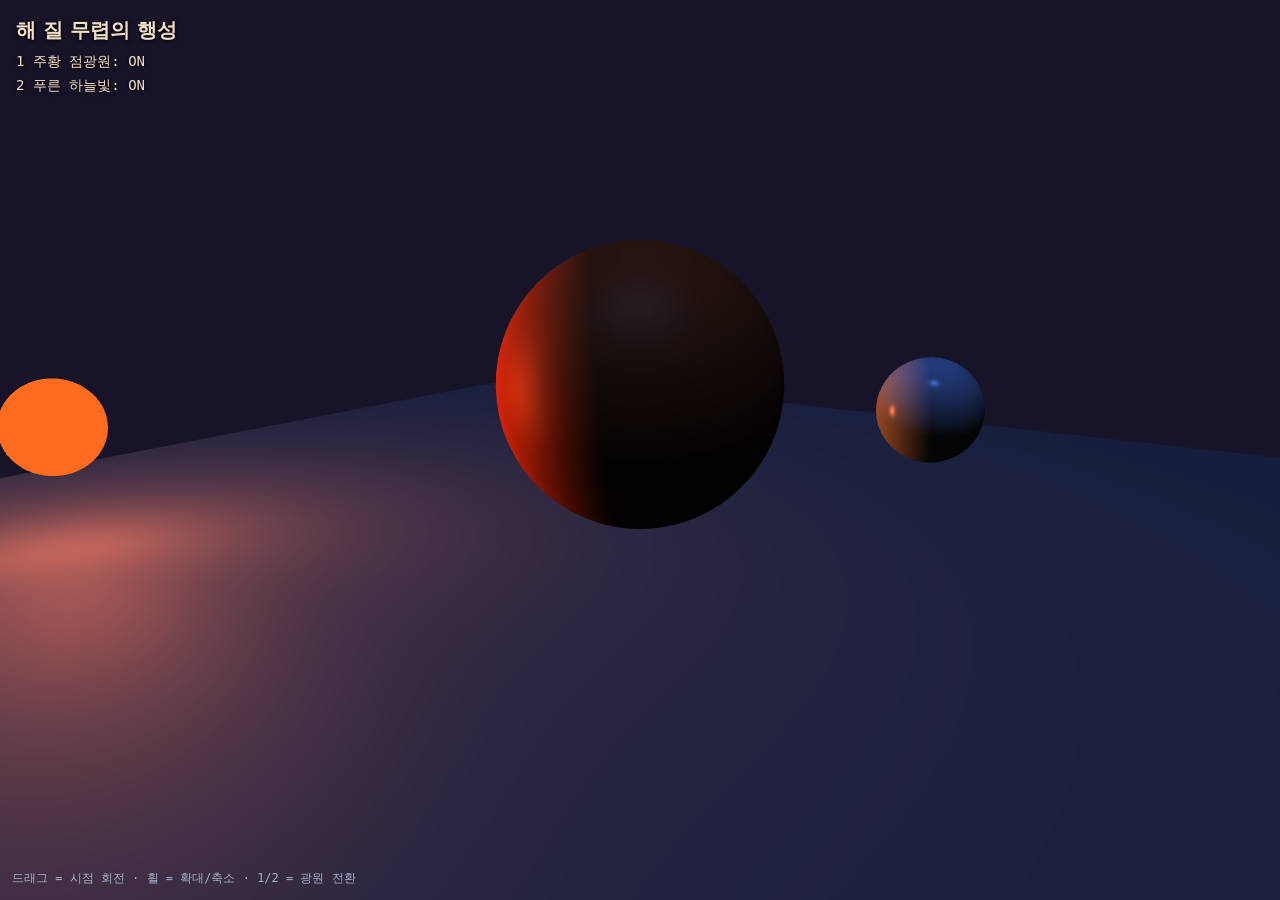
<file: week5/task2.html>
<!doctype html>
<html lang="ko">
  <head>
    <meta charset="utf-8" />
    <meta name="viewport" content="width=device-width, initial-scale=1" />
    <title>해 질 무렵의 행성</title>
    <style>
      html,
      body {
        margin: 0;
        height: 100%;
        overflow: hidden;
        background: #0b0f16;
      }
      canvas {
        display: block;
        width: 100vw;
        height: 100vh;
        touch-action: none;
      }
      #hint {
        position: fixed;
        left: 12px;
        bottom: 12px;
        margin: 0;
        color: #9fb0c8;
        font:
          12px/1.6 ui-monospace,
          Menlo,
          Consolas,
          monospace;
      }
      #sceneInfo {
        position: fixed;
        top: 16px;
        left: 16px;
        color: #f3dfc5;
        font:
          14px/1.7 ui-monospace,
          Menlo,
          Consolas,
          monospace;
        text-shadow: 0 1px 4px #000;
      }
      #sceneInfo h1 {
        margin: 0 0 6px;
        font:
          600 20px/1.4 system-ui,
          sans-serif;
      }
      #sceneInfo p {
        margin: 0;
      }
    </style>
  </head>
  <body>
    <canvas id="glcanvas"></canvas>
    <section id="sceneInfo" aria-live="polite">
      <h1>해 질 무렵의 행성</h1>
      <p>1 주황 점광원: <span id="sunState">ON</span></p>
      <p>2 푸른 하늘빛: <span id="skyState">ON</span></p>
    </section>
    <p id="hint">드래그 = 시점 회전 · 휠 = 확대/축소 · 1/2 = 광원 전환</p>

    <script>
      /* ============================================================================
   5주차 실습 1 — 해 질 무렵의 행성

   따뜻한 점광원과 푸른 방향광을 독립적으로 켜고 끄며 비교합니다.
   ============================================================================ */
      "use strict";

      /* ══════════════════════════════════════════════════════════════════════════
   1. 메시 만들기 — 위치 · 법선 · 인덱스
   ══════════════════════════════════════════════════════════════════════════ */

      // 구: 위도 seg 단계 × 경도 seg*2 단계로 잘라 삼각형을 만든다.
      // 구의 법선은 중심에서 표면으로 향하는 방향과 같으므로 위치를 정규화하면 끝난다.
      function makeSphere(seg) {
        const positions = [],
          normals = [],
          indices = [];
        for (let i = 0; i <= seg; i++) {
          const phi = (Math.PI * i) / seg; // 0(북극) ~ π(남극)
          for (let j = 0; j <= seg * 2; j++) {
            const th = (2 * Math.PI * j) / (seg * 2);
            const x = Math.sin(phi) * Math.cos(th);
            const y = Math.cos(phi);
            const z = Math.sin(phi) * Math.sin(th);
            positions.push(x, y, z);
            normals.push(x, y, z); // 반지름 1 이므로 위치 = 법선
          }
        }
        const W = seg * 2 + 1;
        for (let i = 0; i < seg; i++) {
          for (let j = 0; j < seg * 2; j++) {
            const a = i * W + j,
              b = a + W;
            indices.push(a, b, a + 1, a + 1, b, b + 1);
          }
        }
        return {
          positions: new Float32Array(positions),
          normals: new Float32Array(normals),
          indices: new Uint16Array(indices),
        };
      }

      // 바닥: y = 0 평면. 법선은 전부 위쪽 (0,1,0).
      function makePlane(size) {
        const s = size / 2;
        return {
          positions: new Float32Array([-s, 0, -s, s, 0, -s, s, 0, s, -s, 0, s]),
          normals: new Float32Array([0, 1, 0, 0, 1, 0, 0, 1, 0, 0, 1, 0]),
          indices: new Uint16Array([0, 1, 2, 0, 2, 3]),
        };
      }

      /* ══════════════════════════════════════════════════════════════════════════
   2. 버텍스 셰이더
   ══════════════════════════════════════════════════════════════════════════ */
      const VS_SOURCE = `#version 300 es

layout(location=0) in vec3 aPos;
layout(location=1) in vec3 aNormal;

uniform mat4 uModel, uView, uProj;
uniform mat3 uNormalMat;

out vec3 vWorldPos;                   // 이 픽셀이 세계 어디에 있는가
out vec3 vNormal;                     // 이 픽셀의 표면이 어디를 향하는가

void main() {
  vec4 world = uModel * vec4(aPos, 1.0);
  vWorldPos  = world.xyz;

  vNormal = uNormalMat * aNormal;

  gl_Position = uProj * uView * world;
}
`;

      /* ══════════════════════════════════════════════════════════════════════════
   3. 프래그먼트 셰이더 — 여기가 이번 주의 주무대입니다
   ══════════════════════════════════════════════════════════════════════════ */
      const FS_SOURCE = `#version 300 es
precision highp float;

in vec3 vWorldPos;
in vec3 vNormal;

uniform vec3  uBaseColor;
uniform vec3  uPointLightPos;
uniform vec3  uPointLightColor;
uniform vec3  uSkyLightDir;
uniform vec3  uSkyLightColor;
uniform vec3  uViewPos;
uniform float uShininess;
uniform float uKs;
uniform bool  uPointLightOn;
uniform bool  uSkyLightOn;
uniform bool  uEmissive;

out vec4 fragColor;

void main() {
  if (uEmissive) {                    // 광원 자신은 조명 계산을 하지 않는다
    fragColor = vec4(uBaseColor, 1.0);
    return;
  }

  vec3 N = normalize(vNormal);
  vec3 V = normalize(uViewPos - vWorldPos);
  vec3 lighting = 0.03 * uBaseColor;

  if (uPointLightOn) {
    vec3 delta = uPointLightPos - vWorldPos;
    float dist = length(delta);
    vec3 L = normalize(delta);
    float nDotL = dot(N, L);
    if (nDotL > 0.0) {
      vec3 R = reflect(-L, N);
      vec3 diffuse = nDotL * uBaseColor * uPointLightColor;
      vec3 specular = pow(max(dot(R, V), 0.0), uShininess)
                    * uPointLightColor * uKs;
      float att = 1.0 / (1.0 + 0.02 * dist * dist);
      lighting += (diffuse + specular) * att;
    }
  }

  if (uSkyLightOn) {
    vec3 L = normalize(uSkyLightDir);
    float nDotL = dot(N, L);
    if (nDotL > 0.0) {
      vec3 R = reflect(-L, N);
      vec3 diffuse = nDotL * uBaseColor * uSkyLightColor;
      vec3 specular = pow(max(dot(R, V), 0.0), uShininess)
                    * uSkyLightColor * uKs;
      lighting += diffuse + specular;
    }
  }

  fragColor = vec4(lighting, 1.0);
}
`;

      /* ══════════════════════════════════════════════════════════════════════════
   4. 4×4 행렬 도구 (열 우선)
   ══════════════════════════════════════════════════════════════════════════ */
      const Mat4 = {
        identity: function () {
          return new Float32Array([
            1, 0, 0, 0, 0, 1, 0, 0, 0, 0, 1, 0, 0, 0, 0, 1,
          ]);
        },
        multiply: function (a, b) {
          // a * b
          const o = new Float32Array(16);
          for (let c = 0; c < 4; c++) {
            for (let r = 0; r < 4; r++) {
              let s = 0;
              for (let k = 0; k < 4; k++) s += a[k * 4 + r] * b[c * 4 + k];
              o[c * 4 + r] = s;
            }
          }
          return o;
        },
        translate: function (x, y, z) {
          const m = Mat4.identity();
          m[12] = x;
          m[13] = y;
          m[14] = z;
          return m;
        },
        scale: function (x, y, z) {
          const m = Mat4.identity();
          m[0] = x;
          m[5] = y;
          m[10] = z;
          return m;
        },
        rotateY: function (r) {
          const m = Mat4.identity(),
            c = Math.cos(r),
            s = Math.sin(r);
          m[0] = c;
          m[2] = -s;
          m[8] = s;
          m[10] = c;
          return m;
        },
        perspective: function (fovy, aspect, near, far) {
          const f = 1 / Math.tan(fovy / 2),
            nf = 1 / (near - far);
          return new Float32Array([
            f / aspect,
            0,
            0,
            0,
            0,
            f,
            0,
            0,
            0,
            0,
            (far + near) * nf,
            -1,
            0,
            0,
            2 * far * near * nf,
            0,
          ]);
        },
        lookAt: function (eye, center, up) {
          let zx = eye[0] - center[0],
            zy = eye[1] - center[1],
            zz = eye[2] - center[2];
          const zl = Math.hypot(zx, zy, zz) || 1;
          zx /= zl;
          zy /= zl;
          zz /= zl;
          let xx = up[1] * zz - up[2] * zy,
            xy = up[2] * zx - up[0] * zz,
            xz = up[0] * zy - up[1] * zx;
          const xl = Math.hypot(xx, xy, xz) || 1;
          xx /= xl;
          xy /= xl;
          xz /= xl;
          const yx = zy * xz - zz * xy,
            yy = zz * xx - zx * xz,
            yz = zx * xy - zy * xx;
          return new Float32Array([
            xx,
            yx,
            zx,
            0,
            xy,
            yy,
            zy,
            0,
            xz,
            yz,
            zz,
            0,
            -(xx * eye[0] + xy * eye[1] + xz * eye[2]),
            -(yx * eye[0] + yy * eye[1] + yz * eye[2]),
            -(zx * eye[0] + zy * eye[1] + zz * eye[2]),
            1,
          ]);
        },
        // 법선 행렬 = transpose(inverse(model)) 의 좌상단 3×3
        normalFromMat4: function (m) {
          const a00 = m[0],
            a01 = m[1],
            a02 = m[2],
            a10 = m[4],
            a11 = m[5],
            a12 = m[6],
            a20 = m[8],
            a21 = m[9],
            a22 = m[10];
          const b01 = a22 * a11 - a12 * a21,
            b11 = -a22 * a10 + a12 * a20,
            b21 = a21 * a10 - a11 * a20;
          let det = a00 * b01 + a01 * b11 + a02 * b21;
          if (!det) return new Float32Array([1, 0, 0, 0, 1, 0, 0, 0, 1]);
          det = 1 / det;
          return new Float32Array([
            b01 * det,
            (-a22 * a01 + a02 * a21) * det,
            (a12 * a01 - a02 * a11) * det,
            b11 * det,
            (a22 * a00 - a02 * a20) * det,
            (-a12 * a00 + a02 * a10) * det,
            b21 * det,
            (-a21 * a00 + a01 * a20) * det,
            (a11 * a00 - a01 * a10) * det,
          ]);
        },
      };

      /* ══════════════════════════════════════════════════════════════════════════
   5. WebGL 준비
   ══════════════════════════════════════════════════════════════════════════ */
      const canvas = document.getElementById("glcanvas");
      const gl = canvas.getContext("webgl2");
      if (!gl) {
        document.body.innerHTML =
          '<p style="color:#fff;font:16px sans-serif;padding:2rem">' +
          "WebGL2 를 사용할 수 없습니다. 최신 Chrome 또는 Edge 로 열어 주세요.</p>";
        throw new Error("no webgl2");
      }

      function compileShader(type, source) {
        const s = gl.createShader(type);
        gl.shaderSource(s, source);
        gl.compileShader(s);
        if (!gl.getShaderParameter(s, gl.COMPILE_STATUS)) {
          const kind = type === gl.VERTEX_SHADER ? "버텍스" : "프래그먼트";
          throw new Error(kind + " 셰이더 오류\n" + gl.getShaderInfoLog(s));
        }
        return s;
      }
      function createProgram(vsSource, fsSource) {
        const p = gl.createProgram();
        gl.attachShader(p, compileShader(gl.VERTEX_SHADER, vsSource));
        gl.attachShader(p, compileShader(gl.FRAGMENT_SHADER, fsSource));
        gl.linkProgram(p);
        if (!gl.getProgramParameter(p, gl.LINK_STATUS)) {
          throw new Error("링크 오류\n" + gl.getProgramInfoLog(p));
        }
        return p;
      }
      const program = createProgram(VS_SOURCE, FS_SOURCE);

      // uniform 의 위치를 이름으로 한 번만 찾아 둔다
      const U = {};
      [
        "uModel",
        "uView",
        "uProj",
        "uNormalMat",
        "uBaseColor",
        "uPointLightPos",
        "uPointLightColor",
        "uSkyLightDir",
        "uSkyLightColor",
        "uViewPos",
        "uShininess",
        "uKs",
        "uPointLightOn",
        "uSkyLightOn",
        "uEmissive",
      ].forEach(function (n) {
        U[n] = gl.getUniformLocation(program, n);
      });

      function createMesh(mesh) {
        const vao = gl.createVertexArray();
        gl.bindVertexArray(vao);
        function attribute(data, location, size) {
          const buf = gl.createBuffer();
          gl.bindBuffer(gl.ARRAY_BUFFER, buf);
          gl.bufferData(gl.ARRAY_BUFFER, data, gl.STATIC_DRAW);
          gl.enableVertexAttribArray(location);
          gl.vertexAttribPointer(location, size, gl.FLOAT, false, 0, 0);
        }
        attribute(mesh.positions, 0, 3); // location 0 ← aPos
        attribute(mesh.normals, 1, 3); // location 1 ← aNormal
        const ibo = gl.createBuffer();
        gl.bindBuffer(gl.ELEMENT_ARRAY_BUFFER, ibo);
        gl.bufferData(gl.ELEMENT_ARRAY_BUFFER, mesh.indices, gl.STATIC_DRAW);
        gl.bindVertexArray(null);
        return { vao: vao, count: mesh.indices.length };
      }

      const sphere = createMesh(makeSphere(32));
      const plane = createMesh(makePlane(16));

      gl.enable(gl.DEPTH_TEST);

      /* ══════════════════════════════════════════════════════════════════════════
   6. 마우스로 도는 카메라
   ══════════════════════════════════════════════════════════════════════════ */
      const cam = { yaw: 0.6, pitch: 0.22, dist: 10 }; // 낮은 눈높이에서 지평선 쪽 해를 함께 보도록
      let dragging = false,
        lastX = 0,
        lastY = 0;
      let pointLightOn = true;
      let skyLightOn = true;
      const sunState = document.getElementById("sunState");
      const skyState = document.getElementById("skyState");

      function updateLightStatus() {
        sunState.textContent = pointLightOn ? "ON" : "OFF";
        skyState.textContent = skyLightOn ? "ON" : "OFF";
      }

      window.addEventListener("keydown", function (e) {
        if (e.key === "1") pointLightOn = !pointLightOn;
        else if (e.key === "2") skyLightOn = !skyLightOn;
        else return;
        updateLightStatus();
      });

      canvas.addEventListener("pointerdown", function (e) {
        dragging = true;
        lastX = e.clientX;
        lastY = e.clientY;
        canvas.setPointerCapture(e.pointerId);
      });
      canvas.addEventListener("pointermove", function (e) {
        if (!dragging) return;
        cam.yaw += (e.clientX - lastX) * 0.008;
        cam.pitch += (e.clientY - lastY) * 0.006;
        cam.pitch = Math.max(-1.3, Math.min(1.4, cam.pitch));
        lastX = e.clientX;
        lastY = e.clientY;
      });
      canvas.addEventListener("pointerup", function (e) {
        dragging = false;
        canvas.releasePointerCapture(e.pointerId);
      });
      canvas.addEventListener(
        "wheel",
        function (e) {
          e.preventDefault();
          cam.dist = Math.max(
            3,
            Math.min(40, cam.dist * (1 + e.deltaY * 0.001)),
          );
        },
        { passive: false },
      );

      /* ══════════════════════════════════════════════════════════════════════════
   7. 매 프레임 그린다
   ══════════════════════════════════════════════════════════════════════════ */
      const pointLightPos = [-4.5, 1.2, 3.0]; // 화면 왼쪽 지평선 근처의 낮은 해 → 물체의 왼쪽 면만 붉게 물든다
      const pointLightColor = [2.2, 0.85, 0.3]; // 멀리 있어 감쇠되므로 1보다 크게
      const skyLightDir = [0.2, 1.0, 0.3]; // 하늘 전체에서 내려오는 빛 → 윗면이 푸르게
      const skyLightColor = [0.22, 0.32, 0.6]; // 0.12~0.35는 너무 약해 켜고 꺼도 차이가 잘 안 보였다

      // 물체 하나를 그리는 함수. 모델 행렬과 재질만 바꿔 여러 번 부른다.
      function draw(mesh, model, color, shininess, ks, emissive) {
        gl.uniformMatrix4fv(U.uModel, false, model);
        gl.uniformMatrix3fv(U.uNormalMat, false, Mat4.normalFromMat4(model));
        gl.uniform3fv(U.uBaseColor, color);
        gl.uniform1f(U.uShininess, shininess);
        gl.uniform1f(U.uKs, ks);
        gl.uniform1i(U.uEmissive, emissive ? 1 : 0);
        gl.bindVertexArray(mesh.vao);
        gl.drawElements(gl.TRIANGLES, mesh.count, gl.UNSIGNED_SHORT, 0);
      }

      function render() {
        const dpr = window.devicePixelRatio || 1;
        const w = Math.floor(canvas.clientWidth * dpr);
        const h = Math.floor(canvas.clientHeight * dpr);
        if (canvas.width !== w || canvas.height !== h) {
          canvas.width = w;
          canvas.height = h;
        }
        gl.viewport(0, 0, canvas.width, canvas.height);

        gl.clearColor(0.09, 0.08, 0.16, 1.0); // 해가 진 직후의 보랏빛 하늘
        gl.clear(gl.COLOR_BUFFER_BIT | gl.DEPTH_BUFFER_BIT);

        // 카메라
        const cp = Math.cos(cam.pitch),
          sp = Math.sin(cam.pitch);
        const eye = [
          Math.sin(cam.yaw) * cp * cam.dist,
          sp * cam.dist + 1.0,
          Math.cos(cam.yaw) * cp * cam.dist,
        ];
        const view = Mat4.lookAt(eye, [0, 1.0, 0], [0, 1, 0]);
        const proj = Mat4.perspective(
          Math.PI / 4,
          canvas.width / canvas.height,
          0.1,
          200,
        );

        gl.useProgram(program); // ← uniform 을 넣기 전에 반드시 먼저!
        gl.uniformMatrix4fv(U.uView, false, view);
        gl.uniformMatrix4fv(U.uProj, false, proj);
        gl.uniform3fv(U.uPointLightPos, pointLightPos);
        gl.uniform3fv(U.uPointLightColor, pointLightColor);
        gl.uniform3fv(U.uSkyLightDir, skyLightDir);
        gl.uniform3fv(U.uSkyLightColor, skyLightColor);
        gl.uniform3fv(U.uViewPos, eye);
        gl.uniform1i(U.uPointLightOn, pointLightOn ? 1 : 0);
        gl.uniform1i(U.uSkyLightOn, skyLightOn ? 1 : 0);

        // 바닥
        draw(plane, Mat4.identity(), [0.32, 0.34, 0.4], 8, 0.12, false);

        // 행성 — 균일한 크기의 거친 암석
        let m = Mat4.multiply(Mat4.translate(0, 1.6, 0), Mat4.identity());
        m = Mat4.multiply(m, Mat4.scale(1.3, 1.3, 1.3));
        draw(sphere, m, [0.55, 0.22, 0.1], 8, 0.12, false);

        // 작은 구 — 비교를 위해 고정한 매끄러운 청회색 구
        let mm = Mat4.multiply(Mat4.translate(2.6, 1.6, -0.3), Mat4.identity());
        mm = Mat4.multiply(mm, Mat4.scale(0.42, 0.42, 0.42));
        draw(sphere, mm, [0.55, 0.65, 0.75], 96, 0.6, false);

        if (pointLightOn) {
          const lightMarker = Mat4.multiply(
            Mat4.translate(
              pointLightPos[0],
              pointLightPos[1],
              pointLightPos[2],
            ),
            Mat4.scale(0.45, 0.45, 0.45), // 지는 해로 읽히도록 크게
          );
          draw(sphere, lightMarker, [1.0, 0.42, 0.12], 1, 0.0, true);
        }

        gl.bindVertexArray(null);
        requestAnimationFrame(render);
      }
      requestAnimationFrame(render);
    </script>
  </body>
</html>
</file>
<file: week4/baseline/demo.css>
/* 강의 자료 인터랙티브 예제 공용 스타일 — 홈페이지와 같은 밝고 단정한 톤 */

/* 테마는 세 곳에서 정해진다.
   1) 강의 페이지 안에 들어가 있으면 부모의 밝은/어두운 설정 (data-theme)
   2) 단독으로 열면 OS 설정 (prefers-color-scheme)
   3) ?theme=light|dark 로 직접 지정
   그래서 밝은 값을 기본으로 두고, 어두운 값을 두 조건에 각각 다시 적어 준다. */

:root {
  --d-accent: #1f6feb;
  --d-accent-soft: #eaf1fe;
  --d-ink: #1c2430;
  --d-ink-soft: #3c4757;
  --d-muted: #64707f;
  --d-bg: #ffffff;
  --d-bg-soft: #f7f9fc;
  --d-line: #e3e8ef;
  --d-line-strong: #d3dae4;

  /* 3D 장면 — 배경과 보조선 */
  --d-canvas: #eef2f8;
  --d-grid: #cdd7e5;
  --d-axis: #7d8b9e;
  --d-ghost: #5f6b7d;
  --d-hint: #97a4b5;

  /* 벡터·물체를 구분하는 색 (배경 대비에 맞춰 조정) */
  --d-vec-a: #1f6feb;
  --d-vec-b: #0b7d67;
  --d-vec-c: #d2600f;
  --d-trail: #157f6a;
}

@media (prefers-color-scheme: dark) {
  :root:not([data-theme="light"]) {
    --d-accent: #7aaeff;
    --d-accent-soft: #1b2432;
    --d-ink: #e7ecf3;
    --d-ink-soft: #cbd4e1;
    --d-muted: #9aa7b8;
    --d-bg: #1a212c;
    --d-bg-soft: #161c26;
    --d-line: #2c3542;
    --d-line-strong: #3a4553;
  
    /* 3D 장면 — 배경과 보조선 */
    --d-canvas: #0a0d14;
    --d-grid: #242e42;
    --d-axis: #57667f;
    --d-ghost: #8c93a6;
    --d-hint: #59647a;
  
    /* 벡터·물체를 구분하는 색 (배경 대비에 맞춰 조정) */
    --d-vec-a: #5ca8fa;
    --d-vec-b: #33b88c;
    --d-vec-c: #ff8c4d;
    --d-trail: #38705f;
  }
}

:root[data-theme="dark"] {
  --d-accent: #7aaeff;
  --d-accent-soft: #1b2432;
  --d-ink: #e7ecf3;
  --d-ink-soft: #cbd4e1;
  --d-muted: #9aa7b8;
  --d-bg: #1a212c;
  --d-bg-soft: #161c26;
  --d-line: #2c3542;
  --d-line-strong: #3a4553;

  /* 3D 장면 — 배경과 보조선 */
  --d-canvas: #0a0d14;
  --d-grid: #242e42;
  --d-axis: #57667f;
  --d-ghost: #8c93a6;
  --d-hint: #59647a;

  /* 벡터·물체를 구분하는 색 (배경 대비에 맞춰 조정) */
  --d-vec-a: #5ca8fa;
  --d-vec-b: #33b88c;
  --d-vec-c: #ff8c4d;
  --d-trail: #38705f;
}

* { box-sizing: border-box; }

html, body {
  margin: 0;
  padding: 0;
  background: var(--d-bg);
  color: var(--d-ink-soft);
  font: 13px/1.6 -apple-system, BlinkMacSystemFont, "Segoe UI", "Noto Sans KR",
        "Malgun Gothic", Roboto, sans-serif;
}

.wrap {
  display: grid;
  grid-template-columns: 1fr 15rem;
  gap: 0;
  height: 100vh;
}

.stage {
  position: relative;
  display: flex;
  align-items: center;
  justify-content: center;
  min-width: 0;
  background: var(--d-bg-soft);
  overflow: hidden;
}

.stage canvas {
  display: block;
  max-width: 100%;
  max-height: 100%;
}

.readout {
  position: absolute;
  top: 8px;
  left: 8px;
  padding: 5px 9px;
  border: 1px solid var(--d-line-strong);
  border-radius: 6px;
  background: color-mix(in srgb, var(--d-bg) 88%, transparent);
  color: var(--d-ink);
  font-family: ui-monospace, SFMono-Regular, Menlo, Consolas, monospace;
  font-size: 11px;
  line-height: 1.6;
  white-space: pre;
  pointer-events: none;
}

.panel {
  padding: 12px 13px 16px;
  border-left: 1px solid var(--d-line);
  background: var(--d-bg);
  overflow-y: auto;
}

.panel h1 {
  margin: 0 0 2px;
  color: var(--d-ink);
  font-size: 13px;
  font-weight: 700;
}

.panel .sub {
  margin: 0 0 12px;
  color: var(--d-muted);
  font-size: 11px;
  line-height: 1.5;
}

.ctl { margin-bottom: 11px; }

.ctl label {
  display: flex;
  justify-content: space-between;
  align-items: baseline;
  gap: 6px;
  margin-bottom: 3px;
  color: var(--d-ink);
  font-size: 11.5px;
  font-weight: 600;
}

.ctl label .val {
  color: var(--d-accent);
  font-family: ui-monospace, SFMono-Regular, Menlo, Consolas, monospace;
  font-size: 11px;
  font-weight: 700;
}

.ctl input[type="range"] {
  width: 100%;
  height: 18px;
  margin: 0;
  accent-color: var(--d-accent);
  cursor: pointer;
}

.ctl select {
  width: 100%;
  padding: 4px 6px;
  border: 1px solid var(--d-line-strong);
  border-radius: 5px;
  background: var(--d-bg);
  color: var(--d-ink);
  font: inherit;
  font-size: 11.5px;
}

.ctl.check label {
  justify-content: flex-start;
  cursor: pointer;
}

.ctl.check input { accent-color: var(--d-accent); margin: 0 6px 0 0; }

.ctl .hint {
  margin-top: 2px;
  color: var(--d-muted);
  font-size: 10.5px;
  line-height: 1.5;
}

.note {
  margin-top: 12px;
  padding: 8px 9px;
  border: 1px solid var(--d-line);
  border-left: 2px solid var(--d-accent);
  border-radius: 5px;
  background: var(--d-bg-soft);
  color: var(--d-ink-soft);
  font-size: 11px;
  line-height: 1.6;
}

.note b { color: var(--d-ink); }

.btn {
  width: 100%;
  padding: 6px 8px;
  margin-bottom: 11px;
  border: 1px solid var(--d-line-strong);
  border-radius: 5px;
  background: var(--d-bg);
  color: var(--d-ink);
  font: inherit;
  font-size: 11.5px;
  font-weight: 600;
  cursor: pointer;
}

.btn:hover { border-color: var(--d-accent); color: var(--d-accent); }

.err {
  padding: 12px;
  color: #b4232a;
  font-family: ui-monospace, monospace;
  font-size: 11px;
  white-space: pre-wrap;
}

/* 성분 직접 입력 패널 — 슬라이더 대신 x, y, z 를 그대로 넣는다 */

.ctl[hidden] { display: none !important; }   /* .ctl 의 display 규칙보다 우선하도록 */

.comp { display: none; margin: 2px 0 12px; }
.comp.on { display: block; }

.comp-row {
  display: flex;
  align-items: center;
  gap: 5px;
  margin-bottom: 5px;
}

.comp-row > span {
  flex: 0 0 1.15rem;
  color: var(--d-ink);
  font-size: 11.5px;
  font-weight: 700;
}

.comp input {
  flex: 1 1 0;
  min-width: 0;
  padding: 4px 5px;
  border: 1px solid var(--d-line-strong);
  border-radius: 5px;
  background: var(--d-bg);
  color: var(--d-accent);
  font-family: ui-monospace, Menlo, Consolas, monospace;
  font-size: 11.5px;
  font-weight: 600;
  text-align: center;
}

.comp input:focus { outline: none; border-color: var(--d-accent); }
.comp input.bad { border-color: #b4232a; color: #b4232a; }

.comp-hint {
  margin-top: 3px;
  color: var(--d-muted);
  font-size: 10.5px;
  line-height: 1.55;
}

@media (max-width: 620px) {
  .wrap { grid-template-columns: 1fr; grid-template-rows: 1fr auto; }
  .panel { border-left: 0; border-top: 1px solid var(--d-line); max-height: 46vh; }
}
</file>
<file: week4/improved/demo.css>
/* 강의 자료 인터랙티브 예제 공용 스타일 — 홈페이지와 같은 밝고 단정한 톤 */

/* 테마는 세 곳에서 정해진다.
   1) 강의 페이지 안에 들어가 있으면 부모의 밝은/어두운 설정 (data-theme)
   2) 단독으로 열면 OS 설정 (prefers-color-scheme)
   3) ?theme=light|dark 로 직접 지정
   그래서 밝은 값을 기본으로 두고, 어두운 값을 두 조건에 각각 다시 적어 준다. */

:root {
  --d-accent: #1f6feb;
  --d-accent-soft: #eaf1fe;
  --d-ink: #1c2430;
  --d-ink-soft: #3c4757;
  --d-muted: #64707f;
  --d-bg: #ffffff;
  --d-bg-soft: #f7f9fc;
  --d-line: #e3e8ef;
  --d-line-strong: #d3dae4;

  /* 3D 장면 — 배경과 보조선 */
  --d-canvas: #eef2f8;
  --d-grid: #cdd7e5;
  --d-axis: #7d8b9e;
  --d-ghost: #5f6b7d;
  --d-hint: #97a4b5;

  /* 벡터·물체를 구분하는 색 (배경 대비에 맞춰 조정) */
  --d-vec-a: #1f6feb;
  --d-vec-b: #0b7d67;
  --d-vec-c: #d2600f;
  --d-trail: #157f6a;
}

@media (prefers-color-scheme: dark) {
  :root:not([data-theme="light"]) {
    --d-accent: #7aaeff;
    --d-accent-soft: #1b2432;
    --d-ink: #e7ecf3;
    --d-ink-soft: #cbd4e1;
    --d-muted: #9aa7b8;
    --d-bg: #1a212c;
    --d-bg-soft: #161c26;
    --d-line: #2c3542;
    --d-line-strong: #3a4553;

    /* 3D 장면 — 배경과 보조선 */
    --d-canvas: #0a0d14;
    --d-grid: #242e42;
    --d-axis: #57667f;
    --d-ghost: #8c93a6;
    --d-hint: #59647a;

    /* 벡터·물체를 구분하는 색 (배경 대비에 맞춰 조정) */
    --d-vec-a: #5ca8fa;
    --d-vec-b: #33b88c;
    --d-vec-c: #ff8c4d;
    --d-trail: #38705f;
  }
}

:root[data-theme="dark"] {
  --d-accent: #7aaeff;
  --d-accent-soft: #1b2432;
  --d-ink: #e7ecf3;
  --d-ink-soft: #cbd4e1;
  --d-muted: #9aa7b8;
  --d-bg: #1a212c;
  --d-bg-soft: #161c26;
  --d-line: #2c3542;
  --d-line-strong: #3a4553;

  /* 3D 장면 — 배경과 보조선 */
  --d-canvas: #0a0d14;
  --d-grid: #242e42;
  --d-axis: #57667f;
  --d-ghost: #8c93a6;
  --d-hint: #59647a;

  /* 벡터·물체를 구분하는 색 (배경 대비에 맞춰 조정) */
  --d-vec-a: #5ca8fa;
  --d-vec-b: #33b88c;
  --d-vec-c: #ff8c4d;
  --d-trail: #38705f;
}

* {
  box-sizing: border-box;
}

html,
body {
  margin: 0;
  padding: 0;
  background: var(--d-bg);
  color: var(--d-ink-soft);
  font:
    13px/1.6 -apple-system,
    BlinkMacSystemFont,
    "Segoe UI",
    "Noto Sans KR",
    "Malgun Gothic",
    Roboto,
    sans-serif;
}

.wrap {
  display: grid;
  grid-template-columns: 1fr 15rem;
  gap: 0;
  height: 100vh;
}

.stage {
  position: relative;
  display: flex;
  align-items: center;
  justify-content: center;
  min-width: 0;
  background: var(--d-bg-soft);
  overflow: hidden;
}

.stage canvas {
  display: block;
  max-width: 100%;
  max-height: 100%;
}

.readout {
  position: absolute;
  top: 8px;
  left: 8px;
  padding: 5px 9px;
  border: 1px solid var(--d-line-strong);
  border-radius: 6px;
  background: color-mix(in srgb, var(--d-bg) 88%, transparent);
  color: var(--d-ink);
  font-family: ui-monospace, SFMono-Regular, Menlo, Consolas, monospace;
  font-size: 11px;
  line-height: 1.6;
  white-space: pre;
  pointer-events: none;
}

.panel {
  padding: 12px 13px 16px;
  border-left: 1px solid var(--d-line);
  background: var(--d-bg);
  overflow-y: auto;
}

.panel h1 {
  margin: 0 0 2px;
  color: var(--d-ink);
  font-size: 13px;
  font-weight: 700;
}

.panel .sub {
  margin: 0 0 12px;
  color: var(--d-muted);
  font-size: 11px;
  line-height: 1.5;
}

.ctl {
  margin-bottom: 11px;
}

.ctl label {
  display: flex;
  justify-content: space-between;
  align-items: baseline;
  gap: 6px;
  margin-bottom: 3px;
  color: var(--d-ink);
  font-size: 11.5px;
  font-weight: 600;
}

.ctl label .val {
  color: var(--d-accent);
  font-family: ui-monospace, SFMono-Regular, Menlo, Consolas, monospace;
  font-size: 11px;
  font-weight: 700;
}

.ctl input[type="range"] {
  width: 100%;
  height: 18px;
  margin: 0;
  accent-color: var(--d-accent);
  cursor: pointer;
}

.ctl select {
  width: 100%;
  padding: 4px 6px;
  border: 1px solid var(--d-line-strong);
  border-radius: 5px;
  background: var(--d-bg);
  color: var(--d-ink);
  font: inherit;
  font-size: 11.5px;
}

.ctl.check label {
  justify-content: flex-start;
  cursor: pointer;
}

.ctl.check input {
  accent-color: var(--d-accent);
  margin: 0 6px 0 0;
}

.ctl .hint {
  margin-top: 2px;
  color: var(--d-muted);
  font-size: 10.5px;
  line-height: 1.5;
}

.note {
  margin-top: 12px;
  padding: 8px 9px;
  border: 1px solid var(--d-line);
  border-left: 2px solid var(--d-accent);
  border-radius: 5px;
  background: var(--d-bg-soft);
  color: var(--d-ink-soft);
  font-size: 11px;
  line-height: 1.6;
}

.note b {
  color: var(--d-ink);
}

.btn {
  width: 100%;
  padding: 6px 8px;
  margin-bottom: 11px;
  border: 1px solid var(--d-line-strong);
  border-radius: 5px;
  background: var(--d-bg);
  color: var(--d-ink);
  font: inherit;
  font-size: 11.5px;
  font-weight: 600;
  cursor: pointer;
}

.btn:hover {
  border-color: var(--d-accent);
  color: var(--d-accent);
}

.err {
  padding: 12px;
  color: #b4232a;
  font-family: ui-monospace, monospace;
  font-size: 11px;
  white-space: pre-wrap;
}

/* 성분 직접 입력 패널 — 슬라이더 대신 x, y, z 를 그대로 넣는다 */

.ctl[hidden] {
  display: none !important;
} /* .ctl 의 display 규칙보다 우선하도록 */

.comp {
  display: none;
  margin: 2px 0 12px;
}
.comp.on {
  display: block;
}

.comp-row {
  display: flex;
  align-items: center;
  gap: 5px;
  margin-bottom: 5px;
}

.comp-row > span {
  flex: 0 0 1.15rem;
  color: var(--d-ink);
  font-size: 11.5px;
  font-weight: 700;
}

.comp input {
  flex: 1 1 0;
  min-width: 0;
  padding: 4px 5px;
  border: 1px solid var(--d-line-strong);
  border-radius: 5px;
  background: var(--d-bg);
  color: var(--d-accent);
  font-family: ui-monospace, Menlo, Consolas, monospace;
  font-size: 11.5px;
  font-weight: 600;
  text-align: center;
}

.comp input:focus {
  outline: none;
  border-color: var(--d-accent);
}
.comp input.bad {
  border-color: #b4232a;
  color: #b4232a;
}

.comp-hint {
  margin-top: 3px;
  color: var(--d-muted);
  font-size: 10.5px;
  line-height: 1.55;
}

@media (max-width: 620px) {
  .wrap {
    grid-template-columns: 1fr;
    grid-template-rows: 1fr auto;
  }
  .panel {
    border-left: 0;
    border-top: 1px solid var(--d-line);
    max-height: 46vh;
  }
}
</file>
